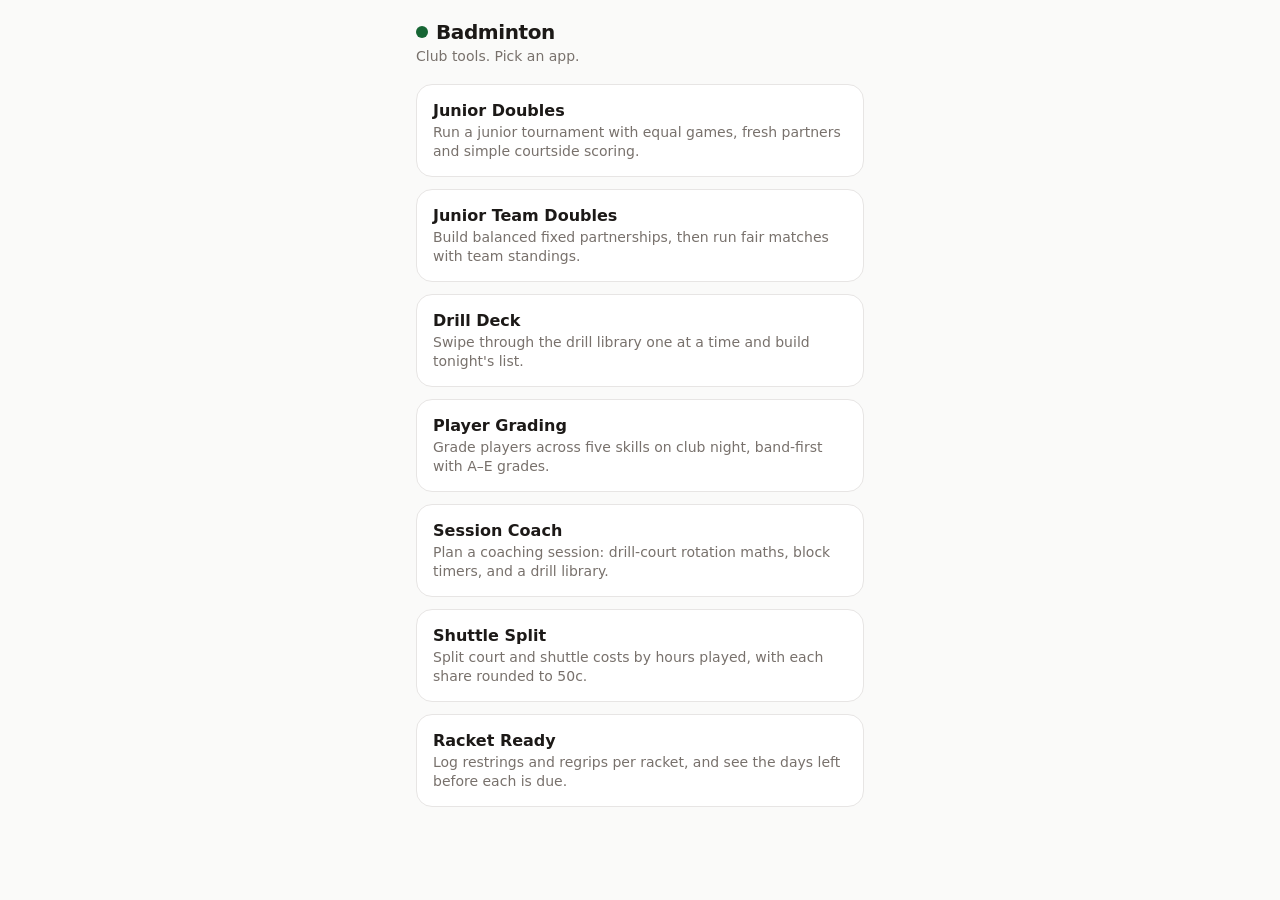
<file: index.html>
<!DOCTYPE html>
<html lang="en">
<head>
<meta charset="UTF-8">
<meta name="viewport" content="width=device-width, initial-scale=1, viewport-fit=cover">
<meta name="theme-color" content="#166534">
<meta name="robots" content="noindex">
<link rel="icon" href="data:image/svg+xml,%3Csvg xmlns='http://www.w3.org/2000/svg' viewBox='0 0 64 64'%3E%3Crect width='64' height='64' rx='14' fill='%23166534'/%3E%3Cpath d='M26 40 L15 12 Q32 4 49 12 L38 40 Q32 43 26 40 Z' fill='white'/%3E%3Cpath d='M29 39 L24 9 M35 39 L40 9' stroke='%23166534' stroke-width='3' fill='none'/%3E%3Crect x='24' y='44' width='16' height='11' rx='5.5' fill='white'/%3E%3C/svg%3E">
<title>Badminton</title>
<style>
  :root {
    --accent: #166534;
    --bg: #fafaf9;
    --line: #e7e5e4;
    --ink: #1c1917;
    --mut: #78716c;
  }
  * { box-sizing: border-box; -webkit-tap-highlight-color: transparent; }
  html, body { margin: 0; padding: 0; }
  body {
    background: var(--bg); color: var(--ink);
    font-family: ui-sans-serif, system-ui, -apple-system, "Segoe UI", Roboto, sans-serif;
  }
  .wrap { max-width: 480px; margin: 0 auto; padding: 20px 16px; }
  h1 { font-size: 20px; font-weight: 700; letter-spacing: -0.02em; margin: 0 0 4px; display: flex; align-items: center; gap: 8px; }
  h1 .dot { width: 12px; height: 12px; border-radius: 50%; background: var(--accent); }
  .sub { margin: 0 0 20px; font-size: 14px; color: var(--mut); }
  a.app { display: block; border: 1px solid var(--line); background: #fff; border-radius: 16px; padding: 16px; margin-bottom: 12px; text-decoration: none; color: inherit; }
  a.app:active { background: #f5f5f4; }
  a.app b { display: block; font-size: 16px; font-weight: 600; margin-bottom: 2px; }
  a.app span { font-size: 14px; color: var(--mut); }
</style>
</head>
<body>
<div class="wrap">
  <h1><span class="dot"></span>Badminton</h1>
  <p class="sub">Club tools. Pick an app.</p>

  <a class="app" href="tournament/">
    <b>Junior Doubles</b>
    <span>Run a junior tournament with equal games, fresh partners and simple courtside scoring.</span>
  </a>

  <a class="app" href="team-tournament/">
    <b>Junior Team Doubles</b>
    <span>Build balanced fixed partnerships, then run fair matches with team standings.</span>
  </a>

  <a class="app" href="drills/">
    <b>Drill Deck</b>
    <span>Swipe through the drill library one at a time and build tonight's list.</span>
  </a>

  <a class="app" href="grading/">
    <b>Player Grading</b>
    <span>Grade players across five skills on club night, band-first with A–E grades.</span>
  </a>

  <a class="app" href="coach/">
    <b>Session Coach</b>
    <span>Plan a coaching session: drill-court rotation maths, block timers, and a drill library.</span>
  </a>

  <a class="app" href="costs/">
    <b>Shuttle Split</b>
    <span>Split court and shuttle costs by hours played, with each share rounded to 50c.</span>
  </a>

  <a class="app" href="gear/">
    <b>Racket Ready</b>
    <span>Log restrings and regrips per racket, and see the days left before each is due.</span>
  </a>
</div>
</body>
</html>
</file>
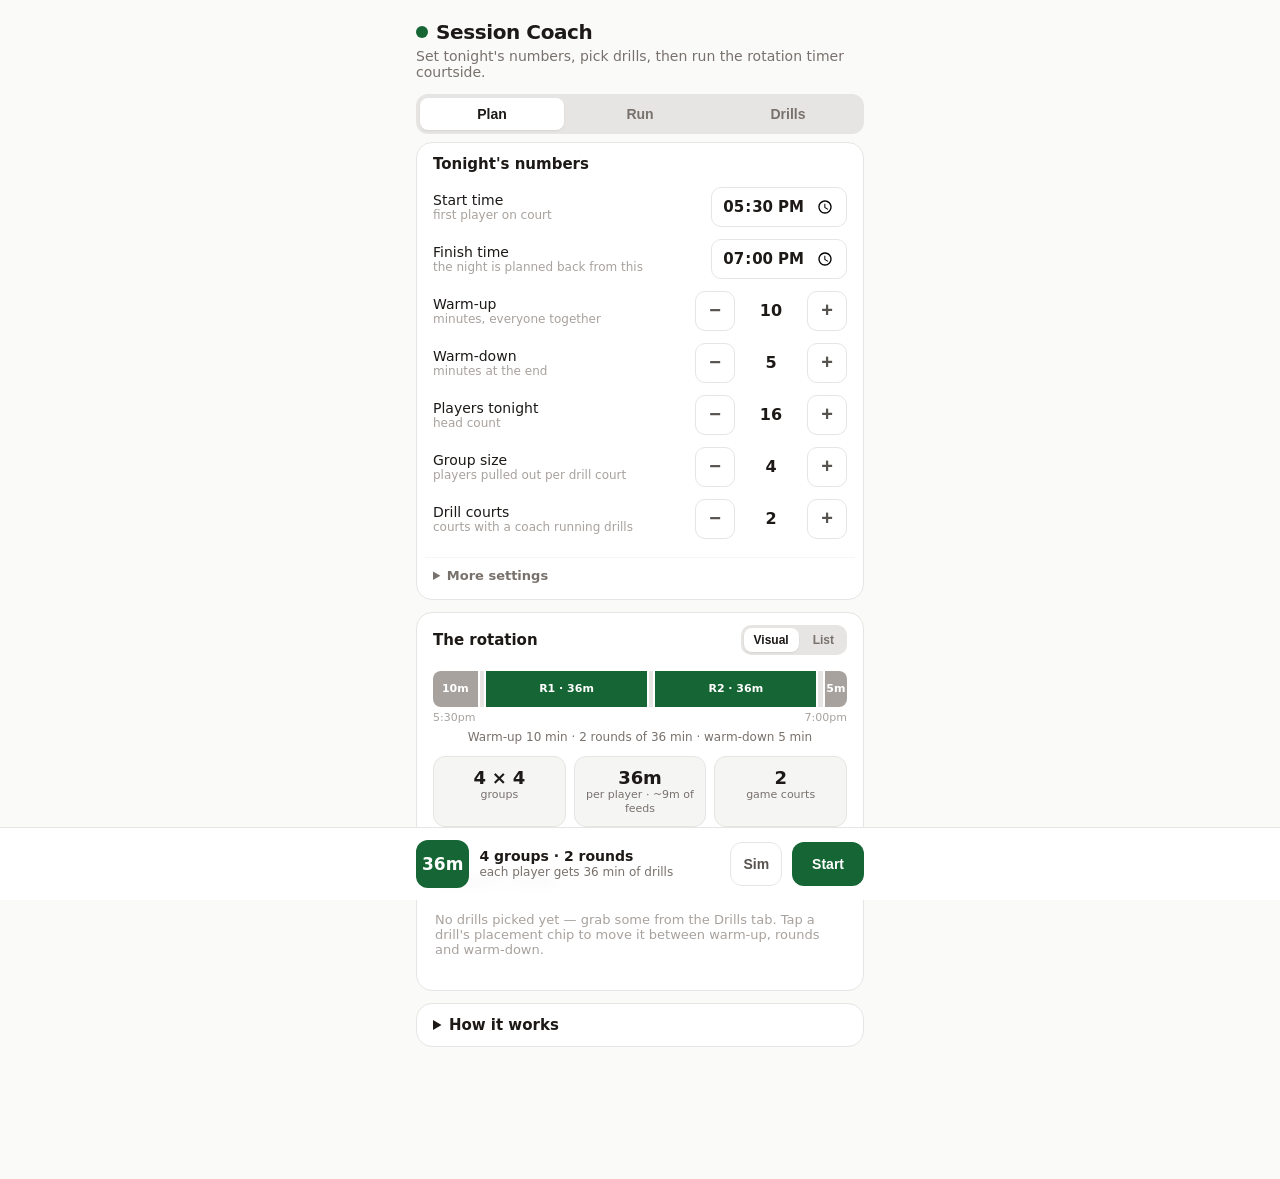
<file: coach/index.html>
<!DOCTYPE html>
<html lang="en">
<head>
<meta charset="UTF-8">
<meta name="viewport" content="width=device-width, initial-scale=1, viewport-fit=cover">
<meta name="theme-color" content="#166534">
<meta name="robots" content="noindex">
<meta name="apple-mobile-web-app-capable" content="yes">
<meta name="mobile-web-app-capable" content="yes">
<meta name="apple-mobile-web-app-title" content="Coach">
<link rel="icon" href="data:image/svg+xml,%3Csvg xmlns='http://www.w3.org/2000/svg' viewBox='0 0 64 64'%3E%3Crect width='64' height='64' rx='14' fill='%23166534'/%3E%3Cpath d='M26 40 L15 12 Q32 4 49 12 L38 40 Q32 43 26 40 Z' fill='white'/%3E%3Cpath d='M29 39 L24 9 M35 39 L40 9' stroke='%23166534' stroke-width='3' fill='none'/%3E%3Crect x='24' y='44' width='16' height='11' rx='5.5' fill='white'/%3E%3C/svg%3E">
<title>Session Coach</title>
<style>
  :root {
    --accent: #166534;
    --bg: #fafaf9;
    --card: #ffffff;
    --line: #e7e5e4;
    --ink: #1c1917;
    --mut: #78716c;
    --faint: #f5f5f4;
  }
  * { box-sizing: border-box; -webkit-tap-highlight-color: transparent; }
  html, body { margin: 0; padding: 0; }
  body {
    background: var(--bg); color: var(--ink);
    font-family: ui-sans-serif, system-ui, -apple-system, "Segoe UI", Roboto, sans-serif;
    padding-bottom: calc(120px + env(safe-area-inset-bottom));
  }
  .wrap { max-width: 480px; margin: 0 auto; }
  header { padding: 20px 16px 8px; }
  h1 { font-size: 20px; font-weight: 700; letter-spacing: -0.02em; margin: 0; display: flex; align-items: center; gap: 8px; }
  h1 .dot { width: 12px; height: 12px; border-radius: 50%; background: var(--accent); }
  header p { margin: 4px 0 0; font-size: 14px; color: var(--mut); }
  .tabs { position: sticky; top: 0; z-index: 10; background: var(--bg); padding: 6px 16px 8px; }
  .tabrow { display: grid; grid-template-columns: 1fr 1fr 1fr; gap: 4px; background: #e7e5e4; border-radius: 12px; padding: 4px; }
  .tabrow button { border: 0; background: transparent; padding: 8px; border-radius: 8px; font-size: 14px; font-weight: 600; color: var(--mut); cursor: pointer; }
  .tabrow button.on { background: #fff; color: var(--ink); box-shadow: 0 1px 2px rgba(0,0,0,.08); }
  main { padding: 0 16px; }
  .card { border: 1px solid var(--line); background: var(--card); border-radius: 16px; margin-bottom: 12px; overflow: hidden; }
  .card h2 { font-size: 15px; font-weight: 600; margin: 0; padding: 12px 16px 4px; }
  .steps { padding: 4px 8px 8px; }
  .step { display: flex; align-items: center; gap: 8px; padding: 6px 8px; }
  .step .lab { flex: 1; font-size: 14px; }
  .step .lab small { display: block; font-size: 12px; color: #a8a29e; }
  .step .pm, .runplayers .pm { width: 40px; height: 40px; border: 1px solid var(--line); background: #fff; border-radius: 10px; font-size: 20px; font-weight: 600; color: #57534e; cursor: pointer; }
  .step .pm:active, .runplayers .pm:active { background: var(--faint); }
  .step .val { width: 56px; text-align: center; font-size: 16px; font-weight: 700; font-variant-numeric: tabular-nums; }
  .step input[type="time"] { border: 1px solid var(--line); background: #fff; border-radius: 10px; padding: 8px 10px; font: inherit; font-size: 15px; font-weight: 700; color: var(--ink); }
  .seg { display: flex; gap: 4px; background: #e7e5e4; border-radius: 10px; padding: 3px; flex: 0 0 auto; }
  .step.stack { flex-direction: column; align-items: stretch; gap: 6px; }
  .step.stack .seg button { flex: 1; }
  .seg button { border: 0; background: transparent; padding: 8px 12px; border-radius: 8px; font-size: 13px; font-weight: 600; color: var(--mut); cursor: pointer; white-space: nowrap; }
  .seg button.on { background: #fff; color: var(--ink); box-shadow: 0 1px 2px rgba(0,0,0,.08); }
  details.more { border-top: 1px solid var(--faint); margin: 4px 8px 8px; padding: 0 0 2px; }
  details.more summary { cursor: pointer; font-size: 13px; font-weight: 600; color: var(--mut); padding: 10px 8px 6px; list-style-position: inside; }
  details.guide summary { cursor: pointer; font-size: 15px; font-weight: 600; padding: 12px 16px; }
  .gbody { padding: 0 16px 14px; font-size: 14px; line-height: 1.45; color: #44403c; }
  .gbody h3 { font-size: 12px; text-transform: uppercase; letter-spacing: .04em; color: #a8a29e; margin: 12px 0 2px; font-weight: 700; }
  .gbody p { margin: 4px 0; }
  .gbody ol { margin: 4px 0 10px; padding-left: 20px; }
  .gbody ol li { margin: 0 0 8px; }
  details.fine { border-top: 1px solid var(--faint); margin-top: 8px; }
  details.fine summary { cursor: pointer; font-size: 13px; font-weight: 600; color: var(--mut); padding: 8px 0 4px; }
  .cardhead { display: flex; align-items: center; justify-content: space-between; padding: 12px 16px 0; }
  .cardhead h2 { padding: 0; }
  .seg.mini button { padding: 5px 10px; font-size: 12px; }
  .tl { display: flex; gap: 2px; border-radius: 8px; overflow: hidden; margin: 12px 0 4px; height: 36px; }
  .tl .sg { display: flex; align-items: center; justify-content: center; font-size: 11px; font-weight: 700; color: #fff; overflow: hidden; white-space: nowrap; }
  .tl .sg.warm, .tl .sg.down { background: #a8a29e; }
  .tl .sg.round { background: var(--accent); }
  .tl .sg.brk { background: #e7e5e4; }
  .tlx { display: flex; justify-content: space-between; font-size: 11px; color: #a8a29e; margin-bottom: 6px; }
  .tlcap { font-size: 12px; color: var(--mut); margin: 0 0 12px; text-align: center; }
  .tiles { display: grid; grid-template-columns: repeat(3, 1fr); gap: 8px; margin: 0 0 6px; }
  .tile { border: 1px solid var(--line); border-radius: 12px; padding: 10px 8px; text-align: center; background: var(--faint); }
  .tile b { display: block; font-size: 18px; font-weight: 700; letter-spacing: -0.01em; }
  .tile small { font-size: 11px; color: var(--mut); line-height: 1.3; display: block; }
  .summary { padding: 4px 16px 14px; }
  .summary .row { display: grid; grid-template-columns: 96px 1fr; gap: 10px; padding: 5px 0; font-size: 14px; }
  .summary .row span { color: var(--mut); }
  .summary .row b { font-weight: 600; line-height: 1.35; }
  .summary .warn { margin-top: 8px; font-size: 13px; color: #b45309; background: #fffbeb; border: 1px solid #fde68a; border-radius: 10px; padding: 8px 10px; }
  .summary .bad { color: #dc2626; background: #fef2f2; border-color: #fecaca; }
  .tonight { padding: 4px 12px 12px; }
  .theader { font-size: 12px; font-weight: 700; text-transform: uppercase; letter-spacing: .04em; color: #a8a29e; margin: 10px 6px 6px; }
  .twrap { border: 1px solid var(--line); border-radius: 12px; margin-bottom: 6px; background: #fff; overflow: hidden; }
  .titem { display: flex; align-items: center; gap: 6px; padding: 8px 10px; }
  .titem .place { flex: 0 0 auto; width: 56px; border: 1px solid var(--line); background: var(--faint); color: #57534e; border-radius: 8px; padding: 7px 0; font-size: 11px; font-weight: 700; cursor: pointer; }
  .titem .n { flex: 1; min-width: 0; font-size: 14px; font-weight: 500; white-space: nowrap; overflow: hidden; text-overflow: ellipsis; cursor: pointer; }
  .titem .n small { display: block; font-weight: 400; font-size: 12px; color: #a8a29e; }
  .titem button.mv, .titem button.x { width: 34px; height: 34px; border: 1px solid var(--line); background: #fff; border-radius: 8px; color: #57534e; font-size: 14px; cursor: pointer; flex: 0 0 auto; }
  .titem button.x { color: #dc2626; border-color: #fecaca; }
  .placerow { border-top: 1px solid var(--faint); padding: 8px 10px; }
  .placerow .seg button { flex: 1; }
  .thint { font-size: 13px; color: #a8a29e; padding: 0 6px 8px; }
  .chips { display: flex; gap: 6px; overflow-x: auto; padding: 2px 0 10px; scrollbar-width: none; }
  .chips::-webkit-scrollbar { display: none; }
  .chips button { flex: 0 0 auto; border: 1px solid var(--line); background: #fff; color: var(--mut); border-radius: 999px; padding: 6px 12px; font-size: 13px; font-weight: 600; cursor: pointer; white-space: nowrap; }
  .chips button.on { background: var(--ink); border-color: var(--ink); color: #fff; }
  .drill { border: 1px solid var(--line); background: #fff; border-radius: 16px; margin-bottom: 10px; overflow: hidden; }
  .dhead { display: flex; align-items: center; gap: 10px; padding: 12px; cursor: pointer; }
  .dhead .n { flex: 1; min-width: 0; }
  .dhead .n b { display: block; font-size: 15px; font-weight: 600; }
  .dhead .n small { font-size: 12px; color: #a8a29e; }
  .dhead .add { flex: 0 0 auto; border: 1px solid var(--line); background: #fff; color: #57534e; border-radius: 999px; padding: 7px 12px; font-size: 13px; font-weight: 600; cursor: pointer; }
  .dhead .add.in { background: var(--accent); border-color: var(--accent); color: #fff; }
  .dbody { border-top: 1px solid var(--faint); padding: 10px 14px 14px; font-size: 14px; line-height: 1.4; color: #44403c; }
  .dbody .sec { margin-top: 8px; }
  .dbody .sec b { display: block; font-size: 12px; text-transform: uppercase; letter-spacing: .04em; color: #a8a29e; margin-bottom: 2px; font-weight: 700; }
  .dbody ul { margin: 2px 0 0; padding-left: 18px; }
  .dbody li { margin: 2px 0; }
  .lv { display: inline-flex; gap: 4px; margin-left: 6px; vertical-align: 1px; }
  .lv i { font-style: normal; font-size: 10px; font-weight: 700; color: #fff; background: #a8a29e; border-radius: 4px; padding: 1px 4px; }
  .lv i.B { background: #0369a1; } .lv i.I { background: #b45309; } .lv i.S { background: #15803d; }
  .runcard { border: 1px solid var(--line); background: #fff; border-radius: 20px; padding: 20px 16px; text-align: center; margin-bottom: 12px; }
  .runcard .blab { font-size: 16px; font-weight: 700; }
  .runcard .bsub { font-size: 13px; color: var(--mut); margin-top: 2px; }
  .bigtime { font-size: 72px; font-weight: 700; letter-spacing: -0.03em; font-variant-numeric: tabular-nums; line-height: 1.1; margin: 8px 0 4px; }
  .bigtime.paused { color: #a8a29e; }
  .bigtime.low { color: #b45309; }
  .bigtime.over { color: #dc2626; }
  .bprog { font-size: 13px; color: #a8a29e; }
  .overhint { margin-top: 8px; font-size: 13px; font-weight: 600; color: #dc2626; }
  .nextup { font-size: 13px; color: var(--mut); border-top: 1px solid var(--faint); margin-top: 12px; padding-top: 10px; }
  .nextup b { font-weight: 600; color: #44403c; }
  .cutbtn { display: block; width: 100%; border: 1px solid var(--line); background: #fff; color: #57534e; border-radius: 12px; padding: 12px; font-size: 14px; font-weight: 600; margin-bottom: 12px; }
  .runplayers { display: flex; align-items: center; gap: 10px; border: 1px solid var(--line); background: #fff; border-radius: 12px; padding: 8px 12px; margin-bottom: 12px; font-size: 14px; }
  .runplayers .rl { flex: 1; color: #57534e; font-weight: 600; }
  .runplayers b { min-width: 32px; text-align: center; font-size: 16px; font-variant-numeric: tabular-nums; }
  .endbtn { display: block; width: 100%; border-radius: 12px; padding: 12px; margin-bottom: 12px; color: #dc2626; border-color: #fecaca; }
  .upcard { border: 1px solid var(--line); background: #fff; border-radius: 16px; margin-bottom: 12px; padding: 6px 14px 10px; }
  .upcard h3 { font-size: 12px; text-transform: uppercase; letter-spacing: .04em; color: #a8a29e; margin: 8px 0 4px; font-weight: 700; }
  .up { display: flex; gap: 8px; padding: 5px 0; font-size: 13px; align-items: baseline; border-top: 1px solid var(--faint); }
  .up:first-of-type { border-top: 0; }
  .up .ut { color: #a8a29e; min-width: 56px; font-variant-numeric: tabular-nums; }
  .up .ul { flex: 1; color: #44403c; font-weight: 500; }
  .up .um { color: #a8a29e; }
  .up.brk .ul { color: #a8a29e; font-weight: 400; }
  .empty { margin-top: 24px; border: 1px dashed #d6d3d1; background: #fff; border-radius: 16px; padding: 40px 16px; text-align: center; }
  .empty p { margin: 0; }
  .empty .b { font-weight: 600; color: #57534e; }
  .empty .s { font-size: 14px; color: #a8a29e; margin-top: 4px; }
  .barwrap { position: fixed; left: 0; right: 0; bottom: 0; z-index: 20; border-top: 1px solid var(--line); background: rgba(255,255,255,.96); backdrop-filter: blur(6px); padding-bottom: env(safe-area-inset-bottom); }
  .bar { max-width: 480px; margin: 0 auto; display: flex; align-items: center; gap: 10px; padding: 12px 16px; }
  .gchip { min-width: 48px; height: 48px; border-radius: 12px; color: #fff; font-size: 17px; font-weight: 700; display: flex; align-items: center; justify-content: center; flex: 0 0 auto; background: #d6d3d1; padding: 0 6px; font-variant-numeric: tabular-nums; }
  .meta { line-height: 1.2; flex: 1; min-width: 0; }
  .meta .l1 { font-size: 14px; font-weight: 600; white-space: nowrap; overflow: hidden; text-overflow: ellipsis; }
  .meta .l2 { font-size: 12px; color: var(--mut); white-space: nowrap; overflow: hidden; text-overflow: ellipsis; }
  .btn { border: 0; border-radius: 12px; font-weight: 700; cursor: pointer; }
  .go { background: var(--accent); color: #fff; padding: 14px 20px; font-size: 14px; flex: 0 0 auto; }
  .go:disabled { opacity: .4; }
  .ctl { border: 1px solid var(--line); background: #fff; color: #57534e; padding: 13px 12px; font-size: 14px; font-weight: 600; flex: 0 0 auto; }
  .ctl:disabled { opacity: .4; }
  .ctl.end { color: #dc2626; border-color: #fecaca; }
  .toast { position: fixed; left: 50%; top: 64px; transform: translateX(-50%); background: #1c1917; color: #fff; padding: 8px 16px; border-radius: 999px; font-size: 14px; font-weight: 500; box-shadow: 0 6px 20px rgba(0,0,0,.25); z-index: 30; opacity: 0; transition: opacity .2s; pointer-events: none; }
  .toast.show { opacity: 1; }
  .toast.act { pointer-events: auto; }
  .toast .tbtn { margin-left: 8px; border: 0; background: #57534e; color: #fff; border-radius: 999px; padding: 4px 12px; font-size: 13px; font-weight: 700; cursor: pointer; }
  .drift { font-size: 12px; color: #a8a29e; margin-top: 2px; min-height: 15px; }
  .drift.behind { color: #b45309; font-weight: 600; }
  .drift.ahead { color: #15803d; }
  .shuffle, .listbtn { display: block; width: 100%; border: 1px solid var(--line); background: #fff; color: #57534e; border-radius: 12px; padding: 12px; font-size: 14px; font-weight: 600; margin: 0 0 10px; cursor: pointer; }
  .deckbtns { display: flex; gap: 8px; margin: 0 0 10px; }
  .deckbtns button { flex: 1; padding: 14px; border-radius: 12px; font-size: 15px; font-weight: 700; cursor: pointer; }
  .deckbtns .skip { border: 1px solid var(--line); background: #fff; color: #57534e; }
  .deckbtns .take { border: 0; background: var(--accent); color: #fff; }
  .deckmeta { text-align: center; font-size: 12px; color: #a8a29e; margin: 0 0 10px; }
  .hidden { display: none !important; }
  @media (prefers-reduced-motion: reduce) { * { transition: none !important; } }
</style>
</head>
<body>
<div class="wrap">
  <header>
    <h1><span class="dot"></span>Session Coach</h1>
    <p>Set tonight's numbers, pick drills, then run the rotation timer courtside.</p>
  </header>

  <div class="tabs">
    <div class="tabrow">
      <button id="tab-plan" class="on" onclick="setTab('plan')">Plan</button>
      <button id="tab-run" onclick="setTab('run')">Run</button>
      <button id="tab-drills" onclick="setTab('drills')">Drills</button>
    </div>
  </div>

  <main id="view-plan">
    <section class="card">
      <h2>Tonight's numbers</h2>
      <div class="steps" id="steps"></div>
      <details class="more">
        <summary>More settings</summary>
        <div class="steps" id="extras"></div>
      </details>
    </section>
    <section class="card">
      <div class="cardhead"><h2>The rotation</h2><div class="seg mini" id="rotseg"></div></div>
      <div class="summary" id="summary"></div>
    </section>
    <section class="card">
      <h2>Tonight's drills</h2>
      <div class="tonight" id="tonight"></div>
    </section>
    <details class="card guide">
      <summary>How it works</summary>
      <div class="gbody">
        <ol>
          <li><b>Plan the night.</b> Set the times and player numbers above — the app works out the groups, the rounds, and how long each group gets on a drill court.</li>
          <li><b>Pick drills.</b> Add them from the Drills tab — browse the list, or tap <b>Shuffle</b> to be dealt one drill at a time. Tap the chip on each one to choose where it runs: warm-up (Start), the drill courts (Rounds), or warm-down (End).</li>
          <li><b>Run it.</b> Tap Start and follow the big timer. When a round's time is up it chimes — swap the groups and tap <b>Next</b>. Tapped Next by mistake? The toast offers <b>Undo</b> for a few seconds. The water break tells you exactly how many players to grab. (<b>Sim</b> rehearses the whole night in about 90 seconds.)</li>
          <li><b>Things change? Fine.</b> Running late shortens the remaining rounds automatically so the night still ends on time. Extra players walked in? Bump the head count on this tab, even mid-session.</li>
        </ol>
        <details class="fine">
          <summary>The fine print</summary>
          <h3>The maths</h3>
          <p>Players ÷ group size = groups. Groups ÷ drill courts = rounds. Round length = time left after warm-up, warm-down and breaks, shared equally. Odd leftover players form their own small group (default) or merge into the others up to a max size — see More settings.</p>
          <h3>The timing</h3>
          <p>The night is anchored to the finish time. Each round's length is worked out the moment it starts, from the time left. Held up 5 minutes? The remaining rounds each get a bit shorter. Finished early? They get longer. The warm-down is never shortened.</p>
          <p>Rounds never advance themselves — the clock counts up in red until you tap Next, so a chat with a parent can't derail the schedule. The run screen shows how far the night is ahead of or behind the original plan. Badly behind? <b>Cut a round</b>: one group misses drills, the rest keep round lengths worth having.</p>
          <h3>Drills</h3>
          <p>The rounds hold one drill for now — picking another from the library swaps it. Warm-up and warm-down split their minutes evenly across their drills. Every drill has an easier and harder variation for weaker and stronger groups.</p>
        </details>
      </div>
    </details>
  </main>

  <main id="view-run" class="hidden"></main>

  <main id="view-drills" class="hidden">
    <div class="chips" id="catchips"></div>
    <div class="chips" id="lvchips"></div>
    <div id="drilllist"></div>
  </main>
</div>

<div class="barwrap"><div class="bar" id="bar"></div></div>
<div class="toast" id="toast"></div>

<script>
// The routine this app plans: some courts are "drill courts" where a coach
// pulls a small group out for focused work; everyone else free-plays on the
// remaining "game courts". Groups rotate through the drill courts until every
// player has been coached. Warm-up and warm-down bookend the session and can
// carry whole-group drills. The night is anchored to a finish clock time:
// when a round starts, the time left is redistributed across the remaining
// rounds, so interruptions shorten rounds instead of overrunning the hall.
const CATS = {
  warmup: "Warm-up", footwork: "Footwork", strokes: "Strokes",
  net: "Net", serve: "Serving", games: "Games", fun: "Fun"
};
const LEVELS = { B: "Beginner", I: "Improver", S: "Strong" };

// Drill library. min = suggested minutes with one group; lv = which levels it
// suits. Every drill carries an easier/harder variation so the same drill can
// run for a weaker or stronger group — that's the mixed-levels strategy.
const DRILLS = [
  { key:"waynes", name:"Wayne-robics", cat:"warmup", lv:["B","I","S"], min:5, need:"Racquet each — and Wayne",
    setup:"Everyone spread out facing the coach, racquet in hand.",
    run:"Wayne's routine — players stand in place and follow the coach's racquet and footwork patterns. Wayne knows the moves.",
    pts:["Wayne runs this one","Follow the racquet, not just the feet"],
    easier:"Slower patterns.", harder:"Faster patterns, add a split-step between moves." },
  { key:"lines", name:"Court-line runs", cat:"warmup", lv:["B","I","S"], min:5, need:"Nothing",
    setup:"Everyone on the back line, facing the net.",
    run:"Coach calls a line — 'short service line!', 'net!' — players chassé to touch it and return. Keep the calls coming for 3–4 minutes.",
    pts:["Side-steps, not crossed feet","Stay low with knees bent","Touch the line with your hand"],
    easier:"Jog instead of chassé.", harder:"Racquet in hand; finish every run with a shadow lunge." },
  { key:"scramble", name:"Shuttle scramble", cat:"warmup", lv:["B","I"], min:5, need:"20+ shuttles, one hoop or box per team",
    setup:"Scatter shuttles over the court. Teams of 3–4 in the corners, each with a hoop.",
    run:"On go, players fetch one shuttle at a time back to their hoop. Most shuttles when the court is empty wins.",
    pts:["Bend the knees to pick up, don't stoop","Quick small steps","Heads up — don't collide"],
    easier:"Fast walking only.", harder:"Carry each shuttle back balanced on the racquet face." },
  { key:"mirror", name:"Mirror moves", cat:"warmup", lv:["B","I","S"], min:5, need:"Nothing",
    setup:"Pairs face each other a couple of metres apart.",
    run:"The leader chassés, lunges and jumps around their space; the partner mirrors everything. 30 seconds, then swap.",
    pts:["Split-step before each move","Stay on the toes","Racquet arm up as if ready"],
    easier:"Side-to-side steps only.", harder:"Add jump-smash and dive-lunge shadows." },
  { key:"keepup", name:"Racquet keep-ups", cat:"warmup", lv:["B","I"], min:4, need:"Shuttle and racquet each",
    setup:"A shuttle and racquet per player, spread out anywhere.",
    run:"How many keep-ups in 60 seconds? Two attempts, best score counts.",
    pts:["Flat strings facing the ceiling","Soft taps, not hits","Move the feet under the shuttle"],
    easier:"Use a balloon.", harder:"Alternate forehand and backhand faces every tap." },
  { key:"coachsays", name:"Coach says", cat:"warmup", lv:["B"], min:5, need:"Nothing",
    setup:"Everyone spread out facing the coach.",
    run:"Simon-says with badminton actions: split-step, lunge, chassé left, jump-smash shadow. No 'coach says' — anyone who moves is out for 5 star jumps.",
    pts:["Demand quality actions, not token ones","Speed up the calls as they warm up"],
    easier:"No eliminations — just play.", harder:"Chain two actions per call: 'split-step then lunge left'." },

  { key:"corners", name:"Six-corner shadow", cat:"footwork", lv:["I","S"], min:8, need:"Nothing",
    setup:"One player per half-court standing at their base; coach at the net facing them.",
    run:"Coach points to a corner; players split-step, travel, shadow the shot and recover to base. Work 30–40 seconds, rest while the next pair goes.",
    pts:["Split-step the moment the coach points","Lunge with the racquet-side leg","Get back to base before the next point"],
    easier:"Front two and back two corners only.", harder:"Faster calls, and a full racquet swing at every corner." },
  { key:"fan", name:"Shuttle fan runs", cat:"footwork", lv:["B","I","S"], min:8, need:"5 shuttles per player going",
    setup:"Five shuttles spread along the net; player starts on the back line, centre.",
    run:"Run in, bring one shuttle back to the back line at a time. Time each player; rest between turns while others go.",
    pts:["Low pick-up with bent knees","Push off hard out of the turn","Pace it — don't die at shuttle three"],
    easier:"Three shuttles.", harder:"Carry each shuttle on the racquet face." },
  { key:"splitstep", name:"Split-step reaction", cat:"footwork", lv:["B","I","S"], min:6, need:"Nothing",
    setup:"Players in a line along the service line facing the coach.",
    run:"Coach claps, then points left, right or forward. Players split-step on the clap and push off in the pointed direction, then recover.",
    pts:["Land toes-first with a wide base","Push off the outside foot","Small hop, not a big jump"],
    easier:"Longer pause between clap and point.", harder:"Point a second direction before they finish recovering." },

  { key:"lift", name:"Lunge and lift", cat:"strokes", lv:["B","I"], min:8, need:"Box of shuttles",
    setup:"Coach at the net with shuttles; player starts mid-court.",
    run:"Coach hand-feeds low at the net; player lunges, lifts high to the back tram and recovers to base. 8 feeds each, then rotate the group.",
    pts:["Reach with the racquet-side leg","Long swing from knee height up","Recover to base after every shot"],
    easier:"Player starts closer to the net; feed slower.", harder:"Alternate forehand and backhand net corners." },
  { key:"clear", name:"Overhead clear from feed", cat:"strokes", lv:["I","S"], min:8, need:"Shuttles, 2 cones for the target zone",
    setup:"Coach feeds high from mid-court; player waits at the back. Cone off a back-tram target zone on the far side.",
    run:"Player clears each feed into the target zone. 8 each, rotate, count zone hits out loud.",
    pts:["Turn side-on, non-racquet arm up","Hit it high and in front of you","Full follow-through"],
    easier:"Shorter hand feed, target is anywhere past the doubles service line.", harder:"Alternate straight and cross-court clears." },
  { key:"drop", name:"Clear–drop ladder", cat:"strokes", lv:["I","S"], min:8, need:"Shuttles, cones in the front court",
    setup:"Coach feeds high serves; cones mark a front-court target either side.",
    run:"Player alternates a clear then a drop shot at the cones. 8 feeds each, rotate.",
    pts:["Same preparation for both shots","Slow the strings for the drop","Drop travels down, not flat"],
    easier:"All drops, no alternating.", harder:"Coach calls 'clear' or 'drop' late, after the feed is up." },
  { key:"smash", name:"Smash from feed", cat:"strokes", lv:["I","S"], min:8, need:"Shuttles, 2 cones mid-court",
    setup:"Coach feeds a high mid-court feed; two cones mark the smash target corridor.",
    run:"Player smashes each feed between the cones, then resets to ready position. 6 each, rotate often — smashing is tiring.",
    pts:["Contact in front of the body","Hit down steeply, not far","Snap and follow through, then racquet back up"],
    easier:"Standing smash from a close, friendly feed.", harder:"Smash, then sprint in to kill a second feed at the net." },
  { key:"drive", name:"Drive rally pairs", cat:"strokes", lv:["I","S"], min:6, need:"A shuttle per pair",
    setup:"Pairs face each other mid-court across the net.",
    run:"Keep a flat drive rally going as long as possible. Best streak out of three attempts wins.",
    pts:["Racquet up between every shot","Short, punchy swing","Strings facing where you want it to go"],
    easier:"Allow a gentle arc over the net.", harder:"Backhand drives only." },

  { key:"hairpin", name:"Tight net shots", cat:"net", lv:["B","I","S"], min:7, need:"Box of shuttles",
    setup:"Player in the front court; coach feeds loose net shots from the other side.",
    run:"Player steps in and plays a tight hairpin back over. Score a point if it lands inside the service line. 8 each, rotate.",
    pts:["Relaxed grip, strings slide under the shuttle","Take it as early and high as you can","Lunge in, don't stand and reach"],
    easier:"Let them catch the shuttle on the strings and place it over.", harder:"Alternate straight and cross-court net shots." },
  { key:"netkill", name:"Net-kill reaction", cat:"net", lv:["I","S"], min:6, need:"Box of shuttles",
    setup:"Player at the net, racquet up; coach flicks loose feeds just above the tape.",
    run:"Player taps each one down for a kill. 8 each, rotate.",
    pts:["Racquet up before the feed comes","Short tap, no backswing","Don't touch the net — control the follow-through"],
    easier:"Higher, slower feeds.", harder:"Mix in one tight feed that must be hairpinned instead of killed — they have to read it." },
  { key:"triangle", name:"Drop–net–lift triangle", cat:"net", lv:["S"], min:8, need:"A shuttle per pair",
    setup:"Two players per half-court, one either side of the net.",
    run:"Fixed pattern: A lifts, B drops, A plays a net shot, B lifts, and it repeats the other way. Keep the pattern alive as long as possible.",
    pts:["Recover between every shot","Quality beats speed — keep the pattern alive","Tight net shots, deep lifts"],
    easier:"Coach plays one side of the pattern.", harder:"After six shots the rally goes open — play the point out." },

  { key:"lowserve", name:"Low serve targets", cat:"serve", lv:["B","I","S"], min:7, need:"Shuttles, hoops or cones",
    setup:"Hoops just beyond the short service line in each box.",
    run:"10 backhand low serves each at the hoops. Count hits; rotate servers and shuttle collectors.",
    pts:["Contact below the waist","Push the shuttle, don't hit it","Skim the tape — low beats accurate"],
    easier:"Bigger target zone, forehand serve allowed.", harder:"Coach holds a racquet a hand above the tape — serve under it." },
  { key:"highserve", name:"High serve boxes", cat:"serve", lv:["B","I"], min:7, need:"Shuttles, cones for back boxes",
    setup:"Cone off target boxes in the back trams diagonally opposite the server.",
    run:"10 forehand high serves each into the box. Count hits; rotate.",
    pts:["Relaxed, long swing","Weight moves back foot to front","Shuttle should fall steeply, near the back line"],
    easier:"Target is anywhere behind the doubles service line.", harder:"Back tram only, and alternate which box." },
  { key:"servepressure", name:"Serve and return pressure", cat:"serve", lv:["S"], min:8, need:"Shuttles",
    setup:"Server vs returner on a half-court.",
    run:"Server serves low; returner attacks it; play the point out to a maximum of three shots. Five serves, then swap roles.",
    pts:["Server: mix in the occasional flick to keep them honest","Returner: racquet up, take the serve early","First three shots decide most rallies"],
    easier:"Cooperative returns, no point played.", harder:"Full rally, point counts, first to 5." },

  { key:"kotc", name:"King of the court 2v2", cat:"games", lv:["B","I","S"], min:10, need:"Shuttles",
    setup:"Two pairs on the drill court; coach feeds from the side.",
    run:"Coach feeds a rally in; play the point. Winning pair stays, coach gives the next feed. First pair to 5 points, then re-mix the pairs.",
    pts:["Give each game one focus: 'serve low', 'cover your partner'","Feed to the weaker side sometimes — everyone hits"],
    easier:"Coach feeds friendly, high feeds.", harder:"Losing pair does the next feed as a proper low serve." },
  { key:"attackdef", name:"Attack vs defence 2v2", cat:"games", lv:["I","S"], min:10, need:"Shuttles",
    setup:"One pair attacks, one defends, on the drill court.",
    run:"Attackers may only hit downward or flat; defenders may only lift and block. Coach feeds a lift to start each rally. Swap roles after 5 rallies.",
    pts:["Defenders: low base, wide stance, racquet in front","Attackers: hit steep, not hard","Attackers stay front-and-back, defenders side-by-side"],
    easier:"Attackers start closer to the net; softer feeds.", harder:"A defensive winner counts double." },
  { key:"halfsingles", name:"Half-court singles ladder", cat:"games", lv:["I","S"], min:10, need:"Shuttles",
    setup:"Split the drill court down the middle: two half-court singles games side by side.",
    run:"First to 5. Winners play each other, losers play each other, repeat.",
    pts:["Half-court rewards length — clear deep, drop short","Recover to base between shots"],
    easier:"Rally to 3; serve anywhere.", harder:"Clears and drops only — no smashing on a half court." },
  { key:"targets", name:"Target zone doubles", cat:"games", lv:["B","I","S"], min:10, need:"Shuttles, cones",
    setup:"Normal 2v2 on the drill court, back tram coned off as the bonus zone.",
    run:"Normal scoring, but a shuttle landing in the bonus zone scores 2. First to 7.",
    pts:["Rewards length without saying 'hit it deeper'","Call the bonus shots loudly — players chase them"],
    easier:"Anywhere behind the doubles service line counts.", harder:"Net kills also score 2 — length or kill, nothing in between." },

  { key:"battleship", name:"Shuttle battleship", cat:"fun", lv:["B","I"], min:8, need:"8 shuttle tubes or tall cones, shuttles",
    setup:"Each team stands 4 tubes upright on their back tram — their ships.",
    run:"Teams take turns serving high; knock over all the enemy ships to win.",
    pts:["It's high-serve practice in disguise — long relaxed swing","Serve from behind the service line, proper technique or it doesn't count"],
    easier:"Throw the shuttle instead of serving.", harder:"Must serve from inside the service box, backhand serves score double." },
  { key:"aroundworld", name:"Around the world", cat:"fun", lv:["B","I","S"], min:8, need:"Box of shuttles",
    setup:"Players queue at one side; coach feeds from the other side of the net.",
    run:"Each player hits one shot then sprints to the back of the queue. Miss and you lose a life; three lives each, last player standing wins.",
    pts:["Get back in the queue fast — the drill punishes ball-watching","Watch the feed early, split-step before it"],
    easier:"Friendly feeds, unlimited lives, just keep it flowing.", harder:"Two shuttles in play at once." }
];

const SETKEY = "badminton-coach-settings-v2";
const PLANKEY = "badminton-coach-plan-v2";
const RUNKEY = "badminton-coach-run-v2";

// S = the numbers the maths runs on. Steppers and time inputs edit these.
const DEFAULTS = { start:"17:30", finish:"19:00", wu:10, wd:5, players:16, group:4, courts:4, coached:2, grace:1, cap:5, oddMode:"own", rotView:"visual", sound:"beep" };
const FIELDS = [
  { k:"wu", lab:"Warm-up", sub:"minutes, everyone together", step:5, min:0, max:30 },
  { k:"wd", lab:"Warm-down", sub:"minutes at the end", step:5, min:0, max:30 },
  { k:"players", lab:"Players tonight", sub:"head count", step:1, min:2, max:60 },
  { k:"group", lab:"Group size", sub:"players pulled out per drill court", step:1, min:2, max:8 },
  { k:"coached", lab:"Drill courts", sub:"courts with a coach running drills", step:1, min:1, max:6 }
];
const EXTRAS = [
  { k:"courts", lab:"Courts available", sub:"total, drills + games", step:1, min:1, max:8 },
  { k:"grace", lab:"Water break", sub:"minutes between rounds", step:1, min:0, max:5 },
  { k:"cap", lab:"Max group size", sub:"when merging — can't go below group size", step:1, min:2, max:10 }
];
const ALLFIELDS = FIELDS.concat(EXTRAS);
// Chime styles: oscillator type, base frequency, ring time, and optional
// vibrato (the whistle's warble). Square waves play quieter — they're harsh.
const SOUNDS = {
  beep:    { name:"Beep",    type:"sine",     f:880,  dur:0.30 },
  ding:    { name:"Ding",    type:"triangle", f:1568, dur:0.70 },
  whistle: { name:"Whistle", type:"square",   f:2200, dur:0.40, vibrato:{ f:30, depth:120 } },
  buzz:    { name:"Buzz",    type:"square",   f:220,  dur:0.35 }
};
const PLACES = [["start","Warm-up — everyone"],["rounds","Drill rounds"],["end","Warm-down — everyone"]];

function parseHM(s) {
  const m = /^(\d{1,2}):(\d{2})$/.exec(s || "");
  if (!m) return null;
  const h = +m[1], mm = +m[2];
  return (h < 24 && mm < 60) ? h*60 + mm : null;
}
function fmtHM(mins) { return `${String(Math.floor(mins/60)).padStart(2,"0")}:${String(mins%60).padStart(2,"0")}`; }
// "19:30" -> "7:30pm" for display; storage and inputs stay HH:MM.
function fmt12(hm) {
  const m = parseHM(hm);
  if (m == null) return hm;
  const h = Math.floor(m/60);
  return `${h % 12 || 12}:${String(m%60).padStart(2,"0")}${h < 12 ? "am" : "pm"}`;
}

let S = { ...DEFAULTS };
try {
  let s = JSON.parse(localStorage.getItem(SETKEY));
  if (!s) {
    // Migrate v1 settings: kids -> players, session length -> finish time.
    const old = JSON.parse(localStorage.getItem("badminton-coach-settings-v1"));
    if (old && typeof old === "object") {
      s = { ...old, players: old.kids };
      if (Number.isInteger(old.len)) s.finish = fmtHM(parseHM(DEFAULTS.start) + old.len);
    }
  }
  if (s && typeof s === "object") {
    ALLFIELDS.forEach(f => { if (Number.isInteger(s[f.k])) S[f.k] = Math.min(f.max, Math.max(f.min, s[f.k])); });
    if (parseHM(s.start) != null) S.start = s.start;
    if (parseHM(s.finish) != null) S.finish = s.finish;
    if (s.oddMode === "own" || s.oddMode === "merge") S.oddMode = s.oddMode;
    if (s.rotView === "visual" || s.rotView === "list") S.rotView = s.rotView;
    if (typeof s.sound === "string" && Object.hasOwn(SOUNDS, s.sound)) S.sound = s.sound;
  }
} catch {}
if (S.coached > S.courts) S.coached = S.courts;
if (S.cap < S.group) S.cap = S.group;

// plan = tonight's drills: [{k, place}] where place is start|rounds|end.
let plan = [];
try {
  let p = JSON.parse(localStorage.getItem(PLANKEY));
  if (!p) {
    const old = JSON.parse(localStorage.getItem("badminton-coach-plan-v1"));
    if (Array.isArray(old)) p = old.map(k => ({ k, place: defaultPlace(k) }));
  }
  if (Array.isArray(p)) plan = p.filter(x => x && typeof x === "object" &&
    DRILLS.some(d => d.key === x.k) && ["start","rounds","end"].includes(x.place));
} catch {}
function defaultPlace(key) {
  const d = DRILLS.find(x => x.key === key);
  return d && d.cat === "warmup" ? "start" : "rounds";
}

let run = null;   // { seq, i, endsAt, sessionEnd, speed, paused, remaining, plannedLen, blockStart }
let undoInfo = null;  // pre-Next snapshot of run, offered back briefly on the toast
let catFilter = "all", lvFilter = "all", expandedDrill = null, expandedTonight = null, placePicker = null;
let deck = null, deckX = null, deckY = null;   // one-at-a-time drill browsing
let audio = null, wakeLock = null;

function persistS() { try { localStorage.setItem(SETKEY, JSON.stringify(S)); } catch {} }
function persistPlan() { try { localStorage.setItem(PLANKEY, JSON.stringify(plan)); } catch {} }
function persistRun() { try { run ? localStorage.setItem(RUNKEY, JSON.stringify(run)) : localStorage.removeItem(RUNKEY); } catch {} }
const UNDO_MS = 6000;
function toast(msg, undoable) {
  const t = document.getElementById("toast");
  if (undoable) t.innerHTML = `${msg}<button class="tbtn" onclick="undoNext()">Undo</button>`;
  else t.textContent = msg;
  t.classList.toggle("act", !!undoable);
  t.classList.add("show");
  clearTimeout(toast._t); toast._t = setTimeout(() => t.classList.remove("show"), undoable ? UNDO_MS : 1600);
}

// How players split into groups, honouring the odd-players setting: a
// leftover either forms its own small group, or merges into the others up
// to the max cap — falling back to its own group if it can't fully fit.
function groupSizes(n) {
  if (n <= 0) return [];
  const base = Math.floor(n / S.group), rem = n % S.group;
  const sizes = Array(base).fill(S.group);
  if (rem) {
    if (S.oddMode === "merge" && base && rem <= base * (S.cap - S.group)) {
      // Spread the leftovers one per group, round-robin, so sizes stay
      // even (5·5·5·4) instead of one group filling to the cap first.
      let left = rem, i = 0;
      while (left) {
        if (sizes[i % sizes.length] < S.cap) { sizes[i % sizes.length]++; left--; }
        i++;
      }
    } else sizes.push(rem);
  }
  return sizes;
}

// The rotation maths. Everything on the Plan tab derives from this.
function calc() {
  const startM = parseHM(S.start), finishM = parseHM(S.finish);
  const len = (startM != null && finishM != null) ? finishM - startM : 0;
  const sizes = groupSizes(S.players);
  const groups = sizes.length;
  const courtsUsed = Math.min(S.coached, groups);
  const rounds = Math.ceil(groups / courtsUsed);
  // One water/swap break before each round (except a round that opens the
  // night) and one before the warm-down.
  const graceCount = Math.max(0, rounds - (S.wu > 0 ? 0 : 1)) + (S.wd > 0 ? 1 : 0);
  const drillTime = len - S.wu - S.wd - graceCount * S.grace;
  const slot = Math.floor(drillTime / rounds);
  const lastRoundCourts = groups - (rounds - 1) * courtsUsed;
  return { len, sizes, groups, courtsUsed, rounds, graceCount, drillTime, slot, lastRoundCourts,
           valid: len > 0 && drillTime > 0 && slot >= 1 };
}

function setTab(tab) {
  ["plan","run","drills"].forEach(t => {
    document.getElementById("tab-"+t).classList.toggle("on", t===tab);
    document.getElementById("view-"+t).classList.toggle("hidden", t!==tab);
  });
  setTab.current = tab;
  if (tab === "plan") renderPlan();
  if (tab === "run") renderRun();
  if (tab === "drills") renderDrills();
  renderBar();
}
setTab.current = "plan";

function adjust(k, dir) {
  const f = ALLFIELDS.find(x => x.k === k);
  S[k] = Math.min(f.max, Math.max(f.min, S[k] + dir * f.step));
  // Can't coach on more courts than exist, and merged groups can't be
  // capped below the target group size.
  if (S.coached > S.courts) S.coached = S.courts;
  if (S.cap < S.group) S.cap = S.group;
  persistS();
  if (run && ["players","group","coached","courts","cap","grace"].includes(k)) rebuildFutureRounds();
  renderPlan(); renderBar();
  if (run && setTab.current === "run") renderRun();
}
function setSound(k) {
  S.sound = k;
  persistS();
  initAudio(); chime(4);   // instant preview, exactly as heard at time-up
  renderPlan();
}
function setOdd(m) {
  S.oddMode = m;
  persistS();
  if (run) rebuildFutureRounds();
  renderPlan(); renderBar();
}
function setTime(k, v) {
  if (parseHM(v) == null) return;
  S[k] = v;
  persistS(); renderPlan(); renderBar();
}

function stepRow(f) {
  return `<div class="step">
    <div class="lab">${f.lab}<small>${f.sub}</small></div>
    <button class="pm" onclick="adjust('${f.k}',-1)" aria-label="decrease">−</button>
    <div class="val">${S[f.k]}</div>
    <button class="pm" onclick="adjust('${f.k}',1)" aria-label="increase">+</button>
  </div>`;
}

function setRotView(v) { S.rotView = v; persistS(); renderPlan(); }

// Visual form of the rotation summary: a proportional timeline of the
// night plus three stat tiles. Toggled against the row list via rotView.
function rotationVisual(c) {
  const segs = [];
  if (S.wu > 0) segs.push({ cls:"warm", m:S.wu, lab:`${S.wu}m` });
  for (let r = 0; r < c.rounds; r++) {
    if (S.grace > 0 && (r > 0 || S.wu > 0)) segs.push({ cls:"brk", m:S.grace, lab:"" });
    segs.push({ cls:"round", m:c.slot, lab: c.rounds > 3 ? `R${r+1}` : `R${r+1} · ${c.slot}m` });
  }
  if (S.wd > 0) {
    if (S.grace > 0) segs.push({ cls:"brk", m:S.grace, lab:"" });
    segs.push({ cls:"down", m:S.wd, lab:`${S.wd}m` });
  }
  const bar = `<div class="tl">${segs.map(s =>
    `<div class="sg ${s.cls}" style="width:${(s.m / c.len * 100).toFixed(2)}%">${s.lab}</div>`).join("")}</div>
    <div class="tlx"><span>${fmt12(S.start)}</span><span>${fmt12(S.finish)}</span></div>
    <div class="tlcap">Warm-up ${S.wu} min · ${c.rounds} round${c.rounds===1?"":"s"} of ${c.slot} min · warm-down ${S.wd} min</div>`;
  const uniform = c.sizes.every(x => x === c.sizes[0]);
  const gameCourts = Math.max(0, S.courts - S.coached);
  const tiles = `<div class="tiles">
    <div class="tile"><b>${uniform ? `${c.groups} × ${c.sizes[0]}` : c.groups}</b><small>${uniform ? "groups" : `groups · ${c.sizes.join("·")}`}</small></div>
    <div class="tile"><b>${c.slot}m</b><small>per player · ~${Math.max(1, Math.round(c.slot / S.group))}m of feeds</small></div>
    <div class="tile"><b>${gameCourts}</b><small>game court${gameCourts===1?"":"s"}</small></div>
  </div>`;
  return bar + tiles;
}

function renderPlan() {
  document.getElementById("steps").innerHTML = `
    <div class="step">
      <div class="lab">Start time<small>first player on court</small></div>
      <input type="time" value="${S.start}" onchange="setTime('start',this.value)">
    </div>
    <div class="step">
      <div class="lab">Finish time<small>the night is planned back from this</small></div>
      <input type="time" value="${S.finish}" onchange="setTime('finish',this.value)">
    </div>` + FIELDS.map(stepRow).join("");
  document.getElementById("extras").innerHTML = EXTRAS.map(stepRow).join("") + `
    <div class="step">
      <div class="lab">Odd players<small>leftovers form their own group, or merge in</small></div>
      <div class="seg">
        <button class="${S.oddMode==="own"?"on":""}" onclick="setOdd('own')">Own group</button>
        <button class="${S.oddMode==="merge"?"on":""}" onclick="setOdd('merge')">Merge in</button>
      </div>
    </div>
    <div class="step stack">
      <div class="lab">Chime<small>tap one to hear it — plays at every block change</small></div>
      <div class="seg">
        ${Object.entries(SOUNDS).map(([k, s]) =>
          `<button class="${S.sound===k?"on":""}" onclick="setSound('${k}')">${s.name}</button>`).join("")}
      </div>
    </div>`;

  const c = calc();
  const uniform = c.sizes.every(x => x === c.sizes[0]);
  const groupsTxt = uniform
    ? `${c.groups} group${c.groups===1?"":"s"} of ${c.sizes[0]}`
    : `${c.groups} groups — ${c.sizes.join(" · ")}`;
  const rows = [
    ["Session", c.len > 0 ? `${c.len} min (${fmt12(S.start)}–${fmt12(S.finish)})` : "finish must be after the start"],
    ["Groups", groupsTxt],
    ["Game courts", `${Math.max(0, S.courts - S.coached)} of ${S.courts} — players not in drills play here`],
    ["Rounds", `${c.rounds} × ${c.valid ? c.slot : "–"} min`],
    ["Per player", c.valid ? `${c.slot} min in drills — roughly ${Math.max(1, Math.round(c.slot / S.group))} min each on the coach's feed` : "–"],
    ["Breaks", S.grace > 0 ? `${c.graceCount} × ${S.grace} min for water and swaps` : "none"]
  ];
  let warn = "";
  if (c.len <= 0) warn = `<div class="warn bad">Finish time must be after the start time.</div>`;
  else if (!c.valid) warn = `<div class="warn bad">No time left for drills — warm-up, warm-down and breaks don't fit in ${c.len} minutes with ${c.rounds} rounds.</div>`;
  else if (c.slot < 6) warn = `<div class="warn">Rounds of ${c.slot} min are very short. Bigger groups, another drill court, or a shorter warm-up would give each group more time.</div>`;
  if (c.valid && c.lastRoundCourts < c.courtsUsed) warn += `<div class="warn">The last round only fills ${c.lastRoundCourts} of ${S.coached} drill courts — a coach gets a breather.</div>`;
  if (plan.filter(p => p.place === "rounds").length > 1) warn += `<div class="warn">Only one drill runs in the rounds — the first one. Move the others to Start or End.</div>`;
  if (plan.some(p => p.place === "start") && S.wu === 0) warn += `<div class="warn">Warm-up drills are planned but the warm-up is 0 minutes — they won't run.</div>`;
  if (plan.some(p => p.place === "end") && S.wd === 0) warn += `<div class="warn">Warm-down drills are planned but the warm-down is 0 minutes — they won't run.</div>`;
  document.getElementById("rotseg").innerHTML =
    `<button class="${S.rotView === "list" ? "" : "on"}" onclick="setRotView('visual')">Visual</button>
     <button class="${S.rotView === "list" ? "on" : ""}" onclick="setRotView('list')">List</button>`;
  document.getElementById("summary").innerHTML = (S.rotView === "list"
    ? rows.map(r => `<div class="row"><span>${r[0]}</span><b>${r[1]}</b></div>`).join("")
    : (c.valid ? rotationVisual(c) : "")) + warn;

  const t = document.getElementById("tonight");
  if (!plan.length) {
    t.innerHTML = `<p class="thint">No drills picked yet — grab some from the Drills tab. Tap a drill's placement chip to move it between warm-up, rounds and warm-down.</p>`;
  } else {
    const nR = plan.filter(p => p.place === "rounds").length;
    t.innerHTML = PLACES.map(([pl, heading]) => {
      const items = plan.map((p, i) => ({ p, i })).filter(x => x.p.place === pl);
      if (!items.length) return "";
      return `<div class="theader">${heading}</div>` + items.map((x, pos) => {
        const d = DRILLS.find(dd => dd.key === x.p.k);
        return `<div class="twrap">
          <div class="titem">
            <button class="place" onclick="togglePlacePicker('${d.key}')">${pl==="start"?"Start":pl==="rounds"?"Rounds":"End"}</button>
            <div class="n" onclick="toggleTonight('${d.key}')">${d.name}<small>${CATS[d.cat]} · tap for details</small></div>
            ${pos>0?`<button class="mv" onclick="movePlan(${x.i},-1)" aria-label="move up">↑</button>`:""}
            ${pos<items.length-1?`<button class="mv" onclick="movePlan(${x.i},1)" aria-label="move down">↓</button>`:""}
            <button class="x" onclick="removeDrill(${x.i})" aria-label="remove">✕</button>
          </div>
          ${placePicker === d.key ? `<div class="placerow"><div class="seg">
            <button class="${pl==="start"?"on":""}" onclick="setPlace(${x.i},'start')">Start</button>
            <button class="${pl==="rounds"?"on":""}" onclick="setPlace(${x.i},'rounds')">Rounds</button>
            <button class="${pl==="end"?"on":""}" onclick="setPlace(${x.i},'end')">End</button>
          </div></div>` : ""}
          ${expandedTonight === d.key ? drillBody(d) : ""}
        </div>`;
      }).join("");
    }).join("") + `<p class="thint">${nR
      ? `The rounds drill runs on the drill courts all night — adding another drill from the library swaps it. Warm-up and warm-down time splits evenly across their drills.`
      : `No drill in the rounds yet — tap a chip to move one there.`}</p>`;
  }
}

function drillBody(d) {
  return `<div class="dbody">
    <div class="sec"><b>Needs</b>${d.need}</div>
    <div class="sec"><b>Setup</b>${d.setup}</div>
    <div class="sec"><b>Run it</b>${d.run}</div>
    <div class="sec"><b>Coaching points</b><ul>${d.pts.map(p=>`<li>${p}</li>`).join("")}</ul></div>
    <div class="sec"><b>Easier</b>${d.easier}</div>
    <div class="sec"><b>Harder</b>${d.harder}</div>
  </div>`;
}

function addDrill(key) {
  const i = plan.findIndex(p => p.k === key);
  if (i >= 0) { plan.splice(i, 1); toast("Removed from tonight"); }
  else {
    const place = defaultPlace(key);
    if (place === "rounds") {
      // One drill in the rounds for now — a new pick swaps the old one out.
      const ex = plan.findIndex(p => p.place === "rounds");
      if (ex >= 0) {
        const old = DRILLS.find(d => d.key === plan[ex].k);
        plan.splice(ex, 1);
        toast(`Rounds drill swapped — ${old.name} removed`);
      } else toast("Added to rounds");
    } else toast("Added to warm-up");
    plan.push({ k: key, place });
  }
  persistPlan(); renderDrills();
}
function removeDrill(i) { plan.splice(i, 1); persistPlan(); renderPlan(); }
function togglePlacePicker(k) { placePicker = placePicker === k ? null : k; renderPlan(); }
function setPlace(i, place) {
  if (place === "rounds" && plan.some((p, j) => j !== i && p.place === "rounds")) {
    toast("Rounds already has a drill — remove it first");
    return;
  }
  plan[i].place = place;
  placePicker = null;
  persistPlan(); renderPlan();
}
function movePlan(i, dir) {
  const idxs = plan.map((x, j) => x.place === plan[i].place ? j : -1).filter(j => j >= 0);
  const j = idxs[idxs.indexOf(i) + dir];
  if (j == null) return;
  [plan[i], plan[j]] = [plan[j], plan[i]];
  persistPlan(); renderPlan();
}
function toggleTonight(k) { expandedTonight = expandedTonight === k ? null : k; renderPlan(); }

function renderDrills() {
  const cats = ["all", ...Object.keys(CATS)];
  document.getElementById("catchips").innerHTML = cats.map(c =>
    `<button class="${catFilter===c?"on":""}" onclick="setFilter('cat','${c}')">${c==="all"?"All types":CATS[c]}</button>`).join("");
  const lvs = ["all", ...Object.keys(LEVELS)];
  document.getElementById("lvchips").innerHTML = lvs.map(l =>
    `<button class="${lvFilter===l?"on":""}" onclick="setFilter('lv','${l}')">${l==="all"?"All levels":LEVELS[l]}</button>`).join("");

  const list = DRILLS.filter(d =>
    (catFilter==="all" || d.cat===catFilter) && (lvFilter==="all" || d.lv.includes(lvFilter)));
  const el = document.getElementById("drilllist");
  if (deck) {
    const d = DRILLS.find(x => x.key === deck.keys[deck.pos]);
    el.innerHTML = d ? `
      <div class="drill" ontouchstart="deckTS(event)" ontouchend="deckTE(event)">
        <div class="dhead" style="cursor:default">
          <div class="n">
            <b>${d.name}<span class="lv">${d.lv.map(l=>`<i class="${l}">${l}</i>`).join("")}</span></b>
            <small>${CATS[d.cat]} · ~${d.min} min</small>
          </div>
        </div>
        ${drillBody(d)}
      </div>
      <div class="deckbtns">
        <button class="skip" onclick="deckNext()">Skip</button>
        <button class="take" onclick="deckAdd()">+ Add tonight</button>
      </div>
      <div class="deckmeta">${deck.pos + 1} of ${deck.keys.length} · swipe right to add, left to skip</div>
      <button class="listbtn" onclick="endDeck()">Back to the full list</button>`
    : `<div class="empty"><p class="b">${deck.keys.length ? "That's the lot" : "Nothing left to deal"}</p>
        <p class="s">${deck.keys.length ? `All ${deck.keys.length} shown — shuffle again or browse the list.` : "Every drill matching these filters is already planned tonight."}</p></div>
      <div class="deckbtns" style="margin-top:12px">
        <button class="skip" onclick="endDeck()">Full list</button>
        <button class="take" onclick="startDeck()">Shuffle again</button>
      </div>`;
    return;
  }
  el.innerHTML = `<button class="shuffle" onclick="startDeck()">Shuffle — see one drill at a time</button>` + (list.length ? list.map(d => {
    const inPlan = plan.some(p => p.k === d.key);
    return `<div class="drill">
      <div class="dhead" onclick="toggleDrill('${d.key}')">
        <div class="n">
          <b>${d.name}<span class="lv">${d.lv.map(l=>`<i class="${l}">${l}</i>`).join("")}</span></b>
          <small>${CATS[d.cat]} · ~${d.min} min</small>
        </div>
        <button class="add ${inPlan?"in":""}" onclick="event.stopPropagation();addDrill('${d.key}')">${inPlan?"✓ Tonight":"+ Add"}</button>
      </div>
      ${expandedDrill === d.key ? drillBody(d) : ""}
    </div>`;
  }).join("") : `<div class="empty"><p class="b">Nothing matches those filters</p><p class="s">Try a different type or level.</p></div>`);
}
function setFilter(which, v) {
  if (which === "cat") catFilter = v; else lvFilter = v;
  if (deck) startDeck(); else renderDrills();
}
function toggleDrill(k) { expandedDrill = expandedDrill === k ? null : k; renderDrills(); }

// Deal the filtered library one drill at a time, shuffled, skipping drills
// already planned tonight. Buttons or a horizontal swipe accept/skip.
function startDeck() {
  const keys = DRILLS.filter(d =>
    (catFilter==="all" || d.cat===catFilter) && (lvFilter==="all" || d.lv.includes(lvFilter)) &&
    !plan.some(p => p.k === d.key)).map(d => d.key);
  for (let i = keys.length - 1; i > 0; i--) {
    const j = Math.floor(Math.random() * (i + 1));
    [keys[i], keys[j]] = [keys[j], keys[i]];
  }
  deck = { keys, pos: 0 };
  renderDrills();
}
function endDeck() { deck = null; renderDrills(); }
function deckNext() { if (deck && deck.pos < deck.keys.length) { deck.pos++; renderDrills(); } }
function deckAdd() {
  if (!deck || deck.pos >= deck.keys.length) return;
  const k = deck.keys[deck.pos];
  deck.pos++;
  addDrill(k);   // toasts, persists, and re-renders the drills view
}
function deckTS(e) { const t = e.touches[0]; deckX = t.clientX; deckY = t.clientY; }
function deckTE(e) {
  if (deckX == null) return;
  const t = e.changedTouches[0], dx = t.clientX - deckX, dy = t.clientY - deckY;
  deckX = null;
  if (Math.abs(dx) > 60 && Math.abs(dx) > Math.abs(dy) * 1.5) dx > 0 ? deckAdd() : deckNext();
}

// ---- Run mode ----
// Blocks: open/close carry fixed seconds; grace auto-advances; rounds are
// elastic — their length is computed when they start, from the time left
// until the session's finish clock time.

function splitBudget(mins, n) {
  const total = mins * 60, per = Math.floor(total / n);
  return Array.from({ length: n }, (_, i) => i === n - 1 ? total - per * (n - 1) : per);
}

function buildSeq() {
  const c = calc();
  const seq = [];
  const startDrills = plan.filter(p => p.place === "start");
  const endDrills = plan.filter(p => p.place === "end");
  const roundDrills = plan.filter(p => p.place === "rounds");
  if (S.wu > 0) {
    if (startDrills.length) {
      const secs = splitBudget(S.wu, startDrills.length);
      startDrills.forEach((p, i) => seq.push({ type:"open", label:"Warm-up", sub:"Everyone together", secs:secs[i], drill:p.k }));
    } else {
      seq.push({ type:"open", label:"Warm-up", sub:"Everyone together", secs:S.wu*60, drill:null });
    }
  }
  const roundDrill = roundDrills.length ? roundDrills[0].k : null;
  for (let r = 0; r < c.rounds; r++) {
    if (S.grace > 0 && seq.length) seq.push({ type:"grace" });
    seq.push({ type:"round", drill: roundDrill, pull: c.sizes.slice(r * c.courtsUsed, (r + 1) * c.courtsUsed) });
  }
  if (S.wd > 0) {
    if (S.grace > 0) seq.push({ type:"grace" });
    if (endDrills.length) {
      const secs = splitBudget(S.wd, endDrills.length);
      endDrills.forEach((p, i) => seq.push({ type:"close", label:"Warm-down", sub: i === endDrills.length-1 ? "Then stretch and pack up" : "Everyone together", secs:secs[i], drill:p.k }));
    } else {
      seq.push({ type:"close", label:"Warm-down", sub:"Everyone together — stretch, collect shuttles, pack up", secs:S.wd*60, drill:null });
    }
  }
  // Planned timeline for the drift readout: where each block was supposed
  // to start, in seconds from the session start, per tonight's plan.
  let off = 0;
  seq.forEach(b => {
    b.plannedSecs = b.type === "grace" ? S.grace * 60 : b.type === "round" ? c.slot * 60 : b.secs;
    b.plannedOff = off; off += b.plannedSecs;
  });
  return seq;
}

// Simulation support: a run carries a speed multiplier (1 = real time).
// Every minute→ms conversion goes through these, so a simulated night is
// the identical machine compressed — chimes, breaks, redistribution, all.
function spd() { return (run && run.speed) || 1; }
function minMs(m) { return m * 60000 / spd(); }

function start(simulate) {
  const c = calc();
  if (!c.valid) { toast("Fix the timings first — see the Plan tab"); return; }
  let sessionEnd, speed = 1;
  if (simulate) {
    speed = Math.max(1, Math.round(c.len * 2 / 3));   // ~90 real seconds per night
    sessionEnd = Date.now() + c.len * 60000 / speed;
  } else {
    const fin = parseHM(S.finish);
    const d = new Date(); d.setHours(Math.floor(fin/60), fin%60, 0, 0);
    sessionEnd = d.getTime();
    if (sessionEnd <= Date.now()) {
      sessionEnd = Date.now() + c.len*60000;
      toast("Finish time already passed — running the planned length instead");
    }
  }
  run = { seq: buildSeq(), i:0, endsAt:0, sessionEnd, speed, paused:false, remaining:null, plannedLen: c.len };
  undoInfo = null;
  initAudio(); requestWake();
  enterBlock(0);
  setTab("run");
}

function roundSlotMs(i, now) {
  const roundsLeft = run.seq.slice(i).filter(b => b.type === "round").length;
  const after = run.seq.slice(i + 1);
  const graceLeft = after.filter(b => b.type === "grace").length;
  const fixedLeft = after.reduce((a, b) => a + (b.secs || 0), 0) * 1000 / spd();
  const avail = run.sessionEnd - now - fixedLeft - graceLeft * minMs(S.grace);
  return Math.max(minMs(1), Math.floor(avail / roundsLeft));
}

function enterBlock(i) {
  run.i = i;
  const b = run.seq[i];
  const now = Date.now();
  if (b.type === "grace") run.endsAt = now + minMs(S.grace);
  else if (b.type === "round") run.endsAt = now + roundSlotMs(i, now);
  else run.endsAt = now + b.secs * 1000 / spd();
  b.chimed = false;
  run.blockStart = now;
  run.paused = false; run.remaining = null;
  persistRun(); renderRun(); renderBar();
}

// A mis-tapped Next is unrecoverable without this: snapshot the run before
// advancing and offer it back on the toast. One level, short window — the
// wall clock keeps running either way, so the lost seconds stay lost.
function nextBlock() {
  if (!run) return;
  undoInfo = { snap: JSON.parse(JSON.stringify(run)), at: Date.now() };
  chime(1);
  if (run.i + 1 >= run.seq.length) { finish(); toast("Session finished", true); return; }
  enterBlock(run.i + 1);
  toast(`Now: ${blockInfo(run.i).label}`, true);
}
function undoNext() {
  if (!undoInfo || Date.now() - undoInfo.at > UNDO_MS) { undoInfo = null; return; }
  run = undoInfo.snap; undoInfo = null;
  requestWake();
  persistRun(); renderRun(); renderBar();
  toast(`Back in: ${blockInfo(run.i).label}`);
}

function initAudio() {
  try { audio = audio || new (window.AudioContext || window.webkitAudioContext)(); audio.resume(); } catch {}
}
function chime(n) {
  try {
    if (audio) {
      const s = SOUNDS[S.sound] || SOUNDS.beep;
      const vol = s.type === "square" ? 0.25 : 0.4;
      for (let i = 0; i < n; i++) {
        const o = audio.createOscillator(), g = audio.createGain();
        o.connect(g); g.connect(audio.destination);
        o.type = s.type;
        o.frequency.value = s.f;
        const t = audio.currentTime + i * (s.dur + 0.08);
        if (s.vibrato) {
          const lfo = audio.createOscillator(), lg = audio.createGain();
          lfo.frequency.value = s.vibrato.f; lg.gain.value = s.vibrato.depth;
          lfo.connect(lg); lg.connect(o.frequency);
          lfo.start(t); lfo.stop(t + s.dur);
        }
        g.gain.setValueAtTime(0.0001, t);
        g.gain.exponentialRampToValueAtTime(vol, t + 0.02);
        g.gain.exponentialRampToValueAtTime(0.0001, t + s.dur);
        o.start(t); o.stop(t + s.dur + 0.02);
      }
    }
  } catch {}
  try { navigator.vibrate && navigator.vibrate([200,100,200,100,200,100,400]); } catch {}
}
async function requestWake() {
  try { wakeLock = await navigator.wakeLock.request("screen"); } catch {}
}
function releaseWake() {
  try { wakeLock && wakeLock.release(); } catch {} wakeLock = null;
}
document.addEventListener("visibilitychange", () => {
  if (document.visibilityState === "visible" && run) requestWake();
});

function tick() {
  if (!run || run.paused) return;
  const b = run.seq[run.i];
  const rem = run.endsAt - Date.now();
  if (rem <= 0 && b.type === "grace") {
    // Breaks advance themselves; everything else waits for the coach.
    chime(4);
    if (run.i + 1 >= run.seq.length) finish();
    else enterBlock(run.i + 1);
    return;
  }
  if (rem <= 0 && !b.chimed) { b.chimed = true; chime(4); persistRun(); }
  updateClock(rem);
}
setInterval(tick, 250);

function pauseResume() {
  if (!run) return;
  if (run.paused) { run.endsAt = Date.now() + run.remaining; run.paused = false; run.remaining = null; }
  else { run.remaining = run.endsAt - Date.now(); run.paused = true; }
  persistRun(); renderRun(); renderBar();
}
// Player numbers changed mid-session: rebuild the rounds that haven't run
// yet from whoever still hasn't been coached, keeping the warm-down. Round
// lengths sort themselves out — they're computed from the clock on entry.
function rebuildFutureRounds() {
  if (!run || run.seq[run.i].type === "close") return;
  let coachedSoFar = 0;
  for (let j = 0; j <= run.i; j++) {
    if (run.seq[j].type === "round") coachedSoFar += (run.seq[j].pull || [S.group]).reduce((a, b) => a + b, 0);
  }
  const sizes = groupSizes(Math.max(0, S.players - coachedSoFar));
  const courtsUsed = Math.min(S.coached, Math.max(1, sizes.length));
  const roundDrill = (plan.find(p => p.place === "rounds") || {}).k || null;
  const head = run.seq.slice(0, run.i + 1);
  const closes = run.seq.slice(run.i + 1).filter(b => b.type === "close");
  const mid = [];
  const rounds = sizes.length ? Math.ceil(sizes.length / courtsUsed) : 0;
  for (let r = 0; r < rounds; r++) {
    if (S.grace > 0 && !(r === 0 && run.seq[run.i].type === "grace")) mid.push({ type:"grace" });
    mid.push({ type:"round", drill: roundDrill, pull: sizes.slice(r * courtsUsed, (r + 1) * courtsUsed) });
  }
  if (closes.length && S.grace > 0 && mid.length) mid.push({ type:"grace" });
  run.seq = head.concat(mid, closes);
  persistRun();
  if (setTab.current === "run") renderRun();
  renderBar();
  toast(rounds ? `${rounds} round${rounds === 1 ? "" : "s"} still to run` : "No rounds left to run");
}
function cutRound() {
  if (!run) return;
  const future = run.seq.map((b, j) => b.type === "round" && j > run.i ? j : -1).filter(j => j > 0);
  if (!future.length) { toast("No rounds left to cut"); return; }
  if (!confirm("Cut the last round? Remaining rounds get more time, but one group misses drills.")) return;
  const last = future[future.length - 1];
  const hasGrace = run.seq[last - 1] && run.seq[last - 1].type === "grace" && last - 1 > run.i;
  run.seq.splice(hasGrace ? last - 1 : last, hasGrace ? 2 : 1);
  persistRun(); renderRun(); renderBar();
  toast("Round cut — time goes to the rest");
}
function endSession() {
  if (!run) return;
  if (!confirm("End the session?")) return;
  finish();
}
function finish() {
  chime(5);
  run = null; persistRun(); releaseWake();
  renderRun(); renderBar();
  toast("Session done — good work");
}

function tickNow() {
  if (!run) return;
  updateClock(run.paused ? run.remaining : run.endsAt - Date.now());
}
// How far the night is behind (+) or ahead (−) of the plan as built at
// start: the current position vs where the plan said we'd be. Within a
// block drift holds steady until the block overruns its planned length,
// then grows live. Blocks added by a mid-session rebuild carry no planned
// time, so the readout hides once the original plan stops applying.
function driftMs() {
  const b = run.seq[run.i];
  if (b.plannedOff == null || !Number.isFinite(run.plannedLen) || !Number.isFinite(run.blockStart)) return null;
  const plannedStart = run.sessionEnd - minMs(run.plannedLen) + b.plannedOff * 1000 / spd();
  const pos = run.blockStart + Math.min(Date.now() - run.blockStart, b.plannedSecs * 1000 / spd());
  return pos - plannedStart;
}
function updateClock(ms) {
  // Display simulated time: a 36-minute round shows 36:00, ticking fast.
  const disp = ms * spd();
  const over = disp < 0;
  const sec = Math.ceil(Math.abs(disp) / 1000);
  const txt = `${over ? "+" : ""}${Math.floor(sec/60)}:${String(sec%60).padStart(2,"0")}`;
  const el = document.getElementById("bigtime");
  if (el) {
    el.textContent = txt;
    el.classList.toggle("low", !over && sec <= 30 && !run.paused);
    el.classList.toggle("over", over && !run.paused);
    el.classList.toggle("paused", !!run.paused);
  }
  const hint = document.getElementById("overhint");
  if (hint) hint.classList.toggle("hidden", !over || run.paused);
  const mini = document.getElementById("minitime");
  if (mini) {
    mini.textContent = txt;
    mini.style.background = run.paused ? "#a8a29e" : over ? "#dc2626" : "var(--accent)";
  }
  const dr = document.getElementById("drift");
  if (dr) {
    const d = driftMs();
    const dm = d == null ? 0 : d * spd();
    const m = Math.round(Math.abs(dm) / 60000);
    dr.textContent = d == null ? "" : dm >= 60000 ? `${m} min behind plan` : dm <= -60000 ? `${m} min ahead of plan` : "on schedule";
    dr.classList.toggle("behind", dm >= 60000);
    dr.classList.toggle("ahead", dm <= -60000);
  }
}

function pullTxt(pull) {
  return pull && pull.length ? pull.join(" + ") : String(S.group);
}
function blockInfo(i) {
  const b = run.seq[i];
  if (b.type === "round") {
    const total = run.seq.filter(x => x.type === "round").length;
    const k = run.seq.slice(0, i + 1).filter(x => x.type === "round").length;
    return { label:`Drill round ${k} of ${total}`, sub:`Pull ${pullTxt(b.pull)} players · rest play on game courts`, drill:b.drill };
  }
  if (b.type === "grace") {
    const nextRound = run.seq.slice(i + 1).find(x => x.type === "round");
    return { label:"Water + swap", sub: nextRound ? `Drink up — grab ${pullTxt(nextRound.pull)} for the drill courts` : "Drink up — warm-down next", drill:null };
  }
  return { label:b.label, sub:b.sub, drill:b.drill };
}

// Projected wall-clock time for a moment in the run; simulations show the
// clock times the real night would have, counted back from the finish.
function clockAt(epoch) {
  if (spd() > 1) {
    const finM = parseHM(S.finish) ?? 0;
    const remSim = (run.sessionEnd - epoch) * spd() / 60000;
    return fmt12(fmtHM(((Math.round(finM - remSim)) % 1440 + 1440) % 1440));
  }
  const d = new Date(epoch);
  return fmt12(`${d.getHours()}:${String(d.getMinutes()).padStart(2,"0")}`);
}

// The rest of the night: projected start time, label, drill and length of
// every block still to come. Rounds use the same elastic estimate the run
// itself will use, so the projection matches reality at this moment.
function upcomingHTML() {
  if (!run || run.i + 1 >= run.seq.length) return "";
  let t = run.paused && Number.isFinite(run.remaining) ? Date.now() + run.remaining : run.endsAt;
  const rows = [];
  for (let j = run.i + 1; j < run.seq.length; j++) {
    const b = run.seq[j];
    const dur = b.type === "grace" ? minMs(S.grace)
      : b.type === "round" ? roundSlotMs(j, t)
      : b.secs * 1000 / spd();
    const info = blockInfo(j);
    const mins = Math.max(1, Math.round(dur * spd() / 60000));
    rows.push(`<div class="up${b.type === "grace" ? " brk" : ""}">
      <span class="ut">${clockAt(t)}</span>
      <span class="ul">${info.label}${b.drill ? ` — ${DRILLS.find(x => x.key === b.drill).name}` : ""}</span>
      <span class="um">${mins}m</span>
    </div>`);
    t += dur;
  }
  return `<div class="upcard"><h3>Coming up</h3>${rows.join("")}</div>`;
}

function renderRun() {
  const el = document.getElementById("view-run");
  if (!run) {
    el.innerHTML = `<div class="empty"><p class="b">No session running</p><p class="s">Set tonight's numbers on the Plan tab and press Start.</p></div>`;
    return;
  }
  const info = blockInfo(run.i);
  let nx = null;
  for (let j = run.i + 1; j < run.seq.length; j++) {
    if (run.seq[j].type !== "grace") { nx = blockInfo(j); break; }
  }
  const d = info.drill ? DRILLS.find(x => x.key === info.drill) : null;
  const futureRounds = run.seq.slice(run.i + 1).filter(b => b.type === "round").length;
  el.innerHTML = `
    <div class="runcard">
      <div class="blab">${info.label}</div>
      <div class="bsub">${info.sub}</div>
      <div class="bigtime" id="bigtime">–:––</div>
      <div class="bprog">Block ${run.i+1} of ${run.seq.length} · ${run.speed > 1 ? `SIMULATION ${run.speed}×` : `finishes ${fmt12(S.finish)}`}</div>
      <div class="drift" id="drift"></div>
      <div class="overhint hidden" id="overhint">Time's up — tap Next when the groups have swapped</div>
      <div class="nextup">${nx ? `Next: <b>${nx.label}</b>${nx.drill ? ` — ${DRILLS.find(x=>x.key===nx.drill).name}` : ""}` : "Last block — home time after this"}</div>
    </div>
    <div class="runplayers">
      <span class="rl">Players tonight</span>
      <button class="pm" onclick="adjust('players',-1)" aria-label="fewer players">−</button>
      <b>${S.players}</b>
      <button class="pm" onclick="adjust('players',1)" aria-label="more players">+</button>
    </div>
    ${futureRounds ? `<button class="cutbtn" onclick="cutRound()">Cut a round — ${futureRounds} still to come</button>` : ""}
    ${d ? `<div class="drill">
      <div class="dhead" style="cursor:default">
        <div class="n"><b>${d.name}<span class="lv">${d.lv.map(l=>`<i class="${l}">${l}</i>`).join("")}</span></b><small>${CATS[d.cat]} · needs: ${d.need}</small></div>
      </div>
      <div class="dbody">
        <div class="sec"><b>Run it</b>${d.run}</div>
        <div class="sec"><b>Coaching points</b><ul>${d.pts.map(p=>`<li>${p}</li>`).join("")}</ul></div>
        <div class="sec"><b>Easier group</b>${d.easier}</div>
        <div class="sec"><b>Stronger group</b>${d.harder}</div>
      </div>
    </div>` : ""}
    ${upcomingHTML()}
    <button class="ctl endbtn" onclick="endSession()">End session</button>`;
  tickNow();
}

function renderBar() {
  const bar = document.getElementById("bar");
  if (run) {
    const info = blockInfo(run.i);
    bar.innerHTML = `
      <div class="gchip" id="minitime">–:––</div>
      <div class="meta">
        <div class="l1">${info.label}</div>
        <div class="l2">Block ${run.i+1}/${run.seq.length} · ${run.speed > 1 ? `SIM ${run.speed}×` : `finishes ${fmt12(S.finish)}`}</div>
      </div>
      <button class="btn ctl" onclick="pauseResume()">${run.paused ? "Resume" : "Pause"}</button>
      <button class="btn go" onclick="nextBlock()">Next</button>`;
    tickNow();
  } else {
    const c = calc();
    bar.innerHTML = `
      <div class="gchip" style="background:${c.valid ? "var(--accent)" : "#d6d3d1"}">${c.valid ? c.slot+"m" : "–"}</div>
      <div class="meta">
        <div class="l1">${c.groups} group${c.groups===1?"":"s"} · ${c.rounds} round${c.rounds===1?"":"s"}</div>
        <div class="l2">${c.valid ? `each player gets ${c.slot} min of drills` : "timings don't fit"}</div>
      </div>
      <button class="btn ctl" onclick="start(true)" ${c.valid ? "" : "disabled"}>Sim</button>
      <button class="btn go" onclick="start()" ${c.valid ? "" : "disabled"}>Start</button>`;
  }
}

// Resume a session that was running when the page was closed or refreshed.
function restoreRun() {
  let r = null;
  try { r = JSON.parse(localStorage.getItem(RUNKEY)); } catch {}
  if (!r || !Array.isArray(r.seq) || !r.seq.length || !Number.isInteger(r.i) ||
      r.i < 0 || r.i >= r.seq.length || !Number.isFinite(r.sessionEnd)) return;
  if (r.paused && Number.isFinite(r.remaining)) { run = r; return; }
  if (!Number.isFinite(r.endsAt)) return;
  run = r;
  // Breaks that expired while the page was away advance now; manual blocks
  // just show their overtime.
  while (run && run.seq[run.i].type === "grace" && run.endsAt <= Date.now()) {
    if (run.i + 1 >= run.seq.length) { run = null; try { localStorage.removeItem(RUNKEY); } catch {} return; }
    enterBlock(run.i + 1);
  }
}

restoreRun();
if (run) { requestWake(); setTab("run"); } else { renderPlan(); renderBar(); }
</script>
</body>
</html>
</file>
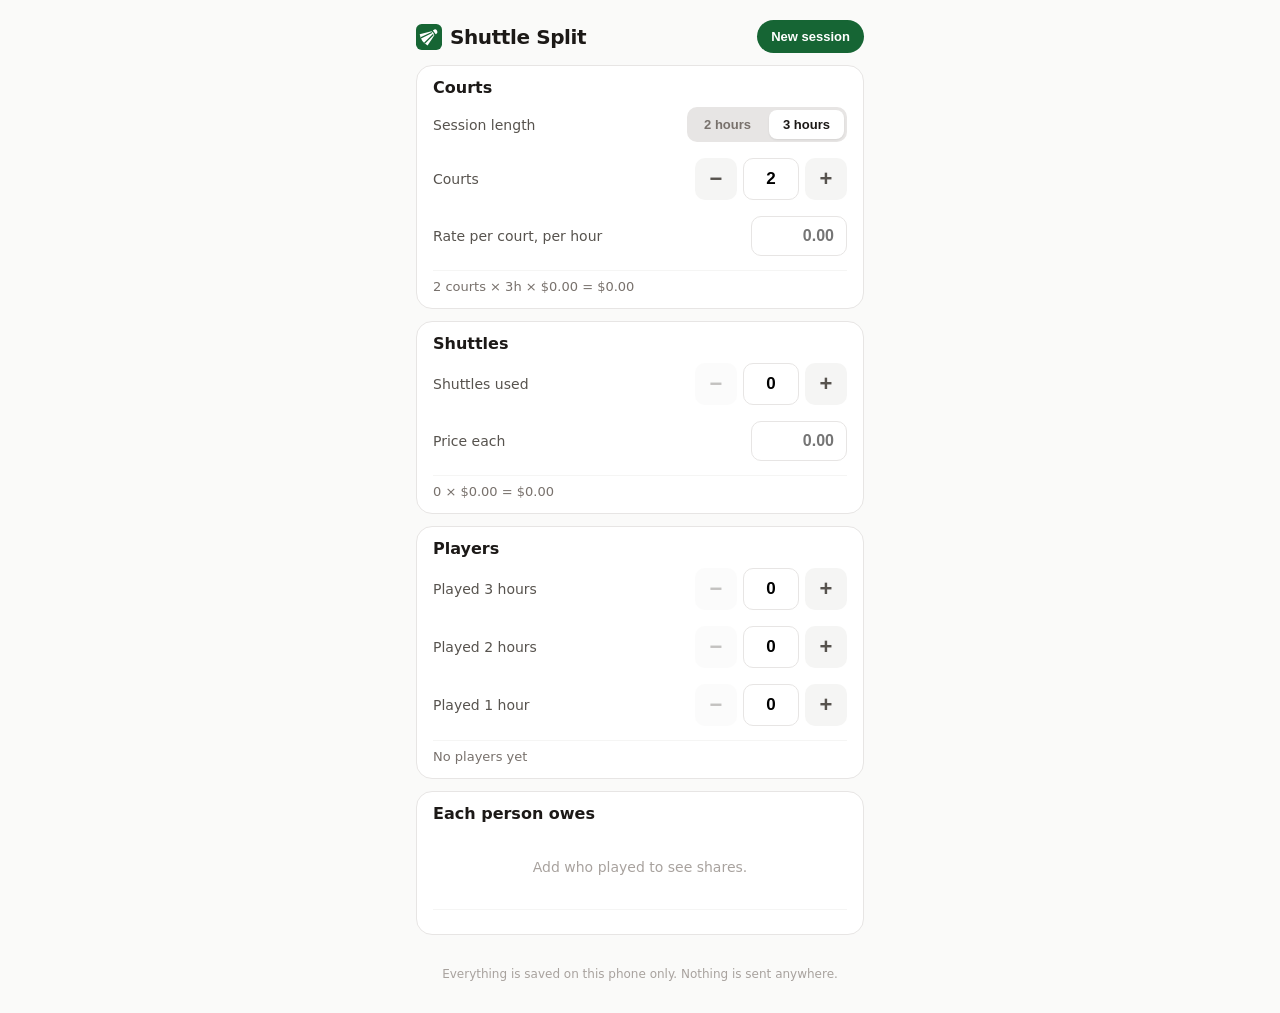
<file: costs/index.html>
<!DOCTYPE html>
<html lang="en">
<head>
<meta charset="UTF-8">
<meta name="viewport" content="width=device-width, initial-scale=1, viewport-fit=cover">
<meta name="theme-color" content="#166534">
<meta name="robots" content="noindex">
<meta name="apple-mobile-web-app-capable" content="yes">
<meta name="mobile-web-app-capable" content="yes">
<meta name="apple-mobile-web-app-title" content="Split">
<link rel="icon" href="data:image/svg+xml,%3Csvg xmlns='http://www.w3.org/2000/svg' viewBox='0 0 64 64'%3E%3Crect width='64' height='64' rx='14' fill='%23166534'/%3E%3Cg transform='translate(3.2 -4.5) rotate(-125 32 32)'%3E%3Cpath d='M26 40 L15 12 Q32 4 49 12 L38 40 Q32 43 26 40 Z' fill='white'/%3E%3Cpath d='M29 39 L24 9 M35 39 L40 9' stroke='%23166534' stroke-width='3' fill='none'/%3E%3Cpath d='M26 44 h12 v2 a6 6 0 0 1 -12 0 Z' fill='white'/%3E%3C/g%3E%3C/svg%3E">
<link rel="manifest" href="manifest.webmanifest">
<link rel="apple-touch-icon" href="apple-touch-icon.png">
<title>Shuttle Split</title>
<style>
  :root {
    --accent: #166534;
    --bg: #fafaf9;
    --card: #ffffff;
    --line: #e7e5e4;
    --ink: #1c1917;
    --mut: #78716c;
    --faint: #f5f5f4;
  }
  * { box-sizing: border-box; -webkit-tap-highlight-color: transparent; }
  /* Without this, tapping + or - quickly on iOS is read as a double-tap and
     zooms the page. Pinch zoom still works. */
  button, input { touch-action: manipulation; }
  /* Stops a held stepper button selecting text or raising the copy callout. */
  button { -webkit-user-select: none; user-select: none; }
  html, body { margin: 0; padding: 0; }
  body {
    background: var(--bg); color: var(--ink);
    font-family: ui-sans-serif, system-ui, -apple-system, "Segoe UI", Roboto, sans-serif;
    padding-bottom: calc(24px + env(safe-area-inset-bottom));
  }
  .wrap { max-width: 480px; margin: 0 auto; }
  header { padding: 20px 16px 12px; }
  h1 { font-size: 20px; font-weight: 700; letter-spacing: -0.02em; margin: 0; display: flex; align-items: center; gap: 8px; }
  h1 .shu { flex: 0 0 auto; color: var(--ink); }
  footer { padding: 20px 16px 8px; text-align: center; font-size: 12px; color: #a8a29e; }
  main { padding: 0 16px; }
  .card { border: 1px solid var(--line); background: var(--card); border-radius: 16px; margin-bottom: 12px; padding: 12px 16px 14px; }
  .card h2 { font-size: 16px; font-weight: 600; margin: 0 0 2px; }
  .row { display: flex; align-items: center; justify-content: space-between; gap: 12px; padding: 8px 0; }
  .row .lbl { font-size: 14px; color: #57534e; }
  .stepper { display: flex; align-items: center; gap: 6px; }
  .stepper button {
    width: 42px; height: 42px; border: 0; border-radius: 10px;
    background: var(--faint); color: #57534e; font-size: 22px; font-weight: 600;
    cursor: pointer; transition: transform .05s;
  }
  .stepper button:active { transform: scale(0.94); }
  .stepper button:disabled { opacity: .35; }
  .stepper .v { min-width: 36px; text-align: center; font-size: 17px; font-weight: 700; font-variant-numeric: tabular-nums; }
  .stepper input.v { width: 56px; height: 42px; border: 1px solid var(--line); border-radius: 10px; background: #fff; outline: none; padding: 0; }
  .stepper input.v:focus { border-color: var(--accent); }
  input[type="number"] { appearance: textfield; -moz-appearance: textfield; }
  input[type="number"]::-webkit-inner-spin-button, input[type="number"]::-webkit-outer-spin-button { -webkit-appearance: none; margin: 0; }
  input.money {
    width: 96px; border: 1px solid var(--line); background: #fff; border-radius: 10px;
    padding: 10px 12px; font-size: 16px; font-weight: 600; text-align: right; outline: none;
    font-variant-numeric: tabular-nums;
  }
  input.money:focus { border-color: var(--accent); }
  .mini { display: flex; gap: 4px; background: #e7e5e4; border-radius: 10px; padding: 3px; }
  .mini button { border: 0; background: transparent; padding: 7px 14px; border-radius: 8px; font-size: 13px; font-weight: 600; color: var(--mut); cursor: pointer; }
  .mini button.on { background: #fff; color: var(--ink); box-shadow: 0 1px 2px rgba(0,0,0,.08); }
  .calc { margin: 6px 0 0; padding-top: 8px; border-top: 1px solid var(--faint); font-size: 13px; color: var(--mut); font-variant-numeric: tabular-nums; }
  .owe { display: flex; align-items: baseline; justify-content: space-between; gap: 12px; padding: 10px 0; border-bottom: 1px solid var(--faint); }
  .owe:last-of-type { border-bottom: 0; }
  .owe .who { font-size: 15px; font-weight: 600; }
  .owe .who small { display: block; font-size: 12px; font-weight: 500; color: var(--mut); margin-top: 1px; }
  .owe .amt { font-size: 24px; font-weight: 700; color: var(--accent); font-variant-numeric: tabular-nums; white-space: nowrap; text-align: right; }
  .owe .amt small { font-size: 13px; font-weight: 500; color: var(--mut); }
  .owe .amt .ex { display: block; font-size: 12px; font-weight: 500; color: var(--mut); margin-top: 1px; }
  .hint { padding: 20px 0; text-align: center; font-size: 14px; color: #a8a29e; }
  .math { margin-top: 6px; padding-top: 10px; border-top: 1px solid var(--faint); font-size: 13px; color: var(--mut); line-height: 1.5; font-variant-numeric: tabular-nums; }
  .math b { color: #44403c; font-weight: 600; }
  .math .nw { white-space: nowrap; }
  .rhead { display: flex; align-items: baseline; justify-content: space-between; gap: 12px; }
  .rhead .tot { font-size: 14px; font-weight: 700; color: var(--accent); font-variant-numeric: tabular-nums; }
  .hbtn { margin-left: auto; border: 0; background: var(--accent); color: #fff; font-size: 13px; font-weight: 600; border-radius: 999px; padding: 9px 14px; cursor: pointer; transition: transform .05s; }
  .hbtn:active { transform: scale(0.96); }
  input.will-reset { border-color: #86efac !important; background: #f0fdf4; color: var(--accent); transition: background .3s, border-color .3s, color .3s; }
  .copybtn { width: 100%; margin-top: 12px; border: 0; border-radius: 12px; background: var(--accent); color: #fff; padding: 13px; font-size: 14px; font-weight: 700; cursor: pointer; transition: transform .05s; }
  .copybtn:active { transform: scale(0.98); }
  .toast { position: fixed; left: 50%; top: 20px; transform: translateX(-50%); background: #1c1917; color: #fff; padding: 8px 16px; border-radius: 999px; font-size: 14px; font-weight: 500; box-shadow: 0 6px 20px rgba(0,0,0,.25); z-index: 30; opacity: 0; transition: opacity .2s; pointer-events: none; }
  .toast.show { opacity: 1; }
  @media (prefers-reduced-motion: reduce) { * { transition: none !important; } }
</style>
</head>
<body>
<div class="wrap">
  <header>
    <h1><svg class="shu" viewBox="0 0 64 64" width="26" height="26" aria-hidden="true"><rect width="64" height="64" rx="14" fill="var(--accent)"/><g transform="translate(3.2 -4.5) rotate(-125 32 32)"><path d="M26 40 L15 12 Q32 4 49 12 L38 40 Q32 43 26 40 Z" fill="#fff"/><path d="M29 39 L24 9 M35 39 L40 9" stroke="var(--accent)" stroke-width="3" fill="none"/><path d="M26 44 h12 v2 a6 6 0 0 1 -12 0 Z" fill="#fff"/></g></svg>Shuttle Split<button class="hbtn" onclick="newSession()">New session</button></h1>
  </header>

  <main>
    <section class="card">
      <h2>Courts</h2>
      <div class="row">
        <span class="lbl">Session length</span>
        <div class="mini">
          <button id="h2" onclick="setHours(2)">2 hours</button>
          <button id="h3" onclick="setHours(3)">3 hours</button>
        </div>
      </div>
      <div class="row">
        <span class="lbl">Courts</span>
        <div class="stepper">
          <button onclick="bump('courts',-1)" id="courts-minus">−</button>
          <input class="v" id="in-courts" type="number" inputmode="numeric" min="1" onfocus="selectAll(this)" oninput="setCount('courts', this.value)" onblur="render()">
          <button onclick="bump('courts',1)" id="courts-plus">+</button>
        </div>
      </div>
      <div class="row">
        <span class="lbl">Rate per court, per hour</span>
        <input class="money" id="in-rate" type="number" inputmode="decimal" min="0" step="0.5" placeholder="0.00" onfocus="selectAll(this)" oninput="setNum('rate', this.value)">
      </div>
      <p class="calc" id="courtCalc"></p>
    </section>

    <section class="card">
      <h2>Shuttles</h2>
      <div class="row">
        <span class="lbl">Shuttles used</span>
        <div class="stepper">
          <button onclick="bump('shuttles',-1)" id="shuttles-minus">−</button>
          <input class="v" id="in-shuttles" type="number" inputmode="numeric" min="0" onfocus="selectAll(this)" oninput="setCount('shuttles', this.value)" onblur="render()">
          <button onclick="bump('shuttles',1)" id="shuttles-plus">+</button>
        </div>
      </div>
      <div class="row">
        <span class="lbl">Price each</span>
        <input class="money" id="in-sprice" type="number" inputmode="decimal" min="0" step="0.1" placeholder="0.00" onfocus="selectAll(this)" oninput="setNum('sprice', this.value)">
      </div>
      <p class="calc" id="shuttleCalc"></p>
    </section>

    <section class="card">
      <h2>Players</h2>
      <div id="playerRows"></div>
      <p class="calc" id="playerCalc"></p>
    </section>

    <section class="card">
      <div class="rhead">
        <h2>Each person owes</h2>
        <span class="tot" id="tot"></span>
      </div>
      <div id="owes"></div>
      <div class="math" id="math"></div>
      <button class="copybtn" id="copyBtn" onclick="copySummary()" hidden>Copy for group chat</button>
    </section>
  </main>

  <footer>Everything is saved on this phone only. Nothing is sent anywhere.</footer>
</div>

<div class="toast" id="toast"></div>

<script src="calc.js"></script>
<script>
// All money maths lives in calc.js so it can be tested outside a browser.
const { round2, formatMoney: fmt, hourBuckets, sanitizeState, switchSessionLength,
        calcSession, summaryLines, COUNT_MINIMUMS: MIN } = ShuttleSplit;

const KEY = "badminton-costs-v1";
let S = load();

function load() {
  try { return sanitizeState(JSON.parse(localStorage.getItem(KEY))); }
  catch { return sanitizeState(null); }
}
function persist() {
  try { localStorage.setItem(KEY, JSON.stringify(S)); } catch {}
}

// Select the whole value on focus so typing replaces it (no deleting the 0
// first). Deferred because iOS Safari drops select() called during focus.
function selectAll(el) { setTimeout(() => el.select(), 0); }

function bump(key, d) {
  S[key] = Math.max(MIN[key], S[key] + d);
  persist(); render();
}
function setNum(key, raw) {
  const v = parseFloat(raw);
  S[key] = isFinite(v) && v >= 0 ? round2(v) : 0;
  persist(); render(true);
}
function setCount(key, raw) {
  const v = parseInt(raw, 10);
  S[key] = isFinite(v) ? Math.max(MIN[key], v) : MIN[key];
  persist(); render(true);
}
function setHours(h) {
  if (h === S.hours) return;
  S = switchSessionLength(S, h);
  persist(); render();
}
function hoursList() { return hourBuckets(S.hours); }

function toast(msg) {
  const t = document.getElementById("toast");
  t.textContent = msg; t.classList.add("show");
  clearTimeout(toast._t); toast._t = setTimeout(() => t.classList.remove("show"), 1800);
}

// New session: resets counts immediately, flashing the fields that changed.
let resetFlashTimer = null;
function newSession() {
  S.shuttles = 0; S.p1 = 0; S.p2 = 0; S.p3 = 0;
  persist(); render();
  setResetHighlights(true);
  toast("Shuttles and players reset, everything else kept");
  clearTimeout(resetFlashTimer);
  resetFlashTimer = setTimeout(() => setResetHighlights(false), 1800);
}
function setResetHighlights(on) {
  for (const id of ["in-shuttles", ...hoursList().map(h => "in-p" + h)]) {
    const el = document.getElementById(id);
    if (el) el.classList.toggle("will-reset", on);
  }
}

function copySummary() {
  const date = new Date().toLocaleDateString(undefined, { weekday: "short", day: "numeric", month: "short" });
  const lines = summaryLines(calcSession(S), date);
  if (!lines.length) return;
  if (navigator.clipboard) {
    navigator.clipboard.writeText(lines.join("\n"))
      .then(() => toast("Copied for the group chat"))
      .catch(() => toast("Copy failed"));
  } else toast("Copy not available");
}

// Rebuild only when the session length changes; rebuilding while the user
// types in one of the count inputs would steal focus mid-keystroke.
let builtHours = null;
function renderPlayerRows() {
  if (builtHours === S.hours) return;
  builtHours = S.hours;
  document.getElementById("playerRows").innerHTML = hoursList().map(h => `
    <div class="row">
      <span class="lbl">Played ${h} hour${h > 1 ? "s" : ""}</span>
      <div class="stepper">
        <button onclick="bump('p${h}',-1)" id="p${h}-minus">−</button>
        <input class="v" id="in-p${h}" type="number" inputmode="numeric" min="0" value="${S["p"+h]}" onfocus="selectAll(this)" oninput="setCount('p${h}', this.value)" onblur="render()">
        <button onclick="bump('p${h}',1)" id="p${h}-plus">+</button>
      </div>
    </div>`).join("");
}

function render(skipInputs) {
  document.getElementById("h2").classList.toggle("on", S.hours === 2);
  document.getElementById("h3").classList.toggle("on", S.hours === 3);

  renderPlayerRows();
  for (const k of Object.keys(MIN)) {
    const minus = document.getElementById(k + "-minus");
    if (minus) minus.disabled = S[k] <= MIN[k];
  }
  if (!skipInputs) {
    document.getElementById("in-rate").value = S.rate || "";
    document.getElementById("in-sprice").value = S.sprice || "";
    document.getElementById("in-courts").value = S.courts;
    document.getElementById("in-shuttles").value = S.shuttles;
    for (const h of hoursList()) document.getElementById("in-p" + h).value = S["p" + h];
  }

  const r = calcSession(S);

  document.getElementById("courtCalc").textContent =
    `${S.courts} court${S.courts > 1 ? "s" : ""} × ${S.hours}h × ${fmt(S.rate)} = ${fmt(r.courtCost)}`;
  document.getElementById("shuttleCalc").textContent =
    `${S.shuttles} × ${fmt(S.sprice)} = ${fmt(r.shuttleCost)}`;
  document.getElementById("playerCalc").textContent = r.playerCount
    ? `${r.playerCount} player${r.playerCount > 1 ? "s" : ""} · ${r.playerHours} player-hours`
    : "No players yet";
  document.getElementById("tot").textContent = r.total > 0 ? "Total " + fmt(r.total) : "";

  const owes = document.getElementById("owes");
  const math = document.getElementById("math");
  document.getElementById("copyBtn").hidden = !r.playerCount;
  if (!r.playerCount) {
    owes.innerHTML = `<p class="hint">Add who played to see shares.</p>`;
    math.textContent = "";
    return;
  }

  owes.innerHTML = r.buckets.map(b => `
    <div class="owe">
      <div class="who">${b.hours} hour${b.hours > 1 ? "s" : ""}<small>× ${b.count} player${b.count > 1 ? "s" : ""}</small></div>
      <div class="amt">${fmt(b.share)} <small>each</small>${b.share !== b.exact ? `<span class="ex">exact ${fmt(b.exact)}</span>` : ""}</div>
    </div>`).join("");

  const note = r.roundingDifference !== 0
    ? `Rounded up to the nearest 50c. Collects <b>${fmt(r.collected)}</b> (${fmt(r.roundingDifference)} rounding difference).`
    : `Rounded to the nearest 50c. Collects exactly <b>${fmt(r.collected)}</b>.`;
  math.innerHTML = `${fmt(r.courtCost)} courts + ${fmt(r.shuttleCost)} shuttles = <b>${fmt(r.total)}</b> ÷ ${r.playerHours} player-hours ≈ <span class="nw"><b>${fmt(r.ratePerHour)}</b>/hour</span><br>${note}`;
}

render();

if ("serviceWorker" in navigator) navigator.serviceWorker.register("sw.js");
</script>
</body>
</html>
</file>
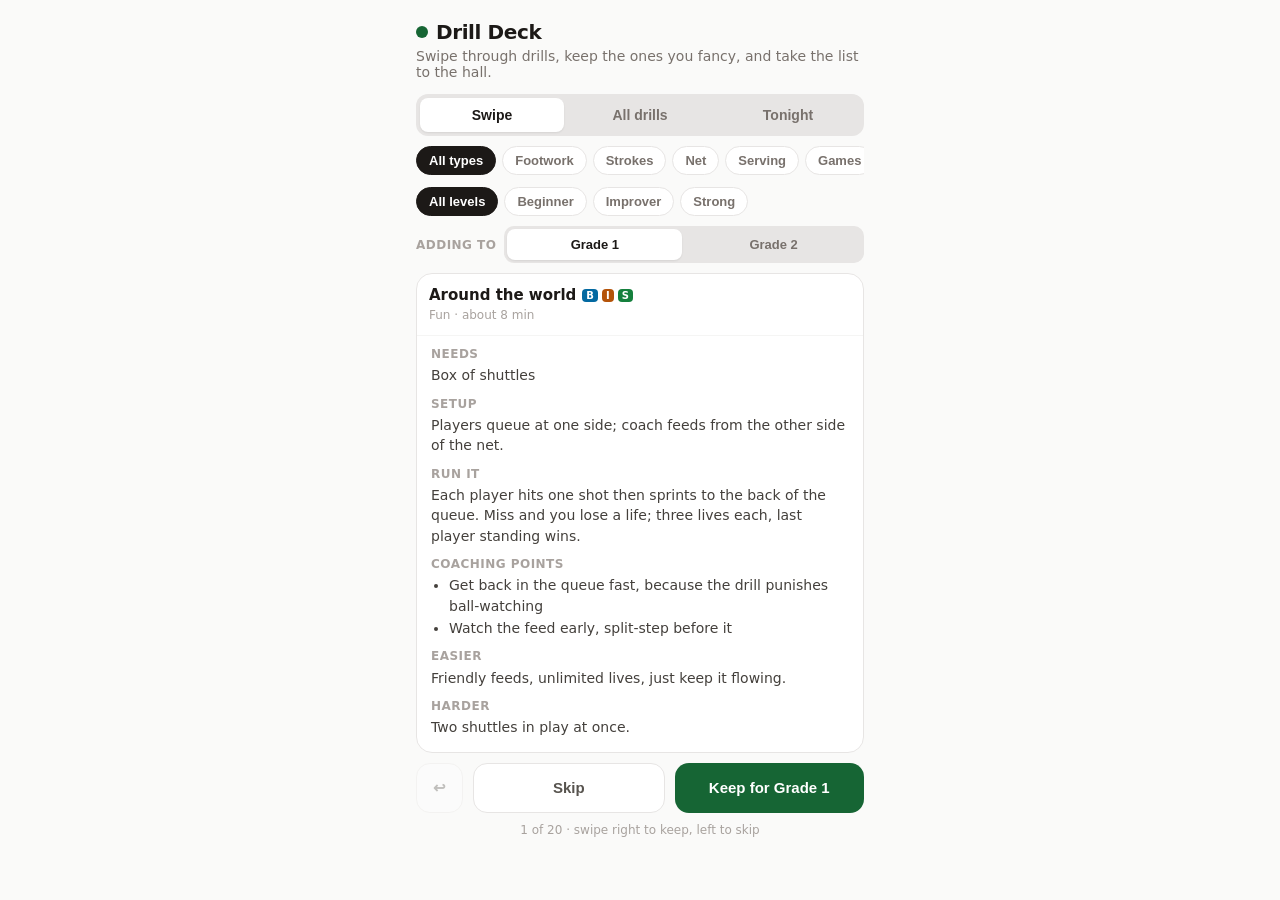
<file: drills/index.html>
<!DOCTYPE html>
<html lang="en">
<head>
<meta charset="UTF-8">
<meta name="viewport" content="width=device-width, initial-scale=1, viewport-fit=cover">
<meta name="theme-color" content="#166534">
<meta name="robots" content="noindex">
<meta name="apple-mobile-web-app-capable" content="yes">
<meta name="mobile-web-app-capable" content="yes">
<meta name="apple-mobile-web-app-title" content="Drills">
<link rel="icon" href="data:image/svg+xml,%3Csvg xmlns='http://www.w3.org/2000/svg' viewBox='0 0 64 64'%3E%3Crect width='64' height='64' rx='14' fill='%23166534'/%3E%3Cpath d='M26 40 L15 12 Q32 4 49 12 L38 40 Q32 43 26 40 Z' fill='white'/%3E%3Cpath d='M29 39 L24 9 M35 39 L40 9' stroke='%23166534' stroke-width='3' fill='none'/%3E%3Crect x='24' y='44' width='16' height='11' rx='5.5' fill='white'/%3E%3C/svg%3E">
<title>Drill Deck</title>
<style>
  :root {
    --accent: #166534;
    --bg: #fafaf9;
    --card: #ffffff;
    --line: #e7e5e4;
    --ink: #1c1917;
    --mut: #78716c;
    --faint: #f5f5f4;
    --yes: #15803d;
    --no: #dc2626;
  }
  * { box-sizing: border-box; -webkit-tap-highlight-color: transparent; }
  html, body { margin: 0; padding: 0; }
  body {
    background: var(--bg); color: var(--ink);
    font-family: ui-sans-serif, system-ui, -apple-system, "Segoe UI", Roboto, sans-serif;
    padding-bottom: calc(24px + env(safe-area-inset-bottom));
  }
  .wrap { max-width: 480px; margin: 0 auto; }
  header { padding: 20px 16px 8px; }
  h1 { font-size: 20px; font-weight: 700; letter-spacing: -0.02em; margin: 0; display: flex; align-items: center; gap: 8px; }
  h1 .dot { width: 12px; height: 12px; border-radius: 50%; background: var(--accent); }
  .back { margin-left: auto; font-size: 13px; font-weight: 600; color: var(--mut); text-decoration: none; border: 1px solid var(--line); background: #fff; border-radius: 999px; padding: 6px 12px; }
  header p { margin: 4px 0 0; font-size: 14px; color: var(--mut); }
  .tabs { position: sticky; top: 0; z-index: 10; background: var(--bg); padding: 6px 16px 8px; }
  .tabrow { display: grid; grid-template-columns: 1fr 1fr 1fr; gap: 4px; background: #e7e5e4; border-radius: 12px; padding: 4px; }
  .tabrow button { border: 0; background: transparent; padding: 9px 4px; border-radius: 8px; font-size: 14px; font-weight: 600; color: var(--mut); cursor: pointer; }
  .tabrow button.on { background: #fff; color: var(--ink); box-shadow: 0 1px 2px rgba(0,0,0,.08); }
  main { padding: 0 16px; }

  .chips { display: flex; gap: 6px; overflow-x: auto; padding: 2px 0 10px; scrollbar-width: none; }
  .chips::-webkit-scrollbar { display: none; }
  .chips button { flex: 0 0 auto; border: 1px solid var(--line); background: #fff; color: var(--mut); border-radius: 999px; padding: 6px 12px; font-size: 13px; font-weight: 600; cursor: pointer; white-space: nowrap; }
  .chips button.on { background: var(--ink); border-color: var(--ink); color: #fff; }

  .drill { border: 1px solid var(--line); background: var(--card); border-radius: 16px; margin-bottom: 10px; overflow: hidden; }
  .dhead { display: flex; align-items: center; gap: 10px; padding: 12px; cursor: pointer; }
  .dhead .n { flex: 1; min-width: 0; }
  .dhead .n b { display: block; font-size: 15px; font-weight: 600; }
  .dhead .n small { font-size: 12px; color: #a8a29e; }
  .dhead .add { flex: 0 0 auto; border: 1px solid var(--line); background: #fff; color: #57534e; border-radius: 999px; padding: 7px 12px; font-size: 13px; font-weight: 600; cursor: pointer; }
  .dhead .add.in { background: var(--accent); border-color: var(--accent); color: #fff; }
  .dbody { border-top: 1px solid var(--faint); padding: 10px 14px 14px; font-size: 14px; line-height: 1.45; color: #44403c; }
  .dbody .sec { margin-top: 10px; }
  .dbody .sec:first-child { margin-top: 0; }
  .dbody .sec b { display: block; font-size: 12px; text-transform: uppercase; letter-spacing: .04em; color: #a8a29e; margin-bottom: 2px; font-weight: 700; }
  .dbody ul { margin: 2px 0 0; padding-left: 18px; }
  .dbody li { margin: 2px 0; }
  .lv { display: inline-flex; gap: 4px; margin-left: 6px; vertical-align: 1px; }
  .lv i { font-style: normal; font-size: 10px; font-weight: 700; color: #fff; background: #a8a29e; border-radius: 4px; padding: 1px 4px; }
  .lv i.B { background: #0369a1; } .lv i.I { background: #b45309; } .lv i.S { background: #15803d; }

  /* Swipe deck */
  .deck { position: relative; }
  .swipecard { position: relative; touch-action: pan-y; user-select: none; -webkit-user-select: none; will-change: transform; }
  .swipecard.snap { transition: transform .22s ease-out; }
  .swipecard.gone { transition: transform .2s ease-in, opacity .2s ease-in; opacity: 0; }
  .stamp {
    position: absolute; top: 14px; z-index: 3; border: 3px solid; border-radius: 10px;
    padding: 4px 12px; font-size: 20px; font-weight: 800; letter-spacing: .06em;
    text-transform: uppercase; opacity: 0; pointer-events: none;
  }
  .stamp.yes { left: 14px; color: var(--yes); border-color: var(--yes); transform: rotate(-12deg); }
  .stamp.no { right: 14px; color: var(--no); border-color: var(--no); transform: rotate(12deg); }
  .deckbtns { display: flex; gap: 10px; margin: 0 0 10px; }
  .deckbtns button { flex: 1; padding: 15px 8px; border-radius: 14px; font-size: 15px; font-weight: 700; cursor: pointer; }
  .deckbtns .skip { border: 1px solid var(--line); background: #fff; color: #57534e; }
  .deckbtns .take { border: 0; background: var(--accent); color: #fff; }
  .deckbtns .undo { flex: 0 0 auto; border: 1px solid var(--line); background: #fff; color: #57534e; padding: 15px 16px; }
  .deckbtns .undo:disabled { opacity: .35; }
  .deckmeta { text-align: center; font-size: 12px; color: #a8a29e; margin: 0 0 14px; }

  /* Which group a swipe or an add drops into */
  .addto { display: flex; align-items: center; gap: 8px; margin: 0 0 10px; }
  .addto .al { font-size: 12px; font-weight: 700; text-transform: uppercase; letter-spacing: .04em; color: #a8a29e; flex: 0 0 auto; }
  .seg { display: flex; gap: 4px; background: #e7e5e4; border-radius: 10px; padding: 3px; flex: 1; min-width: 0; }
  .seg button { flex: 1; min-width: 0; border: 0; background: transparent; padding: 8px 6px; border-radius: 8px; font-size: 13px; font-weight: 600; color: var(--mut); cursor: pointer; white-space: nowrap; overflow: hidden; text-overflow: ellipsis; }
  .seg button.on { background: #fff; color: var(--ink); box-shadow: 0 1px 2px rgba(0,0,0,.08); }

  /* Tonight */
  .group { margin-bottom: 16px; }
  .ghead { display: flex; align-items: baseline; gap: 8px; padding: 0 4px 6px; }
  .gname { border: 0; background: transparent; padding: 0; font-size: 12px; font-weight: 700; text-transform: uppercase; letter-spacing: .04em; color: var(--mut); cursor: pointer; text-align: left; }
  .gname:after { content: " ✎"; color: #d6d3d1; }
  .gsum { margin-left: auto; font-size: 12px; color: #a8a29e; flex: 0 0 auto; }
  .glist { min-height: 4px; }
  .dropzone { border: 1px dashed #d6d3d1; border-radius: 14px; padding: 20px 12px; text-align: center; font-size: 13px; color: #a8a29e; background: #fff; }
  .grip { flex: 0 0 auto; width: 28px; align-self: stretch; display: flex; align-items: center; justify-content: center; color: #d6d3d1; font-size: 16px; cursor: grab; touch-action: none; }
  .gnum { flex: 0 0 auto; width: 30px; height: 30px; border-radius: 8px; border: 1px solid var(--line); background: var(--faint); color: #57534e; font-size: 12px; font-weight: 700; cursor: pointer; }
  .ghost { position: fixed; z-index: 40; pointer-events: none; margin: 0 !important; box-shadow: 0 14px 30px rgba(0,0,0,.20); }
  .ph { border: 2px dashed var(--accent); background: #f0fdf4; border-radius: 16px; margin-bottom: 10px; }
  .rowbtn { width: 34px; height: 34px; border: 1px solid var(--line); background: #fff; border-radius: 8px; color: #57534e; font-size: 14px; cursor: pointer; flex: 0 0 auto; }
  .rowbtn.x { color: var(--no); border-color: #fecaca; }
  .acts { display: flex; gap: 8px; margin: 14px 0 0; }
  .acts button { flex: 1; border: 1px solid var(--line); background: #fff; color: #57534e; border-radius: 12px; padding: 12px; font-size: 14px; font-weight: 600; cursor: pointer; }
  .acts button.clear { color: var(--no); border-color: #fecaca; }

  .empty { margin-top: 16px; border: 1px dashed #d6d3d1; background: #fff; border-radius: 16px; padding: 36px 16px; text-align: center; }
  .empty p { margin: 0; }
  .empty .b { font-weight: 600; color: #57534e; }
  .empty .s { font-size: 14px; color: #a8a29e; margin-top: 4px; }
  .toast { position: fixed; left: 50%; top: 64px; transform: translateX(-50%); background: #1c1917; color: #fff; padding: 8px 16px; border-radius: 999px; font-size: 14px; font-weight: 500; box-shadow: 0 6px 20px rgba(0,0,0,.25); z-index: 30; opacity: 0; transition: opacity .2s; pointer-events: none; }
  .toast.show { opacity: 1; }
  .hidden { display: none !important; }
  @media (prefers-reduced-motion: reduce) { .swipecard { transition: none !important; } }
</style>
</head>
<body>
<div class="wrap">
  <header>
    <h1><span class="dot"></span>Drill Deck<a class="back hidden" id="backlink" href="../">All apps</a></h1>
    <p>Swipe through drills, keep the ones you fancy, and take the list to the hall.</p>
  </header>

  <div class="tabs">
    <div class="tabrow">
      <button id="tab-deck" class="on" onclick="setTab('deck')">Swipe</button>
      <button id="tab-all" onclick="setTab('all')">All drills</button>
      <button id="tab-night" onclick="setTab('night')">Tonight</button>
    </div>
  </div>

  <main id="view-deck">
    <div class="chips" id="catchips"></div>
    <div class="chips" id="lvchips"></div>
    <div id="addto-deck"></div>
    <div id="deck" class="deck"></div>
  </main>

  <main id="view-all" class="hidden">
    <div class="chips" id="catchips2"></div>
    <div class="chips" id="lvchips2"></div>
    <div id="addto-all"></div>
    <div id="alllist"></div>
  </main>

  <main id="view-night" class="hidden"></main>
</div>

<div class="toast" id="toast"></div>

<script>
// Drill Deck: browse the core drill library one card at a time and build
// tonight's shortlist. No session maths, no timers, no warm-up or warm-down
// drills. Those live in Session Coach; this app is the idea generator.
const CATS = {
  footwork: "Footwork", strokes: "Strokes", net: "Net",
  serve: "Serving", games: "Games", fun: "Fun"
};
const LEVELS = { B: "Beginner", I: "Improver", S: "Strong" };

// min = suggested minutes with one group; lv = the levels it suits. Every
// drill carries an easier and harder variation so one drill covers a mixed
// group.
const DRILLS = [
  { key:"corners", name:"Six-corner shadow", cat:"footwork", lv:["I","S"], min:8, need:"Nothing",
    setup:"One player per half-court standing at their base; coach at the net facing them.",
    run:"Coach points to a corner; players split-step, travel, shadow the shot and recover to base. Work 30 to 40 seconds, rest while the next pair goes.",
    pts:["Split-step the moment the coach points","Lunge with the racquet-side leg","Get back to base before the next point"],
    easier:"Front two and back two corners only.", harder:"Faster calls, and a full racquet swing at every corner." },
  { key:"fan", name:"Shuttle fan runs", cat:"footwork", lv:["B","I","S"], min:8, need:"5 shuttles per player going",
    setup:"Five shuttles spread along the net; player starts on the back line, centre.",
    run:"Run in, bring one shuttle back to the back line at a time. Time each player; rest between turns while others go.",
    pts:["Low pick-up with bent knees","Push off hard out of the turn","Pace it, don't die at shuttle three"],
    easier:"Three shuttles.", harder:"Carry each shuttle on the racquet face." },
  { key:"splitstep", name:"Split-step reaction", cat:"footwork", lv:["B","I","S"], min:6, need:"Nothing",
    setup:"Players in a line along the service line facing the coach.",
    run:"Coach claps, then points left, right or forward. Players split-step on the clap and push off in the pointed direction, then recover.",
    pts:["Land toes-first with a wide base","Push off the outside foot","Small hop, not a big jump"],
    easier:"Longer pause between clap and point.", harder:"Point a second direction before they finish recovering." },

  { key:"lift", name:"Lunge and lift", cat:"strokes", lv:["B","I"], min:8, need:"Box of shuttles",
    setup:"Coach at the net with shuttles; player starts mid-court.",
    run:"Coach hand-feeds low at the net; player lunges, lifts high to the back tram and recovers to base. 8 feeds each, then rotate the group.",
    pts:["Reach with the racquet-side leg","Long swing from knee height up","Recover to base after every shot"],
    easier:"Player starts closer to the net; feed slower.", harder:"Alternate forehand and backhand net corners." },
  { key:"clear", name:"Overhead clear from feed", cat:"strokes", lv:["I","S"], min:8, need:"Shuttles, 2 cones for the target zone",
    setup:"Coach feeds high from mid-court; player waits at the back. Cone off a back-tram target zone on the far side.",
    run:"Player clears each feed into the target zone. 8 each, rotate, count zone hits out loud.",
    pts:["Turn side-on, non-racquet arm up","Hit it high and in front of you","Full follow-through"],
    easier:"Shorter hand feed, target is anywhere past the doubles service line.", harder:"Alternate straight and cross-court clears." },
  { key:"drop", name:"Clear and drop ladder", cat:"strokes", lv:["I","S"], min:8, need:"Shuttles, cones in the front court",
    setup:"Coach feeds high serves; cones mark a front-court target either side.",
    run:"Player alternates a clear then a drop shot at the cones. 8 feeds each, rotate.",
    pts:["Same preparation for both shots","Slow the strings for the drop","Drop travels down, not flat"],
    easier:"All drops, no alternating.", harder:"Coach calls 'clear' or 'drop' late, after the feed is up." },
  { key:"smash", name:"Smash from feed", cat:"strokes", lv:["I","S"], min:8, need:"Shuttles, 2 cones mid-court",
    setup:"Coach feeds a high mid-court feed; two cones mark the smash target corridor.",
    run:"Player smashes each feed between the cones, then resets to ready position. 6 each, and rotate often, because smashing is tiring.",
    pts:["Contact in front of the body","Hit down steeply, not far","Snap and follow through, then racquet back up"],
    easier:"Standing smash from a close, friendly feed.", harder:"Smash, then sprint in to kill a second feed at the net." },
  { key:"drive", name:"Drive rally pairs", cat:"strokes", lv:["I","S"], min:6, need:"A shuttle per pair",
    setup:"Pairs face each other mid-court across the net.",
    run:"Keep a flat drive rally going as long as possible. Best streak out of three attempts wins.",
    pts:["Racquet up between every shot","Short, punchy swing","Strings facing where you want it to go"],
    easier:"Allow a gentle arc over the net.", harder:"Backhand drives only." },

  { key:"hairpin", name:"Tight net shots", cat:"net", lv:["B","I","S"], min:7, need:"Box of shuttles",
    setup:"Player in the front court; coach feeds loose net shots from the other side.",
    run:"Player steps in and plays a tight hairpin back over. Score a point if it lands inside the service line. 8 each, rotate.",
    pts:["Relaxed grip, strings slide under the shuttle","Take it as early and high as you can","Lunge in, don't stand and reach"],
    easier:"Let them catch the shuttle on the strings and place it over.", harder:"Alternate straight and cross-court net shots." },
  { key:"netkill", name:"Net-kill reaction", cat:"net", lv:["I","S"], min:6, need:"Box of shuttles",
    setup:"Player at the net, racquet up; coach flicks loose feeds just above the tape.",
    run:"Player taps each one down for a kill. 8 each, rotate.",
    pts:["Racquet up before the feed comes","Short tap, no backswing","Don't touch the net, so control the follow-through"],
    easier:"Higher, slower feeds.", harder:"Mix in one tight feed that must be hairpinned instead of killed, so they have to read it." },
  { key:"triangle", name:"Drop, net and lift triangle", cat:"net", lv:["S"], min:8, need:"A shuttle per pair",
    setup:"Two players per half-court, one either side of the net.",
    run:"Fixed pattern: A lifts, B drops, A plays a net shot, B lifts, and it repeats the other way. Keep the pattern alive as long as possible.",
    pts:["Recover between every shot","Quality beats speed, so keep the pattern alive","Tight net shots, deep lifts"],
    easier:"Coach plays one side of the pattern.", harder:"After six shots the rally goes open, so play the point out." },

  { key:"lowserve", name:"Low serve targets", cat:"serve", lv:["B","I","S"], min:7, need:"Shuttles, hoops or cones",
    setup:"Hoops just beyond the short service line in each box.",
    run:"10 backhand low serves each at the hoops. Count hits; rotate servers and shuttle collectors.",
    pts:["Contact below the waist","Push the shuttle, don't hit it","Skim the tape, because low beats accurate"],
    easier:"Bigger target zone, forehand serve allowed.", harder:"Coach holds a racquet a hand above the tape, and they serve under it." },
  { key:"highserve", name:"High serve boxes", cat:"serve", lv:["B","I"], min:7, need:"Shuttles, cones for back boxes",
    setup:"Cone off target boxes in the back trams diagonally opposite the server.",
    run:"10 forehand high serves each into the box. Count hits; rotate.",
    pts:["Relaxed, long swing","Weight moves back foot to front","Shuttle should fall steeply, near the back line"],
    easier:"Target is anywhere behind the doubles service line.", harder:"Back tram only, and alternate which box." },
  { key:"servepressure", name:"Serve and return pressure", cat:"serve", lv:["S"], min:8, need:"Shuttles",
    setup:"Server against returner on a half-court.",
    run:"Server serves low; returner attacks it; play the point out to a maximum of three shots. Five serves, then swap roles.",
    pts:["Server: mix in the occasional flick to keep them honest","Returner: racquet up, take the serve early","First three shots decide most rallies"],
    easier:"Cooperative returns, no point played.", harder:"Full rally, point counts, first to 5." },

  { key:"kotc", name:"King of the court 2v2", cat:"games", lv:["B","I","S"], min:10, need:"Shuttles",
    setup:"Two pairs on court; coach feeds from the side.",
    run:"Coach feeds a rally in; play the point. Winning pair stays, coach gives the next feed. First pair to 5 points, then re-mix the pairs.",
    pts:["Give each game one focus: 'serve low', 'cover your partner'","Feed to the weaker side sometimes so everyone hits"],
    easier:"Coach feeds friendly, high feeds.", harder:"Losing pair does the next feed as a proper low serve." },
  { key:"attackdef", name:"Attack against defence 2v2", cat:"games", lv:["I","S"], min:10, need:"Shuttles",
    setup:"One pair attacks, one defends.",
    run:"Attackers may only hit downward or flat; defenders may only lift and block. Coach feeds a lift to start each rally. Swap roles after 5 rallies.",
    pts:["Defenders: low base, wide stance, racquet in front","Attackers: hit steep, not hard","Attackers stay front-and-back, defenders side-by-side"],
    easier:"Attackers start closer to the net; softer feeds.", harder:"A defensive winner counts double." },
  { key:"halfsingles", name:"Half-court singles ladder", cat:"games", lv:["I","S"], min:10, need:"Shuttles",
    setup:"Split the court down the middle: two half-court singles games side by side.",
    run:"First to 5. Winners play each other, losers play each other, repeat.",
    pts:["Half-court rewards length, so clear deep and drop short","Recover to base between shots"],
    easier:"Rally to 3; serve anywhere.", harder:"Clears and drops only, no smashing on a half court." },
  { key:"targets", name:"Target zone doubles", cat:"games", lv:["B","I","S"], min:10, need:"Shuttles, cones",
    setup:"Normal 2v2, back tram coned off as the bonus zone.",
    run:"Normal scoring, but a shuttle landing in the bonus zone scores 2. First to 7.",
    pts:["Rewards length without saying 'hit it deeper'","Call the bonus shots loudly and players chase them"],
    easier:"Anywhere behind the doubles service line counts.", harder:"Net kills also score 2, so it is length or kill, nothing in between." },

  { key:"battleship", name:"Shuttle battleship", cat:"fun", lv:["B","I"], min:8, need:"8 shuttle tubes or tall cones, shuttles",
    setup:"Each team stands 4 tubes upright on their back tram as their ships.",
    run:"Teams take turns serving high; knock over all the enemy ships to win.",
    pts:["It is high-serve practice in disguise, so demand a long relaxed swing","Serve from behind the service line, proper technique or it doesn't count"],
    easier:"Throw the shuttle instead of serving.", harder:"Must serve from inside the service box, and backhand serves score double." },
  { key:"aroundworld", name:"Around the world", cat:"fun", lv:["B","I","S"], min:8, need:"Box of shuttles",
    setup:"Players queue at one side; coach feeds from the other side of the net.",
    run:"Each player hits one shot then sprints to the back of the queue. Miss and you lose a life; three lives each, last player standing wins.",
    pts:["Get back in the queue fast, because the drill punishes ball-watching","Watch the feed early, split-step before it"],
    easier:"Friendly feeds, unlimited lives, just keep it flowing.", harder:"Two shuttles in play at once." }
];

const NIGHTKEY = "badminton-drills-tonight-v2";
const GROUPS = 2;   // two grades of kids, each with their own list

// night.items = tonight's shortlist as { k: drill key, g: group index }, held
// in render order and grouped: everything for group 0, then group 1. A drill
// belongs to one group only, so the two lists are always distinct.
let night = { names: ["Grade 1", "Grade 2"], items: [] };
try {
  let n = JSON.parse(localStorage.getItem(NIGHTKEY));
  if (!n) {
    // Migrate v1, which was one flat list of keys, into the first group.
    const old = JSON.parse(localStorage.getItem("badminton-drills-tonight-v1"));
    if (Array.isArray(old)) n = { items: old.map(k => ({ k, g: 0 })) };
  }
  if (n && typeof n === "object") {
    if (Array.isArray(n.names)) {
      n.names.slice(0, GROUPS).forEach((s, i) => { if (typeof s === "string" && s.trim()) night.names[i] = s.trim().slice(0, 24); });
    }
    if (Array.isArray(n.items)) {
      const seen = new Set();
      night.items = n.items
        .filter(x => x && typeof x === "object" && DRILLS.some(d => d.key === x.k) && !seen.has(x.k) && seen.add(x.k))
        .map(x => ({ k: x.k, g: Number.isInteger(x.g) && x.g >= 0 && x.g < GROUPS ? x.g : 0 }));
    }
  }
} catch {}
normalize();

function persist() { try { localStorage.setItem(NIGHTKEY, JSON.stringify(night)); } catch {} }
// Keep the array grouped, so array order is render order and a drill moved
// between groups lands at the end of the one it joins.
function normalize() {
  const out = [];
  for (let g = 0; g < GROUPS; g++) out.push(...night.items.filter(x => x.g === g));
  night.items = out;
}
function inGroup(g) { return night.items.filter(x => x.g === g); }

let catFilter = "all", lvFilter = "all";
let expanded = null;                 // drill open in the All list
let expandedNight = null;            // drill open in Tonight
let deck = { keys: [], pos: 0, history: [] };
let tab = "deck";
let addTo = 0;                       // group a swipe or an add drops into
let drag = null;                     // in-flight row drag

function drill(k) { return DRILLS.find(d => d.key === k); }
function isPicked(k) { return night.items.some(x => x.k === k); }
function esc(s) {
  return String(s).replace(/[&<>"']/g, c => ({ "&":"&amp;", "<":"&lt;", ">":"&gt;", '"':"&quot;", "'":"&#39;" }[c]));
}
function toast(msg) {
  const t = document.getElementById("toast");
  t.textContent = msg; t.classList.add("show");
  clearTimeout(toast._t); toast._t = setTimeout(() => t.classList.remove("show"), 1500);
}

function setTab(t) {
  tab = t;
  ["deck","all","night"].forEach(x => {
    document.getElementById("tab-"+x).classList.toggle("on", x===t);
    document.getElementById("view-"+x).classList.toggle("hidden", x!==t);
  });
  if (t === "deck") renderDeck();
  if (t === "all") renderAll();
  if (t === "night") renderNight();
}

function labelTabs() {
  const n = night.items.length;
  document.getElementById("tab-night").textContent = n ? `Tonight (${n})` : "Tonight";
}

// The group a Keep or an Add drops into. Shown above the deck and the list so
// a coach can do one pass per grade.
function renderAddTo() {
  const html = `<div class="addto"><span class="al">Adding to</span><div class="seg">${
    night.names.map((n, i) => `<button class="${addTo===i?"on":""}" onclick="setAddTo(${i})">${esc(n)}</button>`).join("")
  }</div></div>`;
  document.getElementById("addto-deck").innerHTML = html;
  document.getElementById("addto-all").innerHTML = html;
}
function setAddTo(i) { addTo = i; renderAddTo(); }

function matches(d) {
  return (catFilter === "all" || d.cat === catFilter) && (lvFilter === "all" || d.lv.includes(lvFilter));
}
function chipsHTML(which) {
  if (which === "cat") {
    return ["all", ...Object.keys(CATS)].map(c =>
      `<button class="${catFilter===c?"on":""}" onclick="setFilter('cat','${c}')">${c==="all"?"All types":CATS[c]}</button>`).join("");
  }
  return ["all", ...Object.keys(LEVELS)].map(l =>
    `<button class="${lvFilter===l?"on":""}" onclick="setFilter('lv','${l}')">${l==="all"?"All levels":LEVELS[l]}</button>`).join("");
}
function renderChips() {
  document.getElementById("catchips").innerHTML = chipsHTML("cat");
  document.getElementById("lvchips").innerHTML = chipsHTML("lv");
  document.getElementById("catchips2").innerHTML = chipsHTML("cat");
  document.getElementById("lvchips2").innerHTML = chipsHTML("lv");
}
function setFilter(which, v) {
  if (which === "cat") catFilter = v; else lvFilter = v;
  renderChips();
  buildDeck();
  if (tab === "deck") renderDeck(); else renderAll();
}

function levelTags(d) { return `<span class="lv">${d.lv.map(l=>`<i class="${l}">${l}</i>`).join("")}</span>`; }
function drillBody(d) {
  return `<div class="dbody">
    <div class="sec"><b>Needs</b>${d.need}</div>
    <div class="sec"><b>Setup</b>${d.setup}</div>
    <div class="sec"><b>Run it</b>${d.run}</div>
    <div class="sec"><b>Coaching points</b><ul>${d.pts.map(p=>`<li>${p}</li>`).join("")}</ul></div>
    <div class="sec"><b>Easier</b>${d.easier}</div>
    <div class="sec"><b>Harder</b>${d.harder}</div>
  </div>`;
}

// ---- Swipe deck ----
// The deck deals the filtered library in random order. Drills already on
// tonight's list are stepped over, so adding one from the All tab keeps it
// out of the deck too.

function buildDeck() {
  const keys = DRILLS.filter(matches).map(d => d.key);
  for (let i = keys.length - 1; i > 0; i--) {
    const j = Math.floor(Math.random() * (i + 1));
    [keys[i], keys[j]] = [keys[j], keys[i]];
  }
  deck = { keys, pos: 0, history: [] };
  skipPicked();
}
function skipPicked() {
  while (deck.pos < deck.keys.length && isPicked(deck.keys[deck.pos])) deck.pos++;
}
function currentKey() { return deck.pos < deck.keys.length ? deck.keys[deck.pos] : null; }

function renderDeck() {
  const el = document.getElementById("deck");
  // Adding from the All tab does not touch the deck, so step over anything
  // already kept before dealing rather than showing it twice.
  skipPicked();
  const k = currentKey();
  if (!k) {
    const seen = deck.keys.length;
    el.innerHTML = `<div class="empty">
        <p class="b">${seen ? "That is every drill" : "Nothing matches those filters"}</p>
        <p class="s">${seen
          ? `You have been through all ${seen}. ${night.items.length ? `${night.items.length} on tonight's list.` : "Nothing kept yet."}`
          : "Try a different type or level."}</p>
      </div>
      <div class="deckbtns" style="margin-top:12px">
        <button class="skip" onclick="buildDeck();renderDeck()">Shuffle again</button>
        <button class="take" onclick="setTab('night')">See tonight's list</button>
      </div>`;
    return;
  }
  const d = drill(k);
  el.innerHTML = `
    <div class="drill swipecard" id="card">
      <div class="stamp yes" id="stampYes">Keep</div>
      <div class="stamp no" id="stampNo">Skip</div>
      <div class="dhead" style="cursor:default">
        <div class="n"><b>${d.name}${levelTags(d)}</b><small>${CATS[d.cat]} · about ${d.min} min</small></div>
      </div>
      ${drillBody(d)}
    </div>
    <div class="deckbtns">
      <button class="undo" onclick="undoSwipe()" ${deck.history.length ? "" : "disabled"} aria-label="undo">↩</button>
      <button class="skip" onclick="swipe(-1)">Skip</button>
      <button class="take" onclick="swipe(1)">Keep for ${esc(night.names[addTo])}</button>
    </div>
    <div class="deckmeta">${deck.pos + 1} of ${deck.keys.length} · swipe right to keep, left to skip</div>`;
  bindDrag();
}

const SWIPE_MIN = 80;   // px of travel before a drag counts as a decision
function bindDrag() {
  const card = document.getElementById("card");
  if (!card) return;
  const yes = document.getElementById("stampYes"), no = document.getElementById("stampNo");
  let x0 = 0, dx = 0, active = false;

  card.addEventListener("pointerdown", e => {
    if (e.pointerType === "mouse" && e.button !== 0) return;
    active = true; x0 = e.clientX; dx = 0;
    card.classList.remove("snap");
    try { card.setPointerCapture(e.pointerId); } catch {}
  });
  card.addEventListener("pointermove", e => {
    if (!active) return;
    dx = e.clientX - x0;
    card.style.transform = `translateX(${dx}px) rotate(${dx / 28}deg)`;
    const t = Math.min(1, Math.abs(dx) / SWIPE_MIN);
    yes.style.opacity = dx > 0 ? t : 0;
    no.style.opacity = dx < 0 ? t : 0;
  });
  const release = () => {
    if (!active) return;
    active = false;
    if (Math.abs(dx) >= SWIPE_MIN) { swipe(dx > 0 ? 1 : -1); return; }
    card.classList.add("snap");
    card.style.transform = "";
    yes.style.opacity = 0; no.style.opacity = 0;
  };
  card.addEventListener("pointerup", release);
  card.addEventListener("pointercancel", release);
}

// dir: 1 keeps the drill, -1 skips it. Animates the card out, then commits.
function swipe(dir) {
  const k = currentKey();
  if (!k) return;
  const card = document.getElementById("card");
  deck.history.push({ pos: deck.pos, key: k, kept: dir > 0 });
  if (dir > 0 && !isPicked(k)) { night.items.push({ k, g: addTo }); normalize(); persist(); }
  if (card) {
    const stamp = document.getElementById(dir > 0 ? "stampYes" : "stampNo");
    if (stamp) stamp.style.opacity = 1;
    card.classList.remove("snap");
    card.classList.add("gone");
    card.style.transform = `translateX(${dir * 480}px) rotate(${dir * 18}deg)`;
  }
  deck.pos++;
  skipPicked();
  labelTabs();
  setTimeout(() => { if (tab === "deck") renderDeck(); }, card ? 190 : 0);
}

function undoSwipe() {
  const last = deck.history.pop();
  if (!last) return;
  if (last.kept) {
    const i = night.items.findIndex(x => x.k === last.key);
    if (i >= 0) { night.items.splice(i, 1); persist(); }
  }
  deck.pos = last.pos;
  labelTabs(); renderDeck();
  toast(`Back to ${drill(last.key).name}`);
}

// ---- All drills ----
function renderAll() {
  const list = DRILLS.filter(matches);
  document.getElementById("alllist").innerHTML = list.length ? list.map(d => {
    const inPlan = isPicked(d.key);
    return `<div class="drill">
      <div class="dhead" onclick="toggleAll('${d.key}')">
        <div class="n"><b>${d.name}${levelTags(d)}</b><small>${CATS[d.cat]} · about ${d.min} min</small></div>
        <button class="add ${inPlan?"in":""}" onclick="event.stopPropagation();togglePick('${d.key}')">${inPlan?"✓ Tonight":"+ Add"}</button>
      </div>
      ${expanded === d.key ? drillBody(d) : ""}
    </div>`;
  }).join("") : `<div class="empty"><p class="b">Nothing matches those filters</p><p class="s">Try a different type or level.</p></div>`;
}
function toggleAll(k) { expanded = expanded === k ? null : k; renderAll(); }
function togglePick(k) {
  const i = night.items.findIndex(x => x.k === k);
  if (i >= 0) { night.items.splice(i, 1); toast("Taken off tonight"); }
  else { night.items.push({ k, g: addTo }); toast(`Added to ${night.names[addTo]}`); }
  normalize(); persist(); labelTabs();
  if (tab === "all") renderAll(); else renderNight();
}

// ---- Tonight ----
// Two groups, one per grade of kids. Rows carry a drag handle for moving
// between and within groups, and a number chip that does the same in one tap
// for anyone who would rather not drag.
function groupSummary(g) {
  const items = inGroup(g);
  if (!items.length) return "empty";
  const mins = items.reduce((a, x) => a + drill(x.k).min, 0);
  return `${items.length} drill${items.length===1?"":"s"} · ${mins}m`;
}

function renderNight() {
  const el = document.getElementById("view-night");
  if (!night.items.length) {
    el.innerHTML = `<div class="empty">
        <p class="b">Nothing picked yet</p>
        <p class="s">Swipe right on a drill, or add one from the All drills tab.</p>
      </div>
      <div class="deckbtns" style="margin-top:12px">
        <button class="take" onclick="setTab('deck')">Start swiping</button>
      </div>`;
    return;
  }
  el.innerHTML = night.names.map((name, g) => {
    const items = inGroup(g);
    return `<section class="group">
      <div class="ghead">
        <button class="gname" onclick="renameGroup(${g})">${esc(name)}</button>
        <span class="gsum">${groupSummary(g)}</span>
      </div>
      <div class="glist" data-g="${g}">${items.length ? items.map((x, i) => {
        const d = drill(x.k);
        return `<div class="drill" data-key="${x.k}">
          <div class="dhead">
            <div class="grip" aria-label="drag to reorder">⠿</div>
            <button class="gnum" onclick="swapGroup('${x.k}')" aria-label="move to the other group">${g+1}</button>
            <div class="n" onclick="toggleNight('${x.k}')"><b>${d.name}${levelTags(d)}</b><small>${CATS[d.cat]} · about ${d.min} min · tap for details</small></div>
            <button class="rowbtn x" onclick="togglePick('${x.k}')" aria-label="remove">✕</button>
          </div>
          ${expandedNight === x.k ? drillBody(d) : ""}
        </div>`;
      }).join("") : `<div class="dropzone">Drag a drill here, or tap its number chip</div>`}</div>
    </section>`;
  }).join("") + `
    <div class="acts">
      <button onclick="copyNight()">Copy the list</button>
      <button class="clear" onclick="clearNight()">Clear all</button>
    </div>`;
}
function toggleNight(k) { expandedNight = expandedNight === k ? null : k; renderNight(); }

function renameGroup(g) {
  const name = prompt("Name for this group", night.names[g]);
  if (name == null) return;
  const clean = name.trim().slice(0, 24);
  if (!clean) return;
  night.names[g] = clean;
  persist(); renderAddTo(); renderNight();
}
// One tap alternative to dragging: send a drill to the other group, where it
// joins the end of the list.
function swapGroup(k) {
  const i = night.items.findIndex(x => x.k === k);
  if (i < 0) return;
  const [it] = night.items.splice(i, 1);
  it.g = (it.g + 1) % GROUPS;
  night.items.push(it);
  normalize(); persist(); renderNight();
  toast(`Moved to ${night.names[it.g]}`);
}

// ---- Dragging rows between the two groups ----
// Pointer events rather than HTML5 drag and drop, because that does not fire
// on touch. The dragged row leaves the DOM and a placeholder takes its place,
// so the drop order can be read straight back off the DOM.
document.getElementById("view-night").addEventListener("pointerdown", e => {
  const grip = e.target.closest(".grip");
  if (!grip || drag) return;
  const row = grip.closest(".drill");
  if (!row) return;
  e.preventDefault();
  const rect = row.getBoundingClientRect();
  const ghost = row.cloneNode(true);
  ghost.classList.add("ghost");
  ghost.style.width = rect.width + "px";
  ghost.style.left = rect.left + "px";
  ghost.style.top = rect.top + "px";
  const ph = document.createElement("div");
  ph.className = "ph";
  ph.style.height = rect.height + "px";
  row.parentNode.insertBefore(ph, row);
  row.remove();
  document.body.appendChild(ghost);
  document.body.classList.add("dragging");
  drag = { key: row.dataset.key, ghost, ph, grabY: e.clientY - rect.top, y: e.clientY };
  drag.scroll = setInterval(() => {
    const margin = 90;
    const dy = drag.y < margin ? -12 : drag.y > window.innerHeight - margin ? 12 : 0;
    if (!dy) return;
    window.scrollBy(0, dy);
    updateDropTarget(drag.y);
  }, 16);
  try { grip.setPointerCapture(e.pointerId); } catch {}
});

function updateDropTarget(y) {
  const lists = Array.from(document.querySelectorAll(".glist"));
  if (!lists.length) return;
  // Nearest list vertically, so a drop just past the end of one still lands.
  let target = lists[0], best = Infinity;
  for (const l of lists) {
    const r = l.getBoundingClientRect();
    const d = y < r.top ? r.top - y : y > r.bottom ? y - r.bottom : 0;
    if (d < best) { best = d; target = l; }
  }
  const rows = Array.from(target.children).filter(c => c.classList.contains("drill"));
  let before = target.querySelector(".dropzone");
  for (const r of rows) {
    const rect = r.getBoundingClientRect();
    if (y < rect.top + rect.height / 2) { before = r; break; }
  }
  target.insertBefore(drag.ph, before);
}

document.addEventListener("pointermove", e => {
  if (!drag) return;
  drag.y = e.clientY;
  drag.ghost.style.top = (e.clientY - drag.grabY) + "px";
  updateDropTarget(e.clientY);
});

function endDrag() {
  if (!drag) return;
  clearInterval(drag.scroll);
  // Read the new order back off the DOM: the placeholder marks where the
  // dragged row landed, and its list gives the group.
  const items = [];
  document.querySelectorAll(".glist").forEach(l => {
    const g = Number(l.dataset.g);
    Array.from(l.children).forEach(c => {
      if (c === drag.ph) items.push({ k: drag.key, g });
      else if (c.dataset && c.dataset.key) items.push({ k: c.dataset.key, g });
    });
  });
  const moved = items.find(x => x.k === drag.key);
  const before = night.items.find(x => x.k === drag.key);
  night.items = items;
  drag.ghost.remove();
  document.body.classList.remove("dragging");
  drag = null;
  normalize(); persist(); renderNight();
  if (moved && before && moved.g !== before.g) toast(`Moved to ${night.names[moved.g]}`);
}
document.addEventListener("pointerup", endDrag);
document.addEventListener("pointercancel", endDrag);

function clearNight() {
  if (!confirm("Clear tonight's list?")) return;
  night.items = []; persist(); labelTabs(); renderNight();
}
function copyNight() {
  const txt = "Tonight's drills\n" + night.names.map((name, g) => {
    const items = inGroup(g);
    if (!items.length) return "";
    return `\n${name}\n` + items.map((x, i) => {
      const d = drill(x.k);
      return `${i+1}. ${d.name} (${CATS[d.cat]}, about ${d.min} min)`;
    }).join("\n");
  }).filter(Boolean).join("\n");
  const done = () => toast("Copied");
  try {
    navigator.clipboard.writeText(txt).then(done, () => fallbackCopy(txt, done));
  } catch { fallbackCopy(txt, done); }
}
function fallbackCopy(txt, done) {
  try {
    const ta = document.createElement("textarea");
    ta.value = txt; ta.style.position = "fixed"; ta.style.opacity = "0";
    document.body.appendChild(ta); ta.select();
    document.execCommand("copy");
    document.body.removeChild(ta);
    done();
  } catch { toast("Could not copy"); }
}

// Show the hub back link only on browsers that have visited the landing page.
try { if (localStorage.getItem("badminton-hub-v1")) document.getElementById("backlink").classList.remove("hidden"); } catch {}

renderChips();
renderAddTo();
buildDeck();
labelTabs();
setTab("deck");
</script>
</body>
</html>
</file>
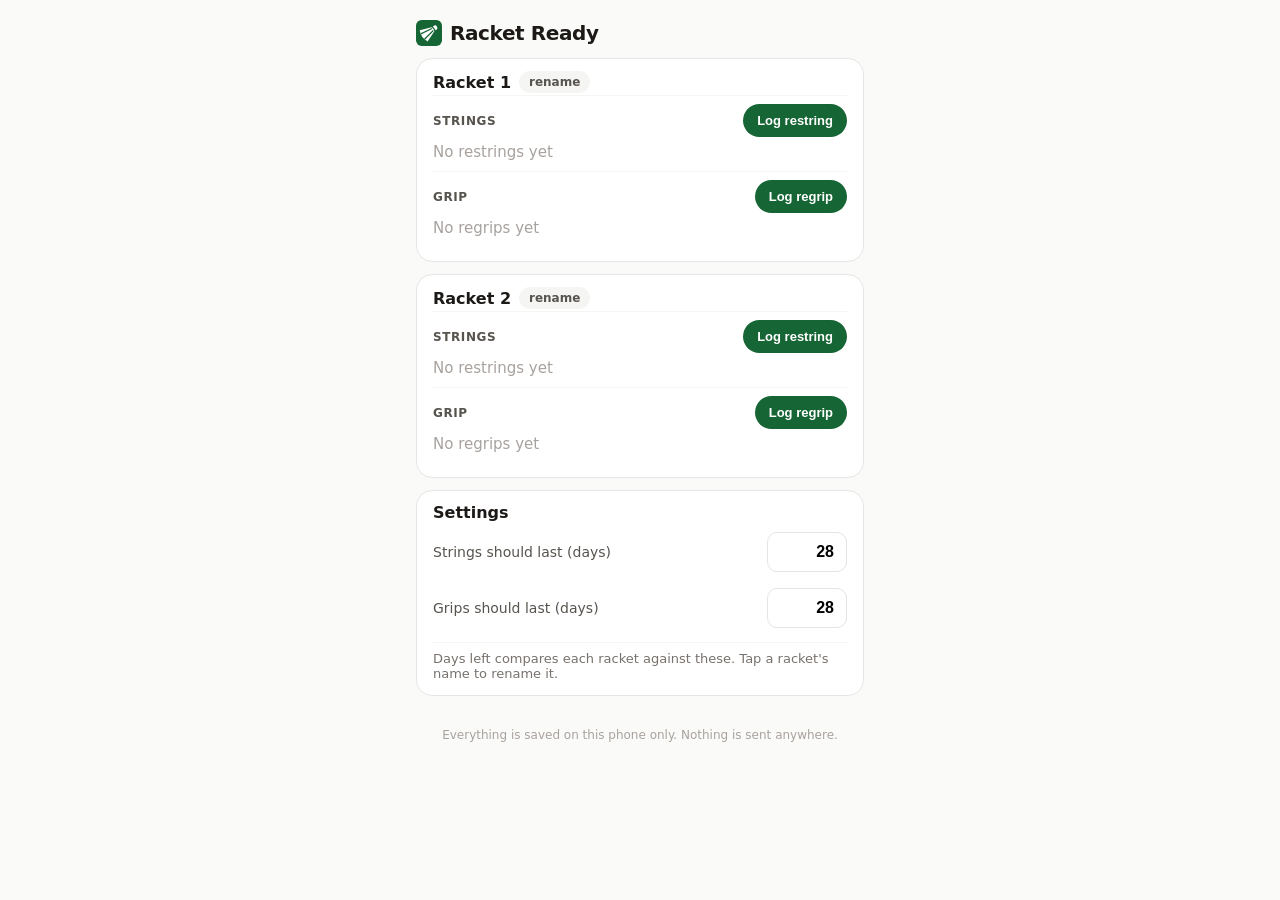
<file: gear/index.html>
<!DOCTYPE html>
<html lang="en">
<head>
<meta charset="UTF-8">
<meta name="viewport" content="width=device-width, initial-scale=1, viewport-fit=cover">
<meta name="theme-color" content="#166534">
<meta name="robots" content="noindex">
<meta name="mobile-web-app-capable" content="yes">
<link rel="icon" href="data:image/svg+xml,%3Csvg xmlns='http://www.w3.org/2000/svg' viewBox='0 0 64 64'%3E%3Crect width='64' height='64' rx='14' fill='%23166534'/%3E%3Cg transform='translate(3.2 -4.5) rotate(-125 32 32)'%3E%3Cpath d='M26 40 L15 12 Q32 4 49 12 L38 40 Q32 43 26 40 Z' fill='white'/%3E%3Cpath d='M29 39 L24 9 M35 39 L40 9' stroke='%23166534' stroke-width='3' fill='none'/%3E%3Cpath d='M26 44 h12 v2 a6 6 0 0 1 -12 0 Z' fill='white'/%3E%3C/g%3E%3C/svg%3E">
<title>Racket Ready</title>
<style>
  :root {
    --accent: #166534;
    --due: #b91c1c;
    --bg: #fafaf9;
    --card: #ffffff;
    --line: #e7e5e4;
    --ink: #1c1917;
    --mut: #78716c;
    --faint: #f5f5f4;
  }
  * { box-sizing: border-box; -webkit-tap-highlight-color: transparent; }
  /* The browser's own [hidden] rule loses to any author display property, so
     without this a hidden .frow (display: flex) stays visible. */
  [hidden] { display: none !important; }
  /* Without this, tapping buttons quickly on iOS is read as a double-tap and
     zooms the page. Pinch zoom still works. */
  button, input { touch-action: manipulation; }
  button { -webkit-user-select: none; user-select: none; }
  html, body { margin: 0; padding: 0; }
  body {
    background: var(--bg); color: var(--ink);
    font-family: ui-sans-serif, system-ui, -apple-system, "Segoe UI", Roboto, sans-serif;
    padding-bottom: calc(24px + env(safe-area-inset-bottom));
  }
  .wrap { max-width: 480px; margin: 0 auto; }
  header { padding: 20px 16px 12px; }
  h1 { font-size: 20px; font-weight: 700; letter-spacing: -0.02em; margin: 0; display: flex; align-items: center; gap: 8px; }
  h1 .shu { flex: 0 0 auto; }
  footer { padding: 20px 16px 8px; text-align: center; font-size: 12px; color: #a8a29e; }
  main { padding: 0 16px; }
  .card { border: 1px solid var(--line); background: var(--card); border-radius: 16px; margin-bottom: 12px; padding: 12px 16px 14px; }
  .card h2 { font-size: 16px; font-weight: 600; margin: 0 0 2px; }
  h2.rname { cursor: pointer; }
  .pen { display: inline-block; font-size: 12px; font-weight: 600; color: #57534e; background: var(--faint); border-radius: 999px; padding: 4px 10px; margin-left: 8px; vertical-align: 2px; }
  .item { border-top: 1px solid var(--faint); padding: 8px 0 2px; }
  .itop { display: flex; align-items: center; justify-content: space-between; gap: 12px; }
  .ilbl { font-size: 12px; font-weight: 600; color: #57534e; text-transform: uppercase; letter-spacing: .05em; }
  .logbtn { border: 0; background: var(--accent); color: #fff; font-size: 13px; font-weight: 600; border-radius: 999px; padding: 9px 14px; cursor: pointer; transition: transform .05s; }
  .logbtn:active { transform: scale(0.96); }
  .istat { margin: 6px 0 8px; font-size: 15px; font-variant-numeric: tabular-nums; }
  .istat .ok { color: var(--accent); font-weight: 700; }
  .istat .due { color: var(--due); font-weight: 700; }
  .istat .none { color: #a8a29e; }
  .hlbl { font-size: 12px; font-weight: 600; color: #57534e; text-transform: uppercase; letter-spacing: .05em; margin: 12px 0 0; padding-top: 10px; border-top: 1px solid var(--line); }
  .hist { margin-top: 2px; }
  .hrow { padding: 7px 0; border-bottom: 1px solid var(--faint); font-size: 13px; color: var(--mut); }
  .hrow:last-child { border-bottom: 0; }
  .hmain { display: flex; align-items: center; justify-content: space-between; gap: 8px; font-variant-numeric: tabular-nums; }
  .hmain b { color: #44403c; font-weight: 600; }
  .hwho { flex: 1; min-width: 0; }
  .hdur { margin-top: 1px; }
  .hbtns { display: flex; align-items: center; gap: 6px; flex: 0 0 auto; }
  /* Thumb-sized targets: these are the only two buttons small enough to
     mis-tap on a phone. */
  .edit, .del { border: 0; background: var(--faint); color: #57534e; border-radius: 999px; cursor: pointer; min-height: 38px; transition: transform .05s; }
  .edit { font-size: 13px; font-weight: 600; padding: 0 12px; }
  .del { font-size: 18px; line-height: 1; width: 38px; }
  .edit:active, .del:active { transform: scale(0.94); }
  .hsub { margin-top: 2px; }
  .hnote { margin-top: 2px; font-style: italic; }
  .logform { background: var(--faint); border-radius: 12px; padding: 2px 12px 12px; margin: 10px 0; }
  .logform h3 { font-size: 15px; font-weight: 600; margin: 10px 2px 2px; }
  .logform .calc { border-top-color: var(--line); }
  .frow { display: flex; align-items: center; gap: 12px; padding: 6px 0; }
  .frow label { flex: 0 0 72px; font-size: 14px; color: #57534e; }
  .frow input { flex: 1; min-width: 0; border: 1px solid var(--line); background: #fff; border-radius: 10px; padding: 10px 12px; font-size: 16px; outline: none; }
  .frow input:focus { border-color: var(--accent); }
  .row { display: flex; align-items: center; justify-content: space-between; gap: 12px; padding: 8px 0; }
  .row .lbl { font-size: 14px; color: #57534e; }
  input.num {
    width: 80px; border: 1px solid var(--line); background: #fff; border-radius: 10px;
    padding: 10px 12px; font-size: 16px; font-weight: 600; text-align: right; outline: none;
    font-variant-numeric: tabular-nums;
  }
  input.num:focus { border-color: var(--accent); }
  input[type="number"] { appearance: textfield; -moz-appearance: textfield; }
  input[type="number"]::-webkit-inner-spin-button, input[type="number"]::-webkit-outer-spin-button { -webkit-appearance: none; margin: 0; }
  .btns { display: flex; gap: 8px; margin-top: 12px; }
  .btns .save { flex: 1; border: 0; border-radius: 999px; background: var(--accent); color: #fff; padding: 13px; font-size: 14px; font-weight: 700; cursor: pointer; transition: transform .05s; }
  .btns .save:active { transform: scale(0.98); }
  .btns .ghost { flex: 1; border: 1px solid var(--line); background: #fff; color: #57534e; border-radius: 999px; padding: 13px; font-size: 14px; font-weight: 600; cursor: pointer; }
  .calc { margin: 6px 0 0; padding-top: 8px; border-top: 1px solid var(--faint); font-size: 13px; color: var(--mut); }
  .toast { position: fixed; left: 50%; top: 20px; transform: translateX(-50%); background: #1c1917; color: #fff; padding: 8px 16px; border-radius: 999px; font-size: 14px; font-weight: 500; box-shadow: 0 6px 20px rgba(0,0,0,.25); z-index: 30; opacity: 0; transition: opacity .2s; pointer-events: none; }
  .toast.show { opacity: 1; }
  @media (prefers-reduced-motion: reduce) { * { transition: none !important; } }
</style>
</head>
<body>
<div class="wrap">
  <header>
    <h1><svg class="shu" viewBox="0 0 64 64" width="26" height="26" aria-hidden="true"><rect width="64" height="64" rx="14" fill="var(--accent)"/><g transform="translate(3.2 -4.5) rotate(-125 32 32)"><path d="M26 40 L15 12 Q32 4 49 12 L38 40 Q32 43 26 40 Z" fill="#fff"/><path d="M29 39 L24 9 M35 39 L40 9" stroke="var(--accent)" stroke-width="3" fill="none"/><path d="M26 44 h12 v2 a6 6 0 0 1 -12 0 Z" fill="#fff"/></g></svg>Racket Ready</h1>
  </header>

  <main>
    <div id="rackets"></div>

    <div id="formHome">
    <div class="logform" id="logCard" hidden>
      <h3 id="logTitle"></h3>
      <div class="frow"><label for="f-date">Date</label><input id="f-date" type="date"></div>
      <div class="frow" data-for="strings"><label for="f-string">String</label><input id="f-string" placeholder="e.g. BG65"></div>
      <div class="frow" data-for="strings"><label for="f-tension">Tension</label><input id="f-tension" placeholder="e.g. 24 lbs"></div>
      <div class="frow" data-for="strings"><label for="f-color">Colour</label><input id="f-color" placeholder="e.g. white"></div>
      <div class="frow" data-for="strings"><label for="f-stringer">Stringer</label><input id="f-stringer" placeholder="shop or person"></div>
      <div class="frow" data-for="grip"><label for="f-brand">Grip</label><input id="f-brand" placeholder="e.g. Karakal PU"></div>
      <div class="frow"><label for="f-cost">Cost</label><input id="f-cost" type="number" inputmode="decimal" min="0" step="0.5" placeholder="optional"></div>
      <div class="frow"><label for="f-note">Note</label><input id="f-note" placeholder="anything odd, e.g. felt dead early"></div>
      <p class="calc">Only the date is required. The rest is for asking why later.</p>
      <div class="btns">
        <button class="ghost" onclick="closeLog()">Cancel</button>
        <button class="save" onclick="saveLog()">Save</button>
      </div>
    </div>
    </div>

    <section class="card">
      <h2>Settings</h2>
      <div class="row">
        <span class="lbl">Strings should last (days)</span>
        <input class="num" id="life-strings" type="number" inputmode="numeric" min="1" onfocus="selectAll(this)" oninput="setLife('strings', this.value)" onblur="render()">
      </div>
      <div class="row">
        <span class="lbl">Grips should last (days)</span>
        <input class="num" id="life-grip" type="number" inputmode="numeric" min="1" onfocus="selectAll(this)" oninput="setLife('grip', this.value)" onblur="render()">
      </div>
      <p class="calc">Days left compares each racket against these. Tap a racket's name to rename it.</p>
    </section>
  </main>

  <footer>Everything is saved on this phone only. Nothing is sent anywhere.</footer>
</div>

<div class="toast" id="toast"></div>

<script src="calc.js"></script>
<script>
// All date maths lives in calc.js so it can be tested outside a browser.
const { TYPES, DETAIL_FIELDS, VERBS, isIsoDate, formatDate, days,
        ageLabel, leftLabel, sanitizeState, prefill, detailsLine, summarize } = RacketReady;

const KEY = "badminton-gear-v1";
let S = load();

function load() {
  try { return sanitizeState(JSON.parse(localStorage.getItem(KEY))); }
  catch { return sanitizeState(null); }
}
function persist() {
  try { localStorage.setItem(KEY, JSON.stringify(S)); } catch {}
}

// Built from local time on purpose: toISOString would use UTC, which is still
// yesterday for half of any New Zealand morning.
function isoDaysAgo(n) {
  const d = new Date();
  d.setDate(d.getDate() - n);
  const p = x => String(x).padStart(2, "0");
  return d.getFullYear() + "-" + p(d.getMonth() + 1) + "-" + p(d.getDate());
}

const esc = s => String(s).replace(/[&<>"']/g, c =>
  ({ "&": "&amp;", "<": "&lt;", ">": "&gt;", '"': "&quot;", "'": "&#39;" }[c]));

function uid() {
  return "e" + Date.now().toString(36) + Math.random().toString(36).slice(2, 6);
}

// Select the whole value on focus so typing replaces it (no deleting the old
// number first). Deferred because iOS Safari drops select() called during focus.
function selectAll(el) { setTimeout(() => el.select(), 0); }

function toast(msg) {
  const t = document.getElementById("toast");
  t.textContent = msg; t.classList.add("show");
  clearTimeout(toast._t); toast._t = setTimeout(() => t.classList.remove("show"), 1800);
}

// Mirrors the value into the attribute as well, so a serialized DOM (which is
// what the page tests read) shows what a user would see in the field.
function setField(id, v) {
  const el = document.getElementById(id);
  el.value = v == null ? "" : v;
  el.setAttribute("value", el.value);
}

let logCtx = null;
const formEl = document.getElementById("logCard");

// There is one log form, and it moves into the racket card it was opened
// from, right under the item being logged, instead of sitting below the page
// with only its title tying it to a racket. Closed, it returns to a fixed
// home so a render never leaves it detached from the document.
function placeForm() {
  const slot = logCtx && document.getElementById("slot-" + logCtx.racketId + "-" + logCtx.type);
  (slot || document.getElementById("formHome")).appendChild(formEl);
}

function showLog(title, type, v) {
  document.getElementById("logTitle").textContent = title;
  for (const el of document.querySelectorAll("#logCard .frow[data-for]")) {
    el.hidden = el.dataset.for !== type;
  }
  setField("f-date", v.date);
  for (const t of TYPES) for (const f of DETAIL_FIELDS[t]) setField("f-" + f, t === type ? v[f] || "" : "");
  setField("f-cost", v.cost);
  setField("f-note", v.note || "");
  formEl.hidden = false;
  placeForm();
  formEl.scrollIntoView({ behavior: "smooth", block: "nearest" });
}

// A fresh entry: today's date, details prefilled from the previous event of
// the same type, and never a note.
function openLog(racketId, type) {
  const racket = S.rackets.find(r => r.id === racketId);
  if (!racket) return;
  logCtx = { racketId, type, editId: null };
  const v = Object.assign({ date: isoDaysAgo(0), note: "" }, prefill(S, racketId, type));
  showLog((type === "strings" ? "Restring " : "Regrip ") + racket.name, type, v);
}

// Editing reopens the same form loaded with that entry's own values, note
// and date included, and Save replaces it instead of adding.
function editEvent(id) {
  const e = S.events.find(x => x.id === id);
  if (!e) return;
  const racket = S.rackets.find(r => r.id === e.racketId);
  logCtx = { racketId: e.racketId, type: e.type, editId: id };
  showLog("Edit " + (e.type === "strings" ? "restring" : "regrip") + ", " + racket.name, e.type, e);
}

function closeLog() {
  logCtx = null;
  formEl.hidden = true;
  placeForm();
}

function saveLog() {
  if (!logCtx) return;
  const date = document.getElementById("f-date").value;
  if (!isIsoDate(date)) { toast("Pick a date first"); return; }
  const vals = {
    date,
    cost: parseFloat(document.getElementById("f-cost").value),
    note: document.getElementById("f-note").value
  };
  if (!isFinite(vals.cost)) vals.cost = null;
  for (const f of DETAIL_FIELDS[logCtx.type]) vals[f] = document.getElementById("f-" + f).value;

  const verb = logCtx.editId ? "Updated" : "Logged";
  if (logCtx.editId) {
    const i = S.events.findIndex(x => x.id === logCtx.editId);
    if (i < 0) return;
    S.events[i] = Object.assign({}, S.events[i], vals);
  } else {
    S.events.push(Object.assign({ id: uid(), racketId: logCtx.racketId, type: logCtx.type }, vals));
  }
  S = sanitizeState(S);
  persist(); closeLog(); render();
  toast(verb);
}

function deleteEvent(id) {
  const e = S.events.find(x => x.id === id);
  if (!e) return;
  const what = e.type === "strings" ? "restring" : "regrip";
  if (!confirm("Delete the " + what + " from " + formatDate(e.date) + "?")) return;
  S.events = S.events.filter(x => x.id !== id);
  persist(); render();
}

function renameRacket(id) {
  const racket = S.rackets.find(r => r.id === id);
  if (!racket) return;
  const name = prompt("Racket name", racket.name);
  if (name == null) return;
  const clean = name.trim().slice(0, 40);
  if (!clean) return;
  racket.name = clean;
  persist(); render();
}

function setLife(type, raw) {
  const v = parseInt(raw, 10);
  if (Number.isInteger(v) && v >= 1 && v <= 3650) { S.life[type] = v; persist(); }
  render(true);
}

function itemRow(r, type) {
  const st = r[type];
  let stat;
  if (!st) {
    stat = '<span class="none">' + (type === "strings" ? "No restrings yet" : "No regrips yet") + "</span>";
  } else if (st.startsInDays) {
    stat = "New " + (type === "strings" ? "strings" : "grip") + " from " + formatDate(st.event.date) +
      ' · <span class="ok">starts in ' + days(st.startsInDays) + "</span>";
  } else {
    stat = VERBS[type] + " " + ageLabel(st.ageDays) +
      ' · <span class="' + (st.due ? "due" : "ok") + '">' + leftLabel(st.leftDays) + "</span>";
  }
  return `
    <div class="item">
      <div class="itop">
        <span class="ilbl">${type === "strings" ? "Strings" : "Grip"}</span>
        <button class="logbtn" onclick="openLog('${esc(r.id)}','${type}')">${type === "strings" ? "Log restring" : "Log regrip"}</button>
      </div>
      <p class="istat">${stat}</p>
      <div class="formSlot" id="slot-${esc(r.id)}-${type}"></div>
    </div>`;
}

function histRow(h) {
  const e = h.event;
  const dur = h.startsInDays ? "starts in " + days(h.startsInDays)
    : h.current ? "in use · " + days(h.soFarDays) + " so far"
    : "lasted " + days(h.lastedDays);
  const sub = detailsLine(e);
  return `
    <div class="hrow">
      <div class="hmain">
        <div class="hwho">
          <div><b>${h.type === "strings" ? "Strings" : "Grip"}</b> ${formatDate(e.date)}</div>
          <div class="hdur">${dur}</div>
        </div>
        <span class="hbtns">
          <button class="edit" onclick="editEvent('${esc(e.id)}')">edit</button>
          <button class="del" onclick="deleteEvent('${esc(e.id)}')" aria-label="Delete entry">×</button>
        </span>
      </div>
      ${sub ? `<div class="hsub">${esc(sub)}</div>` : ""}
      ${e.note ? `<div class="hnote">${esc(e.note)}</div>` : ""}
    </div>`;
}

function racketCard(r) {
  return `
    <section class="card">
      <h2 class="rname" onclick="renameRacket('${esc(r.id)}')">${esc(r.name)}<span class="pen">rename</span></h2>
      ${TYPES.map(t => itemRow(r, t)).join("")}
      ${r.history.length ? `<p class="hlbl">History</p><div class="hist">${r.history.map(histRow).join("")}</div>` : ""}
    </section>`;
}

function render(skipInputs) {
  const view = summarize(S, isoDaysAgo(0));
  document.getElementById("rackets").innerHTML = view.rackets.map(racketCard).join("");
  // Rebuilding the cards detaches an open form; put it back in its slot.
  placeForm();
  if (!skipInputs) {
    setField("life-strings", S.life.strings);
    setField("life-grip", S.life.grip);
  }
}

render();
</script>
</body>
</html>
</file>
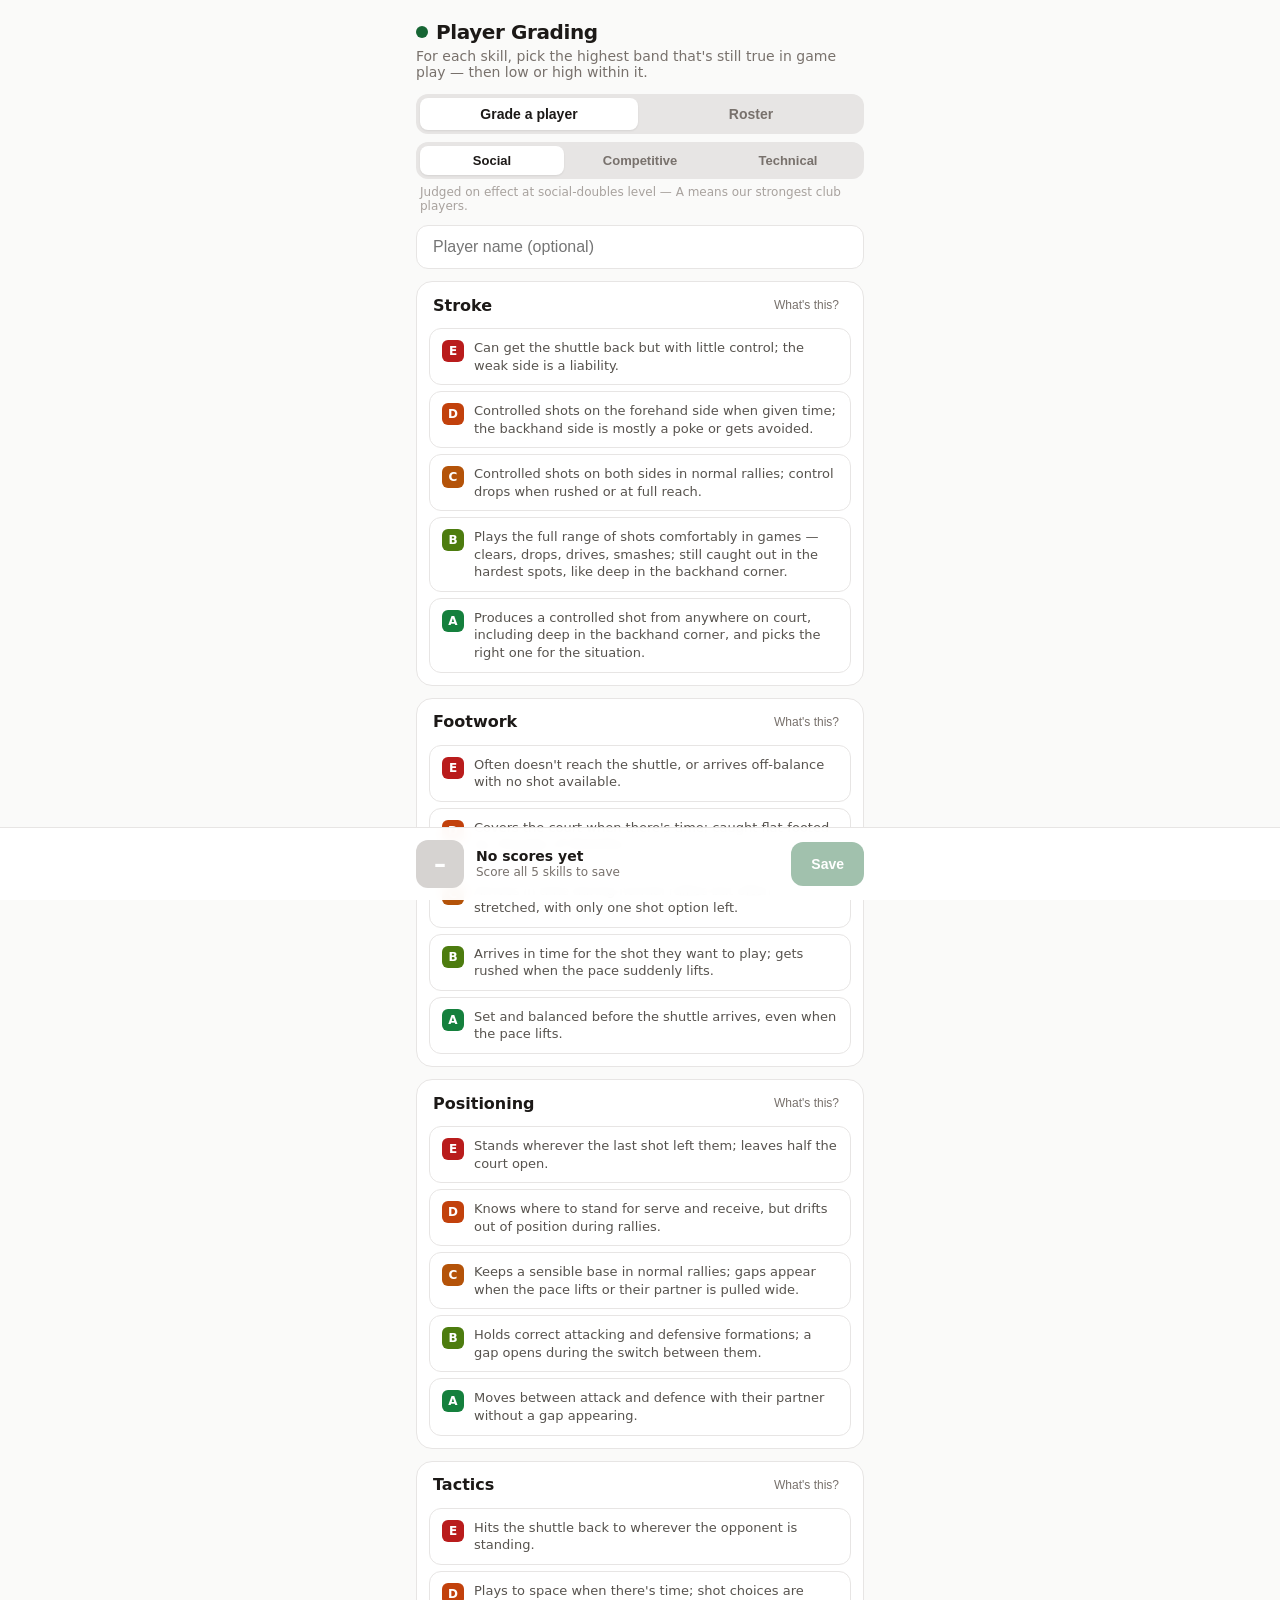
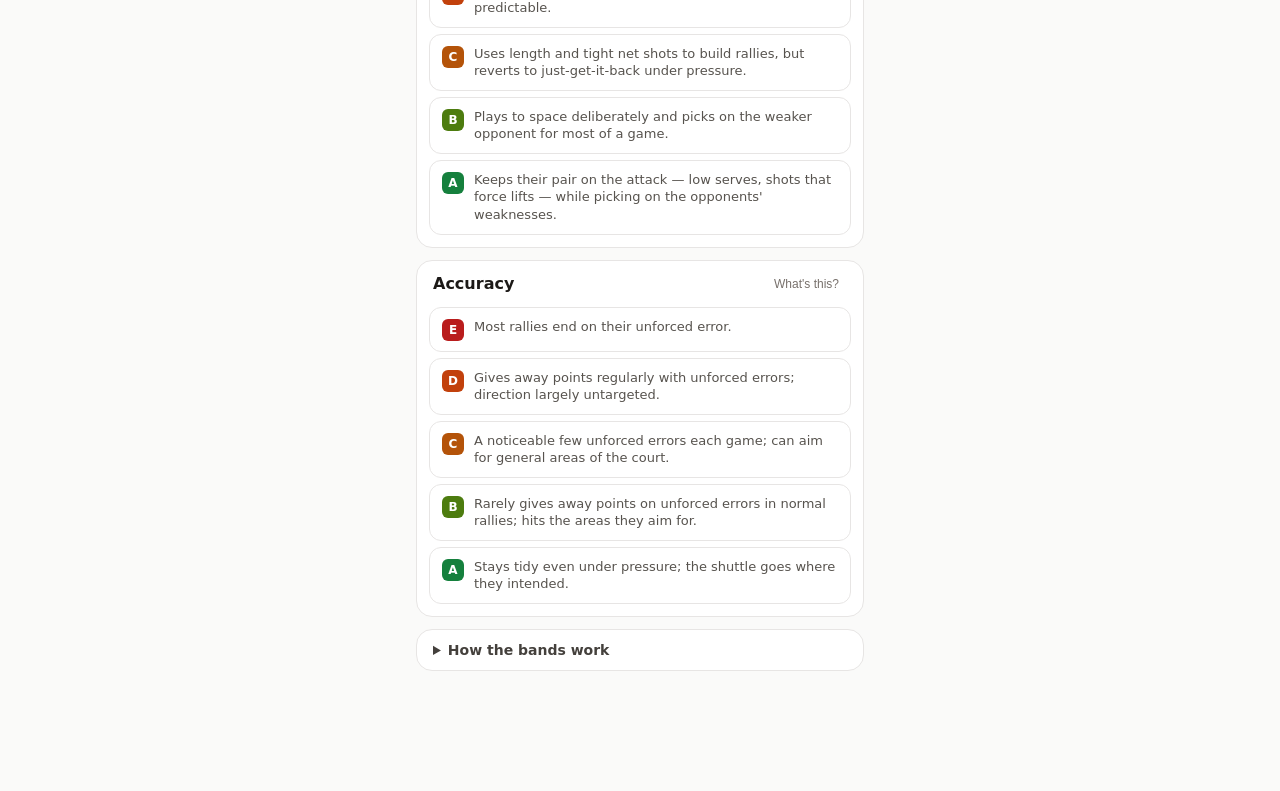
<file: grading/index.html>
<!DOCTYPE html>
<html lang="en">
<head>
<meta charset="UTF-8">
<meta name="viewport" content="width=device-width, initial-scale=1, viewport-fit=cover">
<meta name="theme-color" content="#166534">
<meta name="robots" content="noindex">
<meta name="apple-mobile-web-app-capable" content="yes">
<meta name="mobile-web-app-capable" content="yes">
<meta name="apple-mobile-web-app-title" content="Grading">
<link rel="icon" href="data:image/svg+xml,%3Csvg xmlns='http://www.w3.org/2000/svg' viewBox='0 0 64 64'%3E%3Crect width='64' height='64' rx='14' fill='%23166534'/%3E%3Cpath d='M26 40 L15 12 Q32 4 49 12 L38 40 Q32 43 26 40 Z' fill='white'/%3E%3Cpath d='M29 39 L24 9 M35 39 L40 9' stroke='%23166534' stroke-width='3' fill='none'/%3E%3Crect x='24' y='44' width='16' height='11' rx='5.5' fill='white'/%3E%3C/svg%3E">
<title>Player Grading</title>
<style>
  :root {
    --accent: #166534;
    --bg: #fafaf9;
    --card: #ffffff;
    --line: #e7e5e4;
    --ink: #1c1917;
    --mut: #78716c;
    --faint: #f5f5f4;
  }
  * { box-sizing: border-box; -webkit-tap-highlight-color: transparent; }
  html, body { margin: 0; padding: 0; }
  body {
    background: var(--bg); color: var(--ink);
    font-family: ui-sans-serif, system-ui, -apple-system, "Segoe UI", Roboto, sans-serif;
    padding-bottom: calc(120px + env(safe-area-inset-bottom));
  }
  .wrap { max-width: 480px; margin: 0 auto; }
  header { padding: 20px 16px 8px; }
  h1 { font-size: 20px; font-weight: 700; letter-spacing: -0.02em; margin: 0; display: flex; align-items: center; gap: 8px; }
  h1 .dot { width: 12px; height: 12px; border-radius: 50%; background: var(--accent); }
  header p { margin: 4px 0 0; font-size: 14px; color: var(--mut); }
  .tabs { position: sticky; top: 0; z-index: 10; background: var(--bg); padding: 6px 16px 8px; }
  .tabrow { display: grid; grid-template-columns: 1fr 1fr; gap: 4px; background: #e7e5e4; border-radius: 12px; padding: 4px; }
  .tabrow button { border: 0; background: transparent; padding: 8px; border-radius: 8px; font-size: 14px; font-weight: 600; color: var(--mut); cursor: pointer; }
  .tabrow button.on { background: #fff; color: var(--ink); box-shadow: 0 1px 2px rgba(0,0,0,.08); }
  main { padding: 0 16px; }
  .scale { display: grid; grid-template-columns: repeat(3, 1fr); gap: 4px; background: #e7e5e4; border-radius: 12px; padding: 4px; margin-bottom: 12px; }
  .scale button { border: 0; background: transparent; padding: 7px 2px; border-radius: 8px; font-size: 13px; font-weight: 600; color: var(--mut); cursor: pointer; }
  .scale button.on { background: #fff; color: var(--ink); box-shadow: 0 1px 2px rgba(0,0,0,.08); }
  .scalehint { margin: -6px 0 12px; padding: 0 4px; font-size: 12px; color: #a8a29e; }
  input.name { width: 100%; border: 1px solid var(--line); background: #fff; border-radius: 12px; padding: 12px 16px; font-size: 16px; outline: none; margin-bottom: 12px; }
  input.name:focus { border-color: #a8a29e; }
  .card { border: 1px solid var(--line); background: var(--card); border-radius: 16px; margin-bottom: 12px; overflow: hidden; }
  .card .top { display: flex; align-items: center; justify-content: space-between; padding: 12px 16px 0; }
  .card h2 { font-size: 16px; font-weight: 600; margin: 0; }
  .info { border: 0; background: transparent; color: var(--mut); font-size: 12px; font-weight: 500; padding: 4px 8px; border-radius: 999px; cursor: pointer; }
  .desc { padding: 4px 16px 0; font-size: 14px; line-height: 1.35; color: var(--mut); display: none; }
  .desc.show { display: block; }
  .bandopts { display: flex; flex-direction: column; gap: 6px; padding: 12px; }
  .bandopt { display: flex; gap: 10px; align-items: flex-start; text-align: left; border: 1px solid var(--line); background: #fff; border-radius: 12px; padding: 10px 12px; cursor: pointer; font: inherit; transition: transform .05s; }
  .bandopt:active { transform: scale(0.98); }
  .bandopt .chip { width: 22px; height: 22px; border-radius: 6px; color: #fff; font-size: 12px; font-weight: 700; display: flex; align-items: center; justify-content: center; flex: 0 0 auto; margin-top: 1px; }
  .bandopt .txt { font-size: 13px; line-height: 1.35; color: #57534e; }
  .bandopt.on .txt { color: var(--ink); font-weight: 500; }
  .fine { display: grid; grid-template-columns: 1fr 1fr; gap: 6px; padding: 0 12px 12px; }
  .fine button { height: 44px; border: 0; border-radius: 10px; font-size: 14px; font-weight: 600; background: var(--faint); color: #57534e; cursor: pointer; transition: transform .05s; }
  .fine button:active { transform: scale(0.96); }
  details.bands { border: 1px solid var(--line); background: #fff; border-radius: 16px; padding: 12px 16px; font-size: 14px; }
  details.bands summary { cursor: pointer; font-weight: 600; color: #44403c; }
  details.bands .note { margin: 10px 0 0; font-size: 13px; color: var(--mut); }
  .band { display: flex; gap: 8px; margin-top: 8px; align-items: flex-start; }
  .band .g { width: 20px; height: 20px; border-radius: 5px; color: #fff; font-size: 12px; font-weight: 700; display: flex; align-items: center; justify-content: center; flex: 0 0 auto; margin-top: 1px; }
  .band span.t { color: var(--mut); }
  .band span.t b { color: #44403c; }
  .barwrap { position: fixed; left: 0; right: 0; bottom: 0; z-index: 20; border-top: 1px solid var(--line); background: rgba(255,255,255,.96); backdrop-filter: blur(6px); padding-bottom: env(safe-area-inset-bottom); }
  .bar { max-width: 480px; margin: 0 auto; display: flex; align-items: center; gap: 12px; padding: 12px 16px; }
  .gchip { width: 48px; height: 48px; border-radius: 12px; color: #fff; font-size: 24px; font-weight: 700; display: flex; align-items: center; justify-content: center; flex: 0 0 auto; background: #d6d3d1; }
  .meta { line-height: 1.2; }
  .meta .l1 { font-size: 14px; font-weight: 600; }
  .meta .l2 { font-size: 12px; color: var(--mut); }
  .btn { border: 0; border-radius: 12px; font-weight: 700; cursor: pointer; }
  .save { margin-left: auto; background: var(--accent); color: #fff; padding: 14px 20px; font-size: 14px; }
  .save:disabled { opacity: .4; }
  .clear { border: 1px solid var(--line); background: #fff; color: #57534e; padding: 14px 12px; font-size: 14px; font-weight: 600; }
  .empty { margin-top: 24px; border: 1px dashed #d6d3d1; background: #fff; border-radius: 16px; padding: 40px 16px; text-align: center; }
  .empty p { margin: 0; }
  .empty .b { font-weight: 600; color: #57534e; }
  .empty .s { font-size: 14px; color: #a8a29e; margin-top: 4px; }
  .exports { display: grid; grid-template-columns: repeat(3, 1fr); gap: 8px; margin-bottom: 12px; }
  .exports button { border: 1px solid var(--line); background: #fff; color: #57534e; border-radius: 12px; padding: 10px; font-size: 14px; font-weight: 600; cursor: pointer; }
  .prow { border: 1px solid var(--line); background: #fff; border-radius: 16px; margin-bottom: 10px; overflow: hidden; }
  .phead { display: flex; align-items: center; gap: 12px; padding: 12px; cursor: pointer; }
  .phead .g { width: 44px; height: 44px; border-radius: 12px; color: #fff; font-size: 18px; font-weight: 700; display: flex; align-items: center; justify-content: center; flex: 0 0 auto; }
  .phead .n { flex: 1; min-width: 0; }
  .phead .n b { display: block; font-weight: 600; white-space: nowrap; overflow: hidden; text-overflow: ellipsis; }
  .phead .n small { font-size: 12px; color: #a8a29e; }
  .phead .ch { color: #d6d3d1; }
  .pdetail { border-top: 1px solid #f5f5f4; padding: 8px 12px; }
  .pdetail .r { display: flex; justify-content: space-between; padding: 4px 0; font-size: 14px; }
  .pdetail .r span { color: var(--mut); }
  .pdetail .r b { font-weight: 600; }
  .del { margin-top: 8px; width: 100%; border: 0; background: #fef2f2; color: #dc2626; border-radius: 10px; padding: 10px; font-size: 14px; font-weight: 600; cursor: pointer; }
  .toast { position: fixed; left: 50%; top: 64px; transform: translateX(-50%); background: #1c1917; color: #fff; padding: 8px 16px; border-radius: 999px; font-size: 14px; font-weight: 500; box-shadow: 0 6px 20px rgba(0,0,0,.25); z-index: 30; opacity: 0; transition: opacity .2s; pointer-events: none; }
  .toast.show { opacity: 1; }
  .hidden { display: none !important; }
  @media (prefers-reduced-motion: reduce) { * { transition: none !important; } }
</style>
</head>
<body>
<div class="wrap">
  <header>
    <h1><span class="dot"></span>Player Grading</h1>
    <p>For each skill, pick the highest band that's still true in game play — then low or high within it.</p>
  </header>

  <div class="tabs">
    <div class="tabrow">
      <button id="tab-grade" class="on" onclick="setTab('grade')">Grade a player</button>
      <button id="tab-roster" onclick="setTab('roster')">Roster</button>
    </div>
  </div>

  <main id="view-grade">
    <div class="scale">
      <button id="mode-social" onclick="setMode('social')">Social</button>
      <button id="mode-club" onclick="setMode('club')">Competitive</button>
      <button id="mode-tech" onclick="setMode('tech')">Technical</button>
    </div>
    <p class="scalehint" id="scalehint"></p>
    <input class="name" id="pname" placeholder="Player name (optional)" autocomplete="off">
    <div id="cards"></div>
    <details class="bands">
      <summary>How the bands work</summary>
      <div id="bandlist"></div>
      <p class="note">Within a band, the low number means just into it and the high number means solid in it. Rate straight after watching — don't score from memory at the end of the session.</p>
    </details>
  </main>

  <main id="view-roster" class="hidden">
    <div class="exports" id="exports">
      <button onclick="copyCSV()">Copy CSV</button>
      <button onclick="downloadBackup()">Backup</button>
      <button onclick="document.getElementById('importfile').click()">Restore</button>
    </div>
    <input type="file" id="importfile" accept=".json,application/json" class="hidden" onchange="importBackup(this)">
    <div id="rosterlist"></div>
  </main>
</div>

<div class="barwrap" id="barwrap">
  <div class="bar">
    <div class="gchip" id="gchip">–</div>
    <div class="meta">
      <div class="l1" id="metaL1">No scores yet</div>
      <div class="l2" id="metaL2">Score all 5 skills to save</div>
    </div>
    <button class="btn save" id="saveBtn" onclick="save()" disabled>Save</button>
    <button class="btn clear hidden" id="clearBtn" onclick="clearForm()">Clear</button>
  </div>
</div>

<div class="toast" id="toast"></div>

<script>
// Three rubrics over the same 1-10 scoring:
//  social (default) - effect-based, doubles, A = our strongest club players
//  club             - effect-based at competitive level (key kept as "club"
//                     for backward compat with saved gradings)
//  tech             - form-based, coaching-standard technique
const MODES = {
  social: { name:"Social", hint:"Judged on effect at social-doubles level — A means our strongest club players." },
  club:   { name:"Competitive", hint:"Effect-based but calibrated to competitive level — a stricter read of the same skills." },
  tech:   { name:"Technical", hint:"Judged on coached technique — a strict, form-based standard." }
};
const SKILLS = [
  { key:"grip", name:"Stroke",
    desc:{
      social:"Can they produce the shot they need, on either side, however they hold the racquet?",
      club:"Can they produce the shot they need, on either side, however they hold the racquet?",
      tech:"Uses correct forehand, backhand and front-court grip. Flexible with grip changes for every situation."
    },
    anchors:{
      social:{
        E:"Can get the shuttle back but with little control; the weak side is a liability.",
        D:"Controlled shots on the forehand side when given time; the backhand side is mostly a poke or gets avoided.",
        C:"Controlled shots on both sides in normal rallies; control drops when rushed or at full reach.",
        B:"Plays the full range of shots comfortably in games — clears, drops, drives, smashes; still caught out in the hardest spots, like deep in the backhand corner.",
        A:"Produces a controlled shot from anywhere on court, including deep in the backhand corner, and picks the right one for the situation."
      },
      club:{
        E:"Can get the shuttle back but with little control; the weak side is a liability.",
        D:"Controlled shots on the forehand side when given time; the backhand side is mostly a poke or gets avoided.",
        C:"Controlled shots on both sides in normal rallies; control drops when rushed or at full reach.",
        B:"Full range of shots on both sides in games — clears, drops, drives; only the hardest positions cause trouble.",
        A:"Produces whatever shot the situation needs from anywhere — among the best hitters at club night."
      },
      tech:{
        E:"One grip for everything (often frying-pan); backhand shots aren't possible yet.",
        D:"Correct forehand grip in feeds and warm-up, but grip changes are slow or wrong once rallying.",
        C:"Changes between forehand and backhand grips in normal rallies; late or wrong when rushed at the net.",
        B:"Grip changes are fluent in game play, including front-court grips; only lapses when fully stretched.",
        A:"Grip adjustments are automatic — shortens at the net, adapts for deception; never limits a shot."
      }
    }},
  { key:"footwork", name:"Footwork",
    desc:{
      social:"Do they get to the shuttle early and balanced? Style doesn't matter.",
      club:"Do they get to the shuttle early and balanced? Chassé or not — style doesn't matter.",
      tech:"Uses chassé steps around the court. Stops when playing a shot without stepping beyond it, uses rotation on overhead shots, and isn't flat-footed when waiting for a return."
    },
    anchors:{
      social:{
        E:"Often doesn't reach the shuttle, or arrives off-balance with no shot available.",
        D:"Covers the court when there's time; caught flat-footed by changes of direction.",
        C:"Arrives in time during normal rallies but often stretched, with only one shot option left.",
        B:"Arrives in time for the shot they want to play; gets rushed when the pace suddenly lifts.",
        A:"Set and balanced before the shuttle arrives, even when the pace lifts."
      },
      club:{
        E:"Often doesn't reach the shuttle, or arrives off-balance with no shot available.",
        D:"Covers the court when there's time; caught flat-footed by changes of direction.",
        C:"Arrives in time during normal rallies but often stretched, with only one shot option left.",
        B:"Arrives early and balanced in games; only genuinely fast attacks catch them out.",
        A:"Always seems to be in the right place with time to spare; movement never limits their game."
      },
      tech:{
        E:"Flat-footed; walks or runs to the shuttle with no recognisable pattern.",
        D:"Chassés in drills but reverts to running and lunging in rallies; often steps beyond the shot.",
        C:"Correct movement patterns in normal rallies, but late back to base and flat-footed under pressure.",
        B:"Split-steps and recovers to base consistently in games; occasional lapses at full pace.",
        A:"Anticipates — arrives early and balanced with shot options, even under attack."
      }
    }},
  { key:"positioning", name:"Positioning",
    desc:{
      social:"Are they in the right place before the shot comes, and is their partner covered?",
      club:"Are they in the right place before the shot comes, and is their partner covered?",
      tech:"Correct position when serving and receiving. Base position correct for both attacking and defensive play. Uses correct rotation to cover partner and anticipate the return."
    },
    anchors:{
      social:{
        E:"Stands wherever the last shot left them; leaves half the court open.",
        D:"Knows where to stand for serve and receive, but drifts out of position during rallies.",
        C:"Keeps a sensible base in normal rallies; gaps appear when the pace lifts or their partner is pulled wide.",
        B:"Holds correct attacking and defensive formations; a gap opens during the switch between them.",
        A:"Moves between attack and defence with their partner without a gap appearing."
      },
      club:{
        E:"Stands wherever the last shot left them; leaves half the court open.",
        D:"Knows where to stand for serve and receive, but drifts out of position during rallies.",
        C:"Keeps a sensible base in normal rallies; gaps appear when the pace lifts or their partner is pulled wide.",
        B:"Covers the right space and rotates with their partner consistently; hard to find a gap against them.",
        A:"Moves before the shot is played; makes the court feel small to opponents."
      },
      tech:{
        E:"Stands wherever the last shot left them; no base position.",
        D:"Takes correct serve and receive positions, but doesn't recover to a base during rallies.",
        C:"Holds the right attacking/defensive base in normal rallies; shape breaks down under pressure.",
        B:"Rotates with partner and covers gaps consistently in games; rare lapses.",
        A:"Reads the return and shifts early; cover of partner and court looks seamless."
      }
    }},
  { key:"tactics", name:"Tactics",
    desc:{
      social:"Do they use the court and their opponents' weaknesses deliberately? Only score this from match play.",
      club:"Do they use the court and their opponents' weaknesses deliberately? Only score this from match play, not drills.",
      tech:"Court awareness. Plays shots of correct length and tight to the net to exploit the full court. Actively plays into gaps and moves opponents around. Only score this from match play, not drills."
    },
    anchors:{
      social:{
        E:"Hits the shuttle back to wherever the opponent is standing.",
        D:"Plays to space when there's time; shot choices are predictable.",
        C:"Uses length and tight net shots to build rallies, but reverts to just-get-it-back under pressure.",
        B:"Plays to space deliberately and picks on the weaker opponent for most of a game.",
        A:"Keeps their pair on the attack — low serves, shots that force lifts — while picking on the opponents' weaknesses."
      },
      club:{
        E:"Hits the shuttle back to wherever the opponent is standing.",
        D:"Plays to space when there's time; shot choices are predictable.",
        C:"Uses length and tight net shots to build rallies, but reverts to just-get-it-back under pressure.",
        B:"Deliberately moves opponents around and picks on weaknesses for most of a game.",
        A:"Controls how rallies are played — sets traps, and changes the plan mid-game to counter opponents."
      },
      tech:{
        E:"No plan visible — returns the shuttle straight back to the opponent.",
        D:"Plays to space when there's time; shot choices are predictable.",
        C:"Builds simple patterns (good length, tight net shots) in rallies, but abandons them under pressure.",
        B:"Consistently moves opponents around and plays into gaps in match play; varies pace and length.",
        A:"Controls rallies — creates and exploits weaknesses, disguises intent, adapts the plan to the opponent."
      }
    }},
  { key:"accuracy", name:"Accuracy",
    desc:{
      social:"How often do they give away points on unforced errors, and does the shuttle go where they meant?",
      club:"Low hitting-error rate and accuracy in hitting direction. Tip: count errors over 10–20 shots rather than judging by feel.",
      tech:"Low hitting-error rate and accuracy in hitting direction. Tip: count errors over 10–20 shots rather than judging by feel."
    },
    anchors:{
      social:{
        E:"Most rallies end on their unforced error.",
        D:"Gives away points regularly with unforced errors; direction largely untargeted.",
        C:"A noticeable few unforced errors each game; can aim for general areas of the court.",
        B:"Rarely gives away points on unforced errors in normal rallies; hits the areas they aim for.",
        A:"Stays tidy even under pressure; the shuttle goes where they intended."
      },
      club:{
        E:"Most rallies end on their unforced error — 5 or more misses per 10 shots.",
        D:"Frequent hitting errors, around 3–4 per 10 shots; direction largely untargeted.",
        C:"Around 2 errors per 10 shots; can aim for half-court zones.",
        B:"About 1 error per 10 shots; hits targeted zones under match pressure.",
        A:"Rarely misses — roughly 1 in 20 or better; the shuttle goes where they intended, even when stretched."
      },
      tech:{
        E:"Most rallies end on their unforced error — 5 or more misses per 10 shots.",
        D:"Frequent hitting errors, around 3–4 per 10 shots; direction largely untargeted.",
        C:"Around 2 errors per 10 shots; can aim for half-court zones.",
        B:"About 1 error per 10 shots; hits targeted zones under match pressure.",
        A:"Rarely misses — roughly 1 in 20 or better; pinpoint length and direction even when stretched."
      }
    }}
];
// Displayed low to high so the rater climbs the ladder and stops
// at the last description that still holds.
const BANDS = [
  { g:"E", lo:1, color:"#b91c1c" },
  { g:"D", lo:3, color:"#c2410c" },
  { g:"C", lo:5, color:"#b45309" },
  { g:"B", lo:7, color:"#4d7c0f" },
  { g:"A", lo:9, color:"#15803d" }
];
const GRADES = [
  { g:"A", range:[9,10], color:"#15803d", label:{
      social:"The strongest players at club night; fine margins separate them from B.",
      club:"Among the strongest at club night; their game holds up under any pressure we can apply.",
      tech:"Consistent under pressure, and adapts or disguises at pace." }},
  { g:"B", range:[7,8],  color:"#4d7c0f", label:{
      social:"Strong regulars; hold their own in the top games.",
      club:"Effective in games; only the top players expose them.",
      tech:"Consistent in competitive play; occasional lapses." }},
  { g:"C", range:[5,6],  color:"#b45309", label:{
      social:"Solid in normal rallies; breaks down when the pace lifts.",
      club:"Solid in normal rallies; breaks down when the pace lifts.",
      tech:"Executes in normal rallies; breaks down under pressure or at pace." }},
  { g:"D", range:[3,4],  color:"#c2410c", label:{
      social:"Works when given time; breaks down in live rallies.",
      club:"Works when given time; breaks down in live rallies.",
      tech:"Executes in drills and feeds; breaks down in rallies." }},
  { g:"E", range:[1,2],  color:"#b91c1c", label:{
      social:"Still learning the basics of the game.",
      club:"Still learning the basics of the game.",
      tech:"Can't yet execute the technique, even unpressured." }}
];
const KEY = "badminton-grading-roster-v1";
const MODEKEY = "badminton-grading-rubric-v2";

const blank = () => Object.fromEntries(SKILLS.map(s => [s.key, null]));
let mode = "social";
try { const m = localStorage.getItem(MODEKEY); if (Object.hasOwn(MODES, m)) mode = m; } catch {}
let scores = blank();   // final 1–10 score per skill
let bands = blank();    // chosen band letter, before low/high is picked
let roster = load();
let expandedId = null;

function load() {
  try { return sanitize(JSON.parse(localStorage.getItem(KEY))); } catch { return []; }
}
// Accepts anything (stored data or an imported file) and returns only
// well-formed roster entries, recomputing total/avg/grade from the scores.
function sanitize(data) {
  if (!Array.isArray(data)) return [];
  const out = [];
  for (const p of data) {
    if (!p || typeof p !== "object" || !p.scores || typeof p.scores !== "object") continue;
    if (!SKILLS.every(s => Number.isInteger(p.scores[s.key]) && p.scores[s.key] >= 1 && p.scores[s.key] <= 10)) continue;
    if (typeof p.date !== "string" || isNaN(Date.parse(p.date))) continue;
    const total = SKILLS.reduce((a,s) => a + p.scores[s.key], 0);
    const avg = total / SKILLS.length;
    out.push({
      id: Number.isFinite(p.id) ? p.id : Date.now() + out.length,
      name: (typeof p.name === "string" && p.name.trim()) ? p.name.trim() : "Unnamed player",
      date: p.date,
      scores: Object.fromEntries(SKILLS.map(s => [s.key, p.scores[s.key]])),
      rubric: (typeof p.rubric === "string" && Object.hasOwn(MODES, p.rubric)) ? p.rubric : undefined,
      total, avg: Number(avg.toFixed(1)), grade: gradeFor(avg).g
    });
  }
  return out;
}
function persist() {
  try { localStorage.setItem(KEY, JSON.stringify(roster)); }
  catch { toast("Couldn't save — storage full or blocked"); }
}
function gradeFor(avg) {
  if (avg == null) return null;
  const r = Math.round(avg);
  return GRADES.find(x => r >= x.range[0] && r <= x.range[1]) || GRADES[GRADES.length-1];
}
function toast(msg) {
  const t = document.getElementById("toast");
  t.textContent = msg; t.classList.add("show");
  clearTimeout(toast._t); toast._t = setTimeout(() => t.classList.remove("show"), 1600);
}

function setTab(tab) {
  document.getElementById("tab-grade").classList.toggle("on", tab==="grade");
  document.getElementById("tab-roster").classList.toggle("on", tab==="roster");
  document.getElementById("view-grade").classList.toggle("hidden", tab!=="grade");
  document.getElementById("view-roster").classList.toggle("hidden", tab!=="roster");
  document.getElementById("barwrap").classList.toggle("hidden", tab!=="grade");
  if (tab==="roster") renderRoster();
  updateTabLabel();
}
function updateTabLabel() {
  document.getElementById("tab-roster").textContent = roster.length ? `Roster (${roster.length})` : "Roster";
}

function setMode(m) {
  if (!Object.hasOwn(MODES, m)) return;
  mode = m;
  try { localStorage.setItem(MODEKEY, m); } catch {}
  Object.keys(MODES).forEach(k => {
    const btn = document.getElementById("mode-"+k);
    if (btn) btn.classList.toggle("on", k === mode);
  });
  document.getElementById("scalehint").textContent = MODES[m].hint;
  renderCards(); renderBands();
}

function renderCards() {
  const el = document.getElementById("cards");
  el.innerHTML = SKILLS.map(s => `
    <section class="card">
      <div class="top">
        <h2>${s.name}</h2>
        <button class="info" onclick="toggleDesc('${s.key}')" id="info-${s.key}">What's this?</button>
      </div>
      <p class="desc" id="desc-${s.key}">${s.desc[mode]}</p>
      <div class="bandopts" id="bands-${s.key}">
        ${BANDS.map(b => `
          <button class="bandopt" onclick="setBand('${s.key}','${b.g}')" data-g="${b.g}">
            <span class="chip" style="background:${b.color}">${b.g}</span>
            <span class="txt">${s.anchors[mode][b.g]}</span>
          </button>`).join("")}
      </div>
      <div class="fine hidden" id="fine-${s.key}"></div>
    </section>`).join("");
  refreshCards();
}
function toggleDesc(k) {
  const d = document.getElementById("desc-"+k);
  const b = document.getElementById("info-"+k);
  const show = d.classList.toggle("show");
  b.textContent = show ? "Hide" : "What's this?";
}
function setBand(k, g) {
  if (bands[k] === g) { bands[k] = null; scores[k] = null; }
  else { bands[k] = g; scores[k] = null; }
  refreshCards(); refreshBar();
}
function setFine(k, n) {
  scores[k] = (scores[k] === n) ? null : n;
  refreshCards(); refreshBar();
}
function refreshCards() {
  SKILLS.forEach(s => {
    const g = bands[s.key];
    const wrap = document.getElementById("bands-"+s.key);
    if (!wrap) return;
    [...wrap.querySelectorAll(".bandopt")].forEach(btn => {
      const bd = BANDS.find(x => x.g === btn.dataset.g);
      const on = btn.dataset.g === g;
      btn.classList.toggle("on", on);
      btn.style.borderColor = on ? bd.color : "";
      btn.style.boxShadow = on ? `inset 0 0 0 1px ${bd.color}` : "";
    });
    const fine = document.getElementById("fine-"+s.key);
    if (!g) { fine.classList.add("hidden"); fine.innerHTML = ""; return; }
    const bd = BANDS.find(x => x.g === g);
    fine.classList.remove("hidden");
    fine.innerHTML = [bd.lo, bd.lo+1].map((n,i) => {
      const on = scores[s.key] === n;
      return `<button onclick="setFine('${s.key}',${n})" style="${on ? `background:${bd.color};color:#fff` : ""}">
        ${n} · ${i===0 ? "Just into" : "Solid"} ${g}
      </button>`;
    }).join("");
  });
}
function refreshBar() {
  const rated = SKILLS.filter(s => scores[s.key] != null);
  const pending = SKILLS.filter(s => bands[s.key] != null && scores[s.key] == null);
  const sum = rated.reduce((a,s)=>a+scores[s.key],0);
  const complete = rated.length === SKILLS.length;
  const avg = complete ? sum/SKILLS.length : (rated.length ? sum/rated.length : null);
  const grade = gradeFor(avg);
  const chip = document.getElementById("gchip");
  chip.textContent = grade ? grade.g : "–";
  chip.style.background = grade ? grade.color : "#d6d3d1";
  document.getElementById("metaL1").textContent = complete ? `Grade ${grade.g}` : (rated.length ? `${rated.length}/5 scored` : "No scores yet");
  document.getElementById("metaL2").textContent = complete
    ? `avg ${avg.toFixed(1)} · total ${sum}`
    : pending.length ? `Pick low or high for ${pending[0].name}`
    : rated.length ? `running avg ${avg.toFixed(1)}` : "Score all 5 skills to save";
  document.getElementById("saveBtn").disabled = !complete;
  document.getElementById("clearBtn").classList.toggle("hidden", rated.length === 0 && pending.length === 0);
}
function clearForm() {
  scores = blank(); bands = blank();
  document.getElementById("pname").value = "";
  refreshCards(); refreshBar();
}
function save() {
  const rated = SKILLS.filter(s => scores[s.key] != null);
  if (rated.length !== SKILLS.length) return;
  const sum = rated.reduce((a,s)=>a+scores[s.key],0);
  const avg = sum/SKILLS.length;
  const grade = gradeFor(avg);
  roster.unshift({
    id: Date.now(),
    name: (document.getElementById("pname").value.trim() || "Unnamed player"),
    date: new Date().toISOString(),
    scores: {...scores},
    rubric: mode,
    total: sum, avg: Number(avg.toFixed(1)), grade: grade.g
  });
  persist(); clearForm(); updateTabLabel();
  toast("Saved to roster"); setTab("roster");
}

function fmtDate(iso) {
  return new Date(iso).toLocaleDateString(undefined,{day:"numeric",month:"short"});
}
function renderRoster() {
  const el = document.getElementById("rosterlist");
  if (!roster.length) {
    el.innerHTML = `<div class="empty"><p class="b">No players graded yet</p><p class="s">Grade a player and save, or restore a backup.</p></div>`;
    return;
  }
  el.innerHTML = roster.map(p => {
    const gc = GRADES.find(x => x.g === p.grade) || GRADES[GRADES.length-1];
    const ex = expandedId === p.id;
    return `<div class="prow">
      <div class="phead" onclick="toggleExpand(${p.id})">
        <div class="g" style="background:${gc.color}">${p.grade}</div>
        <div class="n"><b>${escapeHtml(p.name)}</b><small>${fmtDate(p.date)} · avg ${p.avg} · total ${p.total}</small></div>
        <div class="ch">${ex ? "▲" : "▼"}</div>
      </div>
      ${ex ? `<div class="pdetail">
        ${SKILLS.map(s=>`<div class="r"><span>${s.name}</span><b>${p.scores[s.key]} · ${gradeFor(p.scores[s.key]).g}</b></div>`).join("")}
        ${p.rubric ? `<div class="r"><span>Scale</span><b>${MODES[p.rubric].name}</b></div>` : ""}
        <button class="del" onclick="del(${p.id})">Delete</button>
      </div>` : ""}
    </div>`;
  }).join("");
}
function toggleExpand(id) { expandedId = (expandedId === id) ? null : id; renderRoster(); }
function del(id) {
  const p = roster.find(x => x.id === id);
  if (p && !confirm(`Delete ${p.name}?`)) return;
  roster = roster.filter(x => x.id !== id);
  persist(); updateTabLabel(); renderRoster();
}
function escapeHtml(s){ return s.replace(/[&<>"']/g,c=>({"&":"&amp;","<":"&lt;",">":"&gt;",'"':"&quot;","'":"&#39;"}[c])); }

function csv() {
  const head = "Name,Date,Stroke,Footwork,Positioning,Tactics,Accuracy,Total,Avg,Grade,Scale";
  const rows = roster.map(p => [
    `"${p.name.replace(/"/g,'""')}"`, new Date(p.date).toLocaleDateString(),
    p.scores.grip, p.scores.footwork, p.scores.positioning, p.scores.tactics, p.scores.accuracy,
    p.total, p.avg, p.grade, p.rubric ? MODES[p.rubric].name : ""
  ].join(","));
  return [head, ...rows].join("\n");
}
function copyCSV() {
  if (!roster.length) { toast("Nothing to copy yet"); return; }
  const text = csv();
  if (navigator.clipboard) navigator.clipboard.writeText(text).then(()=>toast("Roster copied")).catch(()=>toast("Copy failed"));
  else toast("Copy not available");
}
function downloadBackup() {
  if (!roster.length) { toast("Nothing to back up yet"); return; }
  const blob = new Blob([JSON.stringify(roster, null, 2)], {type:"application/json"});
  const a = document.createElement("a");
  a.href = URL.createObjectURL(blob);
  a.download = `player-grades-${new Date().toISOString().slice(0,10)}.json`;
  document.body.appendChild(a); a.click(); a.remove();
  toast("Backup downloaded");
}
function importBackup(input) {
  const file = input.files && input.files[0];
  input.value = "";
  if (!file) return;
  const reader = new FileReader();
  reader.onload = () => {
    let entries;
    try { entries = sanitize(JSON.parse(reader.result)); }
    catch { toast("Not a valid backup file"); return; }
    if (!entries.length) { toast("No valid players in that file"); return; }
    const have = new Set(roster.map(p => p.id));
    const added = entries.filter(p => !have.has(p.id));
    if (!added.length) { toast("Already up to date"); return; }
    roster = [...added, ...roster].sort((a,b) => new Date(b.date) - new Date(a.date));
    persist(); updateTabLabel(); renderRoster();
    toast(`Restored ${added.length} player${added.length===1?"":"s"}`);
  };
  reader.onerror = () => toast("Couldn't read that file");
  reader.readAsText(file);
}

function renderBands() {
  document.getElementById("bandlist").innerHTML = GRADES.map(x =>
    `<div class="band"><div class="g" style="background:${x.color}">${x.g}</div><span class="t"><b>${x.range[0]}–${x.range[1]}:</b> ${x.label[mode]}</span></div>`).join("");
}

setMode(mode); refreshBar(); updateTabLabel();
</script>
</body>
</html>
</file>
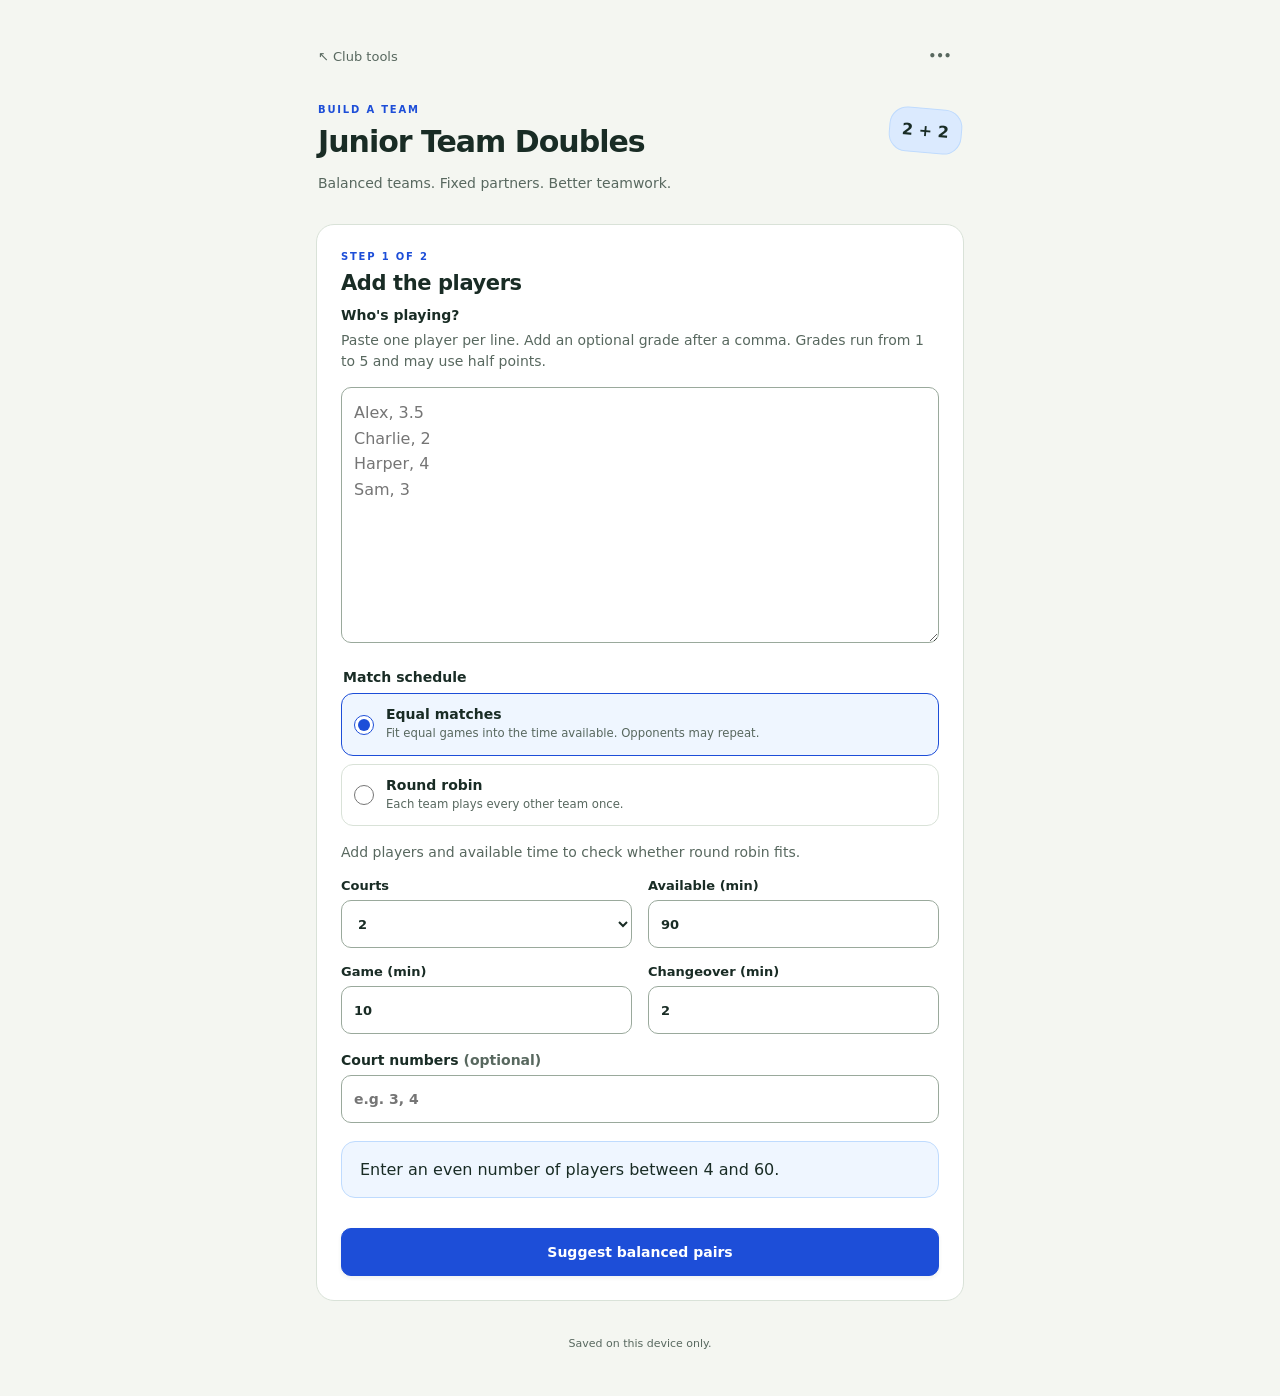
<file: team-tournament/index.html>
<!doctype html><html lang="en"><head><meta charset="utf-8"><meta name="viewport" content="width=device-width, initial-scale=1, viewport-fit=cover"><meta name="theme-color" content="#1d4ed8"><meta name="apple-mobile-web-app-capable" content="yes"><meta name="apple-mobile-web-app-title" content="Team Doubles"><meta name="robots" content="noindex"><title>Junior Team Doubles | Badminton</title><link rel="manifest" href="manifest.webmanifest"><link rel="icon" href="icon.svg" type="image/svg+xml"><link rel="apple-touch-icon" href="icon-192.png"><link rel="stylesheet" href="style.css"><script src="engine.js" defer></script><script src="app.js" defer></script></head><body><div class="wrap"><header><div class="topbar"><a href="../" class="back">↖ Club tools</a><div id="options-slot"></div></div><div class="heading"><div><p class="eyebrow">BUILD A TEAM</p><h1>Junior Team Doubles</h1></div><span class="badge" aria-hidden="true">2 + 2</span></div><p class="muted">Balanced teams. Fixed partners. Better teamwork.</p></header><p id="storage-warning" class="warning" role="alert" hidden></p><main id="app"></main><footer><span id="save-status">Saved on this device only.</span> <span id="offline-status"></span></footer></div><dialog id="confirm"><form method="dialog"><h2 id="confirm-title"></h2><p id="confirm-text"></p><div class="actions"><button value="cancel">Cancel</button><button value="yes" class="danger">Continue</button></div></form></dialog><dialog id="install-help"><form method="dialog"><h2>Install Team Doubles</h2><p>On iPhone or iPad, open this page in Safari, tap Share, then Add to Home Screen.</p><p>On Android or desktop, use your browser menu and choose Install app or Add to Home screen.</p><p>Open the app online once and wait for Ready for offline use before leaving for the courts.</p><button value="close" class="primary wide">Got it</button></form></dialog></body></html>
</file>
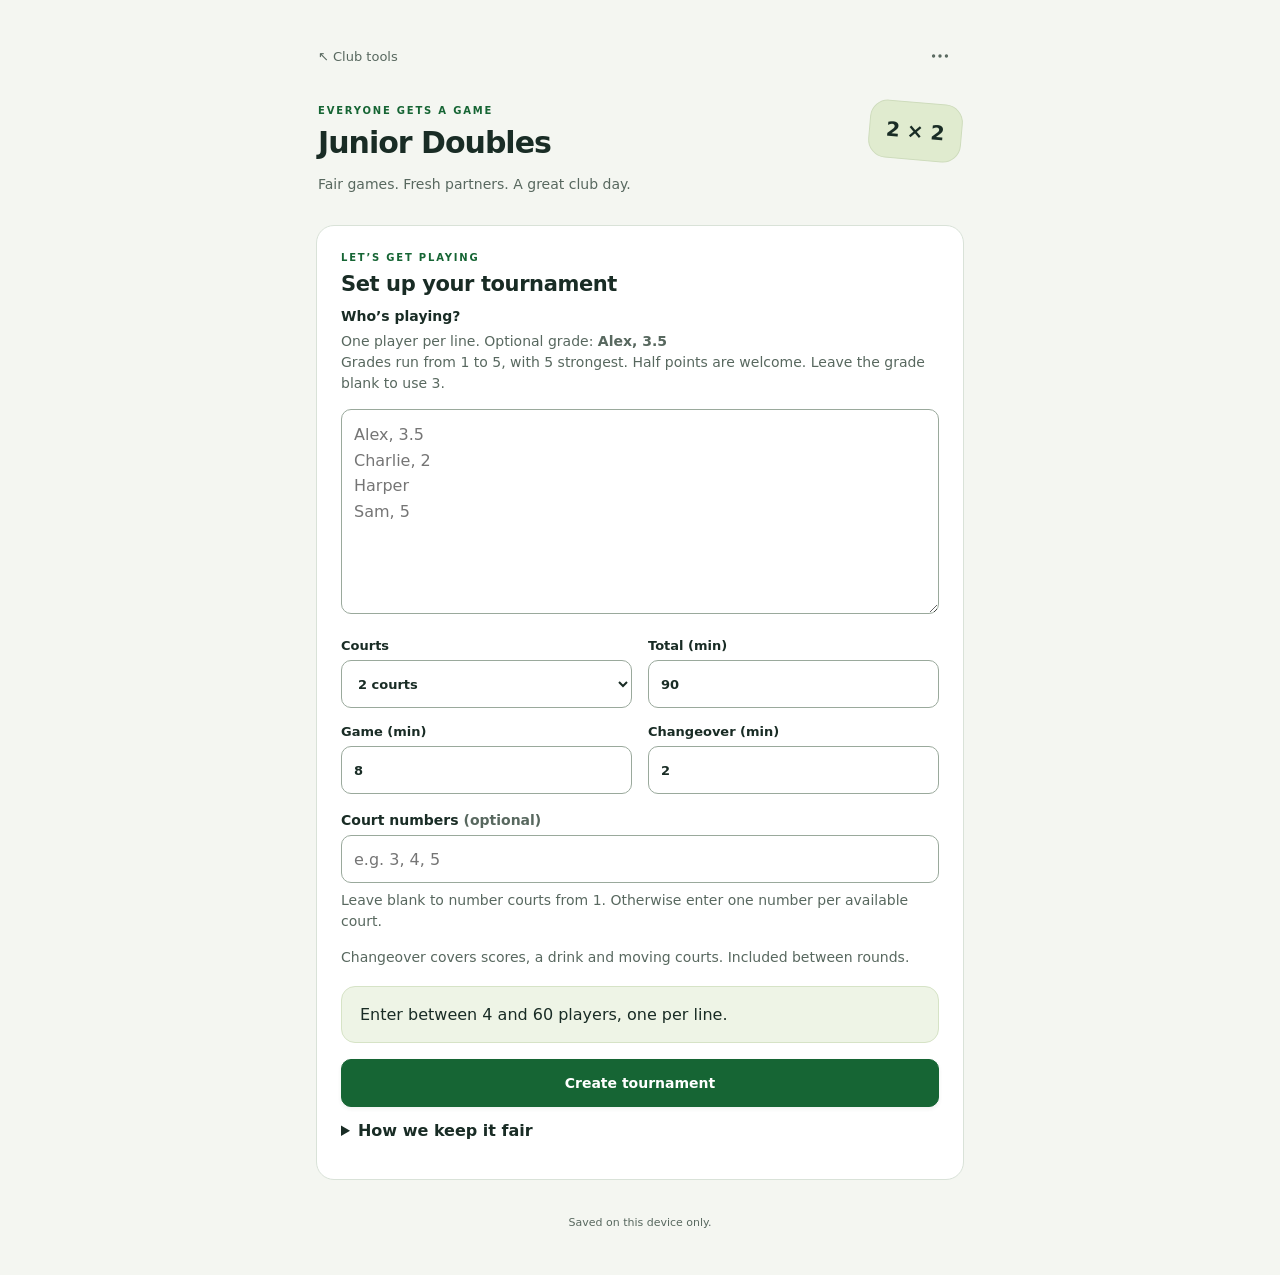
<file: tournament/index.html>
<!doctype html>
<html lang="en">
<head>
<meta charset="utf-8">
<meta name="viewport" content="width=device-width, initial-scale=1, viewport-fit=cover">
<meta name="theme-color" content="#166534">
<meta name="robots" content="noindex">
<title>Junior Doubles | Badminton</title>
<link rel="manifest" href="manifest.webmanifest">
<link rel="icon" href="icon.svg" type="image/svg+xml">
<link rel="apple-touch-icon" href="icon-192.png">
<link rel="stylesheet" href="style.css">
<script src="engine.js" defer></script>
<script src="app.js" defer></script>
</head>
<body>
<div class="wrap">
<header><div class="topbar"><a href="../" class="back">↖ Club tools</a><div id="options-slot"></div></div><div class="heading"><div><p class="eyebrow">EVERYONE GETS A GAME</p><h1>Junior Doubles</h1></div><span class="badge" aria-hidden="true">2 × 2</span></div><p class="muted">Fair games. Fresh partners. A great club day.</p></header>
<p id="storage-warning" class="warning" role="alert" hidden></p>
<main id="app"></main>
<footer><span id="save-status">Saved on this device only.</span> <span id="offline-status"></span></footer>
</div>
<dialog id="confirm"><form method="dialog"><h2 id="confirm-title">Start a new tournament?</h2><p id="confirm-text">This replaces the tournament on this device. Export a backup first if you want to keep it.</p><div class="actions"><button value="cancel">Keep tournament</button><button value="yes" class="danger">Start new</button></div></form></dialog>
</body>
</html>
</file>
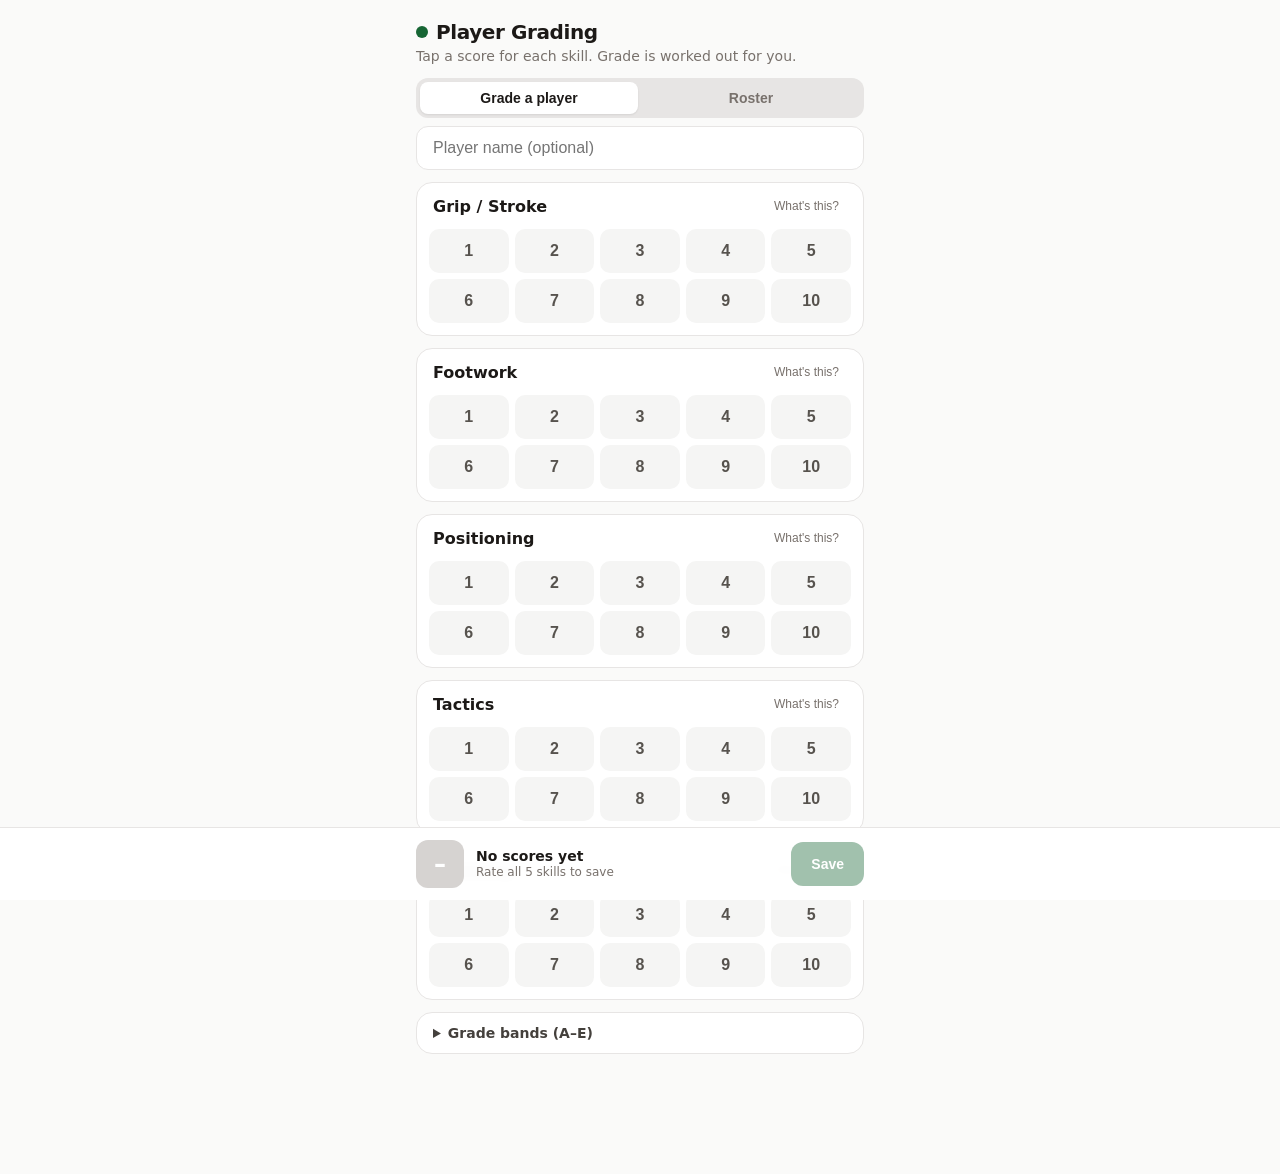
<file: player-grading.html>
<!DOCTYPE html>
<html lang="en">
<head>
<meta charset="UTF-8">
<meta name="viewport" content="width=device-width, initial-scale=1, viewport-fit=cover">
<meta name="theme-color" content="#166534">
<meta name="apple-mobile-web-app-capable" content="yes">
<meta name="mobile-web-app-capable" content="yes">
<meta name="apple-mobile-web-app-title" content="Grading">
<title>Player Grading</title>
<style>
  :root {
    --accent: #166534;
    --bg: #fafaf9;
    --card: #ffffff;
    --line: #e7e5e4;
    --ink: #1c1917;
    --mut: #78716c;
    --faint: #f5f5f4;
  }
  * { box-sizing: border-box; -webkit-tap-highlight-color: transparent; }
  html, body { margin: 0; padding: 0; }
  body {
    background: var(--bg); color: var(--ink);
    font-family: ui-sans-serif, system-ui, -apple-system, "Segoe UI", Roboto, sans-serif;
    padding-bottom: calc(120px + env(safe-area-inset-bottom));
  }
  .wrap { max-width: 480px; margin: 0 auto; }
  header { padding: 20px 16px 8px; }
  h1 { font-size: 20px; font-weight: 700; letter-spacing: -0.02em; margin: 0; display: flex; align-items: center; gap: 8px; }
  h1 .dot { width: 12px; height: 12px; border-radius: 50%; background: var(--accent); }
  header p { margin: 4px 0 0; font-size: 14px; color: var(--mut); }
  .tabs { position: sticky; top: 0; z-index: 10; background: var(--bg); padding: 6px 16px 8px; }
  .tabrow { display: grid; grid-template-columns: 1fr 1fr; gap: 4px; background: #e7e5e4; border-radius: 12px; padding: 4px; }
  .tabrow button { border: 0; background: transparent; padding: 8px; border-radius: 8px; font-size: 14px; font-weight: 600; color: var(--mut); cursor: pointer; }
  .tabrow button.on { background: #fff; color: var(--ink); box-shadow: 0 1px 2px rgba(0,0,0,.08); }
  main { padding: 0 16px; }
  input.name { width: 100%; border: 1px solid var(--line); background: #fff; border-radius: 12px; padding: 12px 16px; font-size: 16px; outline: none; margin-bottom: 12px; }
  input.name:focus { border-color: #a8a29e; }
  .card { border: 1px solid var(--line); background: var(--card); border-radius: 16px; margin-bottom: 12px; overflow: hidden; }
  .card .top { display: flex; align-items: center; justify-content: space-between; padding: 12px 16px 0; }
  .card h2 { font-size: 16px; font-weight: 600; margin: 0; }
  .info { border: 0; background: transparent; color: var(--mut); font-size: 12px; font-weight: 500; padding: 4px 8px; border-radius: 999px; cursor: pointer; }
  .desc { padding: 4px 16px 0; font-size: 14px; line-height: 1.35; color: var(--mut); display: none; }
  .desc.show { display: block; }
  .grid { display: grid; grid-template-columns: repeat(5, 1fr); gap: 6px; padding: 12px; }
  .grid button { height: 44px; border: 0; border-radius: 10px; font-size: 16px; font-weight: 600; background: var(--faint); color: #57534e; cursor: pointer; transition: transform .05s; }
  .grid button:active { transform: scale(0.94); }
  .grid button.on { background: var(--accent); color: #fff; }
  details.bands { border: 1px solid var(--line); background: #fff; border-radius: 16px; padding: 12px 16px; font-size: 14px; }
  details.bands summary { cursor: pointer; font-weight: 600; color: #44403c; }
  .band { display: flex; gap: 8px; margin-top: 8px; align-items: flex-start; }
  .band .g { width: 20px; height: 20px; border-radius: 5px; color: #fff; font-size: 12px; font-weight: 700; display: flex; align-items: center; justify-content: center; flex: 0 0 auto; margin-top: 1px; }
  .band span.t { color: var(--mut); }
  .band span.t b { color: #44403c; }
  .barwrap { position: fixed; left: 0; right: 0; bottom: 0; z-index: 20; border-top: 1px solid var(--line); background: rgba(255,255,255,.96); backdrop-filter: blur(6px); padding-bottom: env(safe-area-inset-bottom); }
  .bar { max-width: 480px; margin: 0 auto; display: flex; align-items: center; gap: 12px; padding: 12px 16px; }
  .gchip { width: 48px; height: 48px; border-radius: 12px; color: #fff; font-size: 24px; font-weight: 700; display: flex; align-items: center; justify-content: center; flex: 0 0 auto; background: #d6d3d1; }
  .meta { line-height: 1.2; }
  .meta .l1 { font-size: 14px; font-weight: 600; }
  .meta .l2 { font-size: 12px; color: var(--mut); }
  .btn { border: 0; border-radius: 12px; font-weight: 700; cursor: pointer; }
  .save { margin-left: auto; background: var(--accent); color: #fff; padding: 14px 20px; font-size: 14px; }
  .save:disabled { opacity: .4; }
  .clear { border: 1px solid var(--line); background: #fff; color: #57534e; padding: 14px 12px; font-size: 14px; font-weight: 600; }
  .empty { margin-top: 24px; border: 1px dashed #d6d3d1; background: #fff; border-radius: 16px; padding: 40px 16px; text-align: center; }
  .empty p { margin: 0; }
  .empty .b { font-weight: 600; color: #57534e; }
  .empty .s { font-size: 14px; color: #a8a29e; margin-top: 4px; }
  .exports { display: grid; grid-template-columns: 1fr 1fr; gap: 8px; margin-bottom: 12px; }
  .exports button { border: 1px solid var(--line); background: #fff; color: #57534e; border-radius: 12px; padding: 10px; font-size: 14px; font-weight: 600; cursor: pointer; }
  .prow { border: 1px solid var(--line); background: #fff; border-radius: 16px; margin-bottom: 10px; overflow: hidden; }
  .phead { display: flex; align-items: center; gap: 12px; padding: 12px; cursor: pointer; }
  .phead .g { width: 44px; height: 44px; border-radius: 12px; color: #fff; font-size: 18px; font-weight: 700; display: flex; align-items: center; justify-content: center; flex: 0 0 auto; }
  .phead .n { flex: 1; min-width: 0; }
  .phead .n b { display: block; font-weight: 600; white-space: nowrap; overflow: hidden; text-overflow: ellipsis; }
  .phead .n small { font-size: 12px; color: #a8a29e; }
  .phead .ch { color: #d6d3d1; }
  .pdetail { border-top: 1px solid #f5f5f4; padding: 8px 12px; }
  .pdetail .r { display: flex; justify-content: space-between; padding: 4px 0; font-size: 14px; }
  .pdetail .r span { color: var(--mut); }
  .pdetail .r b { font-weight: 600; }
  .del { margin-top: 8px; width: 100%; border: 0; background: #fef2f2; color: #dc2626; border-radius: 10px; padding: 10px; font-size: 14px; font-weight: 600; cursor: pointer; }
  .toast { position: fixed; left: 50%; top: 64px; transform: translateX(-50%); background: #1c1917; color: #fff; padding: 8px 16px; border-radius: 999px; font-size: 14px; font-weight: 500; box-shadow: 0 6px 20px rgba(0,0,0,.25); z-index: 30; opacity: 0; transition: opacity .2s; pointer-events: none; }
  .toast.show { opacity: 1; }
  .hidden { display: none !important; }
  @media (prefers-reduced-motion: reduce) { * { transition: none !important; } }
</style>
</head>
<body>
<div class="wrap">
  <header>
    <h1><span class="dot"></span>Player Grading</h1>
    <p>Tap a score for each skill. Grade is worked out for you.</p>
  </header>

  <div class="tabs">
    <div class="tabrow">
      <button id="tab-grade" class="on" onclick="setTab('grade')">Grade a player</button>
      <button id="tab-roster" onclick="setTab('roster')">Roster</button>
    </div>
  </div>

  <main id="view-grade">
    <input class="name" id="pname" placeholder="Player name (optional)" autocomplete="off">
    <div id="cards"></div>
    <details class="bands">
      <summary>Grade bands (A–E)</summary>
      <div id="bandlist"></div>
    </details>
  </main>

  <main id="view-roster" class="hidden">
    <div class="exports" id="exports">
      <button onclick="copyCSV()">Copy CSV</button>
      <button onclick="downloadCSV()">Download backup</button>
    </div>
    <div id="rosterlist"></div>
  </main>
</div>

<div class="barwrap" id="barwrap">
  <div class="bar">
    <div class="gchip" id="gchip">–</div>
    <div class="meta">
      <div class="l1" id="metaL1">No scores yet</div>
      <div class="l2" id="metaL2">Rate all 5 skills to save</div>
    </div>
    <button class="btn save" id="saveBtn" onclick="save()" disabled>Save</button>
    <button class="btn clear hidden" id="clearBtn" onclick="clearForm()">Clear</button>
  </div>
</div>

<div class="toast" id="toast"></div>

<script>
const SKILLS = [
  { key:"grip", name:"Grip / Stroke", desc:"Uses correct forehand, backhand and front-court grip. Flexible with grip changes for every situation." },
  { key:"footwork", name:"Footwork", desc:"Uses chassé steps around the court. Stops when playing a shot without stepping beyond it, uses rotation on overhead shots, and isn't flat-footed when waiting for a return." },
  { key:"positioning", name:"Positioning", desc:"Correct position when serving and receiving. Base position correct for both attacking and defensive play. Uses correct rotation to cover partner and anticipate the return." },
  { key:"tactics", name:"Tactics", desc:"Court awareness. Plays shots of correct length and tight to the net to exploit the full court. Actively plays into gaps and moves opponents around." },
  { key:"accuracy", name:"Accuracy", desc:"Low hitting-error rate and accuracy in hitting direction." }
];
const GRADES = [
  { g:"A", range:[9,10], color:"#15803d", label:"Full command of all aspects of the game." },
  { g:"B", range:[7,8],  color:"#4d7c0f", label:"Technically correct; less accurate than A." },
  { g:"C", range:[5,6],  color:"#b45309", label:"Some technical deficiencies; higher error rate than B." },
  { g:"D", range:[3,4],  color:"#c2410c", label:"Technical deficiencies; lacking court awareness." },
  { g:"E", range:[1,2],  color:"#b91c1c", label:"Basic beginner level." }
];
const KEY = "badminton-grading-roster-v1";

let scores = { grip:null, footwork:null, positioning:null, tactics:null, accuracy:null };
let roster = load();
let expandedId = null;

function load() {
  try { return JSON.parse(localStorage.getItem(KEY)) || []; } catch { return []; }
}
function persist() {
  try { localStorage.setItem(KEY, JSON.stringify(roster)); }
  catch { toast("Couldn't save — storage full or blocked"); }
}
function gradeFor(avg) {
  if (avg == null) return null;
  const r = Math.round(avg);
  return GRADES.find(x => r >= x.range[0] && r <= x.range[1]) || GRADES[GRADES.length-1];
}
function toast(msg) {
  const t = document.getElementById("toast");
  t.textContent = msg; t.classList.add("show");
  clearTimeout(toast._t); toast._t = setTimeout(() => t.classList.remove("show"), 1600);
}

function setTab(tab) {
  document.getElementById("tab-grade").classList.toggle("on", tab==="grade");
  document.getElementById("tab-roster").classList.toggle("on", tab==="roster");
  document.getElementById("view-grade").classList.toggle("hidden", tab!=="grade");
  document.getElementById("view-roster").classList.toggle("hidden", tab!=="roster");
  document.getElementById("barwrap").classList.toggle("hidden", tab!=="grade");
  if (tab==="roster") renderRoster();
  updateTabLabel();
}
function updateTabLabel() {
  document.getElementById("tab-roster").textContent = roster.length ? `Roster (${roster.length})` : "Roster";
}

function renderCards() {
  const el = document.getElementById("cards");
  el.innerHTML = SKILLS.map(s => `
    <section class="card">
      <div class="top">
        <h2>${s.name}</h2>
        <button class="info" onclick="toggleDesc('${s.key}')" id="info-${s.key}">What's this?</button>
      </div>
      <p class="desc" id="desc-${s.key}">${s.desc}</p>
      <div class="grid" id="grid-${s.key}">
        ${Array.from({length:10},(_,i)=>i+1).map(n =>
          `<button onclick="setScore('${s.key}',${n})" data-n="${n}">${n}</button>`).join("")}
      </div>
    </section>`).join("");
  refreshGrids();
}
function toggleDesc(k) {
  const d = document.getElementById("desc-"+k);
  const b = document.getElementById("info-"+k);
  const show = d.classList.toggle("show");
  b.textContent = show ? "Hide" : "What's this?";
}
function setScore(k, n) {
  scores[k] = (scores[k] === n) ? null : n;
  refreshGrids(); refreshBar();
}
function refreshGrids() {
  SKILLS.forEach(s => {
    const g = document.getElementById("grid-"+s.key);
    if (!g) return;
    [...g.children].forEach(btn => {
      btn.classList.toggle("on", scores[s.key] === Number(btn.dataset.n));
    });
  });
}
function refreshBar() {
  const rated = SKILLS.filter(s => scores[s.key] != null);
  const sum = rated.reduce((a,s)=>a+scores[s.key],0);
  const complete = rated.length === SKILLS.length;
  const avg = complete ? sum/SKILLS.length : (rated.length ? sum/rated.length : null);
  const grade = gradeFor(avg);
  const chip = document.getElementById("gchip");
  chip.textContent = grade ? grade.g : "–";
  chip.style.background = grade ? grade.color : "#d6d3d1";
  document.getElementById("metaL1").textContent = complete ? `Grade ${grade.g}` : (rated.length ? `${rated.length}/5 rated` : "No scores yet");
  document.getElementById("metaL2").textContent = complete
    ? `avg ${avg.toFixed(1)} · total ${sum}`
    : (rated.length ? `running avg ${avg.toFixed(1)}` : "Rate all 5 skills to save");
  document.getElementById("saveBtn").disabled = !complete;
  document.getElementById("clearBtn").classList.toggle("hidden", rated.length === 0);
}
function clearForm() {
  scores = { grip:null, footwork:null, positioning:null, tactics:null, accuracy:null };
  document.getElementById("pname").value = "";
  refreshGrids(); refreshBar();
}
function save() {
  const rated = SKILLS.filter(s => scores[s.key] != null);
  if (rated.length !== SKILLS.length) return;
  const sum = rated.reduce((a,s)=>a+scores[s.key],0);
  const avg = sum/SKILLS.length;
  const grade = gradeFor(avg);
  roster.unshift({
    id: Date.now(),
    name: (document.getElementById("pname").value.trim() || "Unnamed player"),
    date: new Date().toISOString(),
    scores: {...scores},
    total: sum, avg: Number(avg.toFixed(1)), grade: grade.g
  });
  persist(); clearForm(); updateTabLabel();
  toast("Saved to roster"); setTab("roster");
}

function fmtDate(iso) {
  return new Date(iso).toLocaleDateString(undefined,{day:"numeric",month:"short"});
}
function renderRoster() {
  const el = document.getElementById("rosterlist");
  document.getElementById("exports").style.display = roster.length ? "grid" : "none";
  if (!roster.length) {
    el.innerHTML = `<div class="empty"><p class="b">No players graded yet</p><p class="s">Grade a player and save to build your roster.</p></div>`;
    return;
  }
  el.innerHTML = roster.map(p => {
    const gc = GRADES.find(x => x.g === p.grade);
    const ex = expandedId === p.id;
    return `<div class="prow">
      <div class="phead" onclick="toggleExpand(${p.id})">
        <div class="g" style="background:${gc.color}">${p.grade}</div>
        <div class="n"><b>${escapeHtml(p.name)}</b><small>${fmtDate(p.date)} · avg ${p.avg} · total ${p.total}</small></div>
        <div class="ch">${ex ? "▲" : "▼"}</div>
      </div>
      ${ex ? `<div class="pdetail">
        ${SKILLS.map(s=>`<div class="r"><span>${s.name}</span><b>${p.scores[s.key]}</b></div>`).join("")}
        <button class="del" onclick="del(${p.id})">Delete</button>
      </div>` : ""}
    </div>`;
  }).join("");
}
function toggleExpand(id) { expandedId = (expandedId === id) ? null : id; renderRoster(); }
function del(id) { roster = roster.filter(p => p.id !== id); persist(); updateTabLabel(); renderRoster(); }
function escapeHtml(s){ return s.replace(/[&<>"']/g,c=>({"&":"&amp;","<":"&lt;",">":"&gt;",'"':"&quot;","'":"&#39;"}[c])); }

function csv() {
  const head = "Name,Date,Grip,Footwork,Positioning,Tactics,Accuracy,Total,Avg,Grade";
  const rows = roster.map(p => [
    `"${p.name.replace(/"/g,'""')}"`, new Date(p.date).toLocaleDateString(),
    p.scores.grip, p.scores.footwork, p.scores.positioning, p.scores.tactics, p.scores.accuracy,
    p.total, p.avg, p.grade
  ].join(","));
  return [head, ...rows].join("\n");
}
function copyCSV() {
  if (!roster.length) return;
  const text = csv();
  if (navigator.clipboard) navigator.clipboard.writeText(text).then(()=>toast("Roster copied")).catch(()=>toast("Copy failed"));
  else toast("Copy not available");
}
function downloadCSV() {
  if (!roster.length) return;
  const blob = new Blob([csv()], {type:"text/csv"});
  const a = document.createElement("a");
  a.href = URL.createObjectURL(blob);
  a.download = `player-grades-${new Date().toISOString().slice(0,10)}.csv`;
  document.body.appendChild(a); a.click(); a.remove();
  toast("Backup downloaded");
}

// build bands reference
document.getElementById("bandlist").innerHTML = GRADES.map(x =>
  `<div class="band"><div class="g" style="background:${x.color}">${x.g}</div><span class="t"><b>${x.range[0]}–${x.range[1]}:</b> ${x.label}</span></div>`).join("");

renderCards(); refreshBar(); updateTabLabel();
</script>
</body>
</html>
</file>
<file: team-tournament/style.css>
:root{font-family:ui-sans-serif,system-ui,-apple-system,"Segoe UI",sans-serif;color:#192c25;background:#f4f6f1;--green:#1d4ed8;--muted:#58685f;--line:#d9e2d8}*{box-sizing:border-box}body{margin:0}button,input,textarea,select{font:inherit}button,a,input,select,textarea{touch-action:manipulation}button{cursor:pointer;min-height:48px;border:1px solid var(--line);border-radius:12px;padding:11px 16px;color:inherit;background:white;font-weight:650}button:disabled{opacity:.5;cursor:default}button.primary{background:var(--green);color:white;border-color:var(--green)}button.danger{color:#a52925}button:focus-visible,a:focus-visible{outline:3px solid #d19a24;outline-offset:3px}input,textarea,select{width:100%;border:1px solid #9aa99c;background:#fff;border-radius:10px;padding:12px;color:inherit;min-height:48px}textarea{resize:vertical;line-height:1.6}label{display:block;font-size:14px;font-weight:650}label input,label select,label textarea{margin-top:7px}h1{font-size:30px;letter-spacing:-1px;margin:0}h2{font-size:21px;letter-spacing:-.4px;margin:0 0 12px}h3{font-size:16px;margin:0}p{line-height:1.5}.wrap{max-width:680px;margin:auto;padding:20px 16px calc(24px + env(safe-area-inset-bottom))}header{padding:4px 2px 16px}.back{font-size:13px;color:var(--muted);text-decoration:none}.heading{display:flex;align-items:center;justify-content:space-between;margin-top:24px}.eyebrow{font-size:10px;font-weight:800;letter-spacing:1.8px;color:var(--green);margin:0 0 7px}.badge{background:#e0ebcf;border:1px solid #cedcbc;border-radius:18px;padding:16px;font-size:20px;font-weight:800;transform:rotate(5deg)}.muted,.help{color:var(--muted);font-size:14px}.help{font-weight:400;margin:7px 0 15px}.card{background:white;border:1px solid var(--line);border-radius:18px;padding:20px;margin-bottom:14px}.grid{display:grid;grid-template-columns:1fr 1fr;gap:16px}.wide{width:100%;margin-top:16px}.preview{margin-top:18px;padding:18px;border-radius:14px;background:#eef4e6;border:1px solid #d6e3c6}.preview strong{font-size:26px;color:var(--green);display:block}.preview p{margin:6px 0 0;font-size:14px}.error{color:#a52925;font-size:14px}.warning{background:#fff1cc;border:1px solid #d8af4a;border-radius:12px;padding:14px;font-size:14px}.tabs{display:flex;gap:4px;padding:5px;background:#e5ebe2;border-radius:14px;margin:0 0 20px;position:sticky;top:0;z-index:2}.tabs button{flex:1;border:0;background:transparent;padding:10px 4px;font-size:14px}.tabs button[aria-current="page"]{background:white;box-shadow:0 2px 5px #18351b12}.round-heading{display:flex;justify-content:space-between;align-items:center}.pill{font-size:12px;font-weight:700;background:#edf3e7;border-radius:20px;padding:7px 10px}.timer-card{background:#163f2b;color:white;border-radius:18px;padding:20px;margin-bottom:16px}.timer-card p{color:#d0dfd3;font-size:13px;margin:8px 0}.clock{font-size:54px;line-height:1.2;font-variant-numeric:tabular-nums;font-weight:750;letter-spacing:-2px}.timer-row{display:flex;justify-content:space-between;align-items:center;gap:12px}.timer-card button{background:#d8efaa;color:#163f2b;border:0}.court-head{display:flex;justify-content:space-between;align-items:center;margin-bottom:18px}.court-number{font-size:11px;letter-spacing:1.3px;font-weight:800;color:var(--green)}.match{display:grid;grid-template-columns:minmax(0,1fr) 28px minmax(0,1fr);align-items:center;gap:8px}.team{font-size:19px;font-weight:700;line-height:1.5;overflow-wrap:anywhere}.versus{font-size:12px;color:var(--muted);text-align:center}.score-row{display:grid;grid-template-columns:1fr 28px 1fr;gap:8px;margin-top:16px}.score-row input{font-size:26px;text-align:center;font-weight:700;font-variant-numeric:tabular-nums}.score-row label{text-align:center;font-size:11px;color:var(--muted)}.rest{background:#eaf0e5;border-radius:14px;padding:16px;margin-bottom:16px}.rest p{margin:5px 0 0;font-size:14px}.actions{display:flex;gap:10px;flex-wrap:wrap}.actions button{flex:1}.stand-row{border-top:1px solid var(--line);padding:14px 0;display:grid;grid-template-columns:30px 1fr auto;gap:10px;align-items:center}.stand-row .name{font-weight:700;overflow-wrap:anywhere}.stand-row small{display:block;color:var(--muted);font-size:12px;margin-top:5px}.points{font-size:23px;font-weight:750;text-align:right}.points small{font-size:10px}.rank{font-size:16px;font-weight:750;color:var(--green)}details summary{cursor:pointer;min-height:48px;padding:14px 0;font-weight:650}details p{font-size:14px}.history-match{padding:14px 0;border-top:1px solid var(--line)}.history-match p{font-size:14px;overflow-wrap:anywhere}.history-match button{min-height:44px;font-size:13px}footer{font-size:11px;color:var(--muted);text-align:center;padding:22px 12px}dialog{max-width:440px;width:calc(100% - 32px);border:1px solid var(--line);border-radius:18px;padding:24px;color:inherit}dialog::backdrop{background:#132c2470}[hidden]{display:none!important}.success{text-align:center;padding:24px 10px}.success strong{display:block;font-size:30px;color:var(--green);margin-bottom:10px}.compact{margin:6px 0;font-size:13px}.utility{margin-top:24px}.file-label{display:inline-flex;align-items:center;min-height:48px;padding:10px 14px;border:1px solid var(--line);border-radius:12px;cursor:pointer;background:white}.file-label input{max-width:220px;border:0;font-size:12px;padding:4px}.progress{height:5px;background:#dce6d5;border-radius:5px;margin:12px 0 20px;overflow:hidden}.progress div{height:100%;background:var(--green)}@media(min-width:600px){.wrap{padding-top:30px}.card{padding:24px}.team{font-size:22px}}@media(prefers-reduced-motion:no-preference){button:active{transform:translateY(1px)}}
:root .player-grade{flex-shrink:0;font-size:11px;font-weight:600;line-height:1.5;color:var(--muted);background:#edf2e8;border-radius:5px;padding:1px 5px;font-variant-numeric:tabular-nums}
.player-label{display:inline-flex;align-items:baseline;gap:6px;max-width:100%;vertical-align:baseline}
.player-name{min-width:0;overflow-wrap:anywhere}
.team .player-label{display:flex}
.rest-players{display:flex;flex-wrap:wrap;gap:6px 16px;margin-top:6px;font-size:14px}
.player-entry{border-top:1px solid var(--line)}
.player-entry summary{padding:16px 0;list-style-position:outside;margin-left:18px}
.player-overview{display:block;font-size:12px;font-weight:400;color:var(--muted);margin-top:4px}
.player-matches{padding:0 0 12px 18px}
.player-matches h3{margin:0 0 10px}
.player-match{border-top:1px solid var(--line);padding:12px 0}
.player-match p{margin:8px 0 0;overflow-wrap:anywhere}
.player-match-heading{display:flex;flex-wrap:wrap;justify-content:space-between;align-items:baseline;gap:6px 12px}
.match-outcome{font-size:13px;color:var(--muted);white-space:nowrap}
.match-outcome b{color:var(--ink,#192c25);margin-left:4px;font-variant-numeric:tabular-nums}
@media(max-width:380px){.tabs button{font-size:12px;min-width:0}.team{font-size:17px}}
.topbar{display:flex;justify-content:space-between;align-items:center;gap:12px;min-height:40px}
.options-menu{position:relative;z-index:5}
.options-menu>summary{display:flex;align-items:center;gap:6px;min-height:40px;padding:6px 10px;border:1px solid transparent;border-radius:9px;font-size:12px;color:var(--muted);list-style:none;touch-action:manipulation}
.options-menu>summary::-webkit-details-marker{display:none}
.options-menu>summary:hover,.options-menu[open]>summary{background:#e5ebe2;color:var(--green)}
.options-menu svg{width:18px;height:18px;flex:none}
.options-panel{position:absolute;right:0;top:calc(100% + 6px);width:230px;max-width:calc(100vw - 32px);padding:8px;background:#fff;border:1px solid var(--line);border-radius:14px;box-shadow:0 12px 36px #18351b20}
.options-panel .menu-label{margin:6px 10px 7px;font-size:10px;letter-spacing:1.2px;text-transform:uppercase;color:var(--muted);font-weight:750}
.options-panel button{display:flex;align-items:center;gap:10px;width:100%;min-height:44px;padding:10px;border:0;border-radius:8px;background:transparent;text-align:left;font-size:13px;font-weight:550}
.options-panel button:hover{background:#f1f5ed}
.options-panel button.danger{color:#9d352d}
.menu-divider{height:1px;background:var(--line);margin:6px 8px}
.running .heading{margin-top:10px}
.running h1{font-size:25px}
.running .badge,.running header>.muted{display:none}
.running header{padding-bottom:20px}
.running .heading .eyebrow{font-size:9px;margin-bottom:4px}
button{min-height:44px;border-radius:10px;background:#edf2e8;border-color:transparent;font-size:14px;padding:10px 14px}
button.primary{min-height:48px;box-shadow:0 2px 4px #163f2b12}
button.primary:hover{background:#124f2b}
button.danger-primary{background:#a33b30;border-color:#a33b30;color:#fff}
button.danger-primary:hover{background:#842f27}
.tabs{gap:2px;padding:4px;border-radius:12px}
.tabs button{min-height:44px;font-size:13px;padding:8px 4px;line-height:1.2}
.timer-card{padding:18px 20px}
.timer-card .eyebrow{font-size:9px}
.timer-card button{min-height:44px;font-size:13px;padding:10px 15px}
.timer-card p{font-size:12px}
.clock{font-size:46px}
.history-match button{min-height:36px;padding:7px 12px;font-size:12px}
.options-menu>summary:focus-visible,.player-entry>summary:focus-visible{outline:3px solid #d19a24;outline-offset:3px}
button,summary,a{-webkit-tap-highlight-color:transparent}
.timer-tools{border-top:1px solid #ffffff30;margin-top:12px}
.timer-tools summary{font-size:12px;min-height:44px;padding:12px 0}
.timer-tools label{display:flex;align-items:center;gap:10px;min-height:44px;font-size:13px}
.timer-tools input{width:20px;height:20px;min-height:20px;margin:0;accent-color:#d8efaa}
.timer-tools button{margin-top:8px}
.finish-estimate{border-top:1px solid #ffffff30;margin-top:12px;padding-top:12px;font-size:14px}
.finish-estimate.over-budget strong{color:#ffe0a0}
.next-round{margin-top:20px}
.next-round>summary{padding:0;display:flex;align-items:center;min-height:44px;font-size:15px}
.next-round>summary::before{content:'+';margin-right:10px;color:var(--green)}
.next-round[open]>summary::before{content:'−'}
.next-court{border-top:1px solid var(--line);padding-top:12px;margin-top:10px}
.next-court p{margin:8px 0;overflow-wrap:anywhere}
.options-menu>summary{width:44px;height:44px;justify-content:center;padding:10px}
.options-menu>summary svg{width:22px;height:22px}
.grid{grid-template-columns:repeat(2,minmax(0,1fr));align-items:stretch}
.grid>label{display:flex;flex-direction:column;justify-content:flex-end;gap:7px;font-size:13px}
.grid>label input,.grid>label select{margin:0}
.court-numbers-label{margin:18px 0 7px}
.sr-only{position:absolute;width:1px;height:1px;padding:0;margin:-1px;overflow:hidden;clip:rect(0,0,0,0);white-space:nowrap;border:0}
.match-list{margin:12px 0}
.pair-row{display:flex;align-items:center;justify-content:space-between;gap:12px;padding:12px 0;min-width:0}
.pair-row+.pair-row{border-top:1px solid var(--line)}
.pair-row .team{display:flex;flex-wrap:wrap;align-items:baseline;gap:3px 7px;min-width:0;flex:1;font-size:17px;line-height:1.5}
.pair-row .team .player-label{display:inline-flex;max-width:100%}
.pair-plus{font-size:13px;color:var(--muted);font-weight:400}
.pair-score{flex:0 0 66px;width:66px}
.pair-score input{margin:0;padding:8px 4px;font-size:24px;font-weight:750;text-align:center;min-height:50px;font-variant-numeric:tabular-nums}
.pair-result{flex:0 0 44px;text-align:center;font-size:23px;font-variant-numeric:tabular-nums}
.history-match .team,.next-court .team,.player-match .team{font-size:14px}
.history-match button{min-height:44px}
.player-match .match-list{margin-bottom:0}
.archive-heading{display:flex;align-items:center;justify-content:space-between;gap:12px}
.archive-heading h2{margin:0}
.archive-entry{border-top:1px solid var(--line);margin-top:20px;padding-top:20px}
.archive-entry h3{font-size:16px}
.archive-entry .actions{gap:6px}
.archive-entry .actions button{font-size:12px;padding:10px 8px;flex:1;min-width:0}
.archive-roster{font-size:13px;overflow-wrap:anywhere;color:var(--muted)}
.archive-empty{margin-top:24px}

.pair-builder{display:grid;gap:12px;margin:16px 0}.pair-card{background:#fff;border:2px solid var(--line);border-radius:16px;padding:12px}.pair-card.locked{border-color:var(--green)}.pair-card-head{display:flex;align-items:center;justify-content:space-between;gap:8px;margin-bottom:8px}.pair-members{display:grid;grid-template-columns:1fr auto 1fr;align-items:stretch;gap:7px}.player-choice{min-width:0;padding:12px 8px;background:#eff6ff;color:#192c25;border:1px solid #bfdbfe;overflow-wrap:anywhere}.player-choice.selected{outline:3px solid var(--green)}.player-choice small{display:block;color:var(--muted);margin-top:3px}.pair-plus{align-self:center;font-weight:800;color:var(--muted)}.pair-strength{font-weight:700;color:var(--green)}.pair-actions{display:grid;grid-template-columns:1fr 1fr;gap:8px;margin:14px 0}.balance{border-radius:14px;padding:12px;background:#eff6ff;color:#1e3a8a}.team-name{overflow-wrap:anywhere}.team-grade{display:block;font-size:11px;color:var(--muted);margin-top:3px}
.badge{background:#dbeafe;border-color:#bfdbfe}.preview{background:#eff6ff;border-color:#bfdbfe}button.primary:hover{background:#1e40af}
.badge{white-space:nowrap;flex-shrink:0;font-size:16px;padding:12px}.team-name>.pair-plus{margin:0 4px}

.schedule-modes{border:0;padding:0;margin:22px 0 8px;min-width:0}.schedule-modes legend{font-size:14px;font-weight:700;margin-bottom:8px}.schedule-modes label{display:flex;align-items:center;gap:12px;border:1px solid var(--line);border-radius:12px;padding:12px;margin-bottom:8px;cursor:pointer}.schedule-modes input{width:20px;height:20px;min-height:20px;padding:0;margin:0;flex:none;accent-color:var(--green)}.schedule-modes small{display:block;font-weight:400;color:var(--muted);line-height:1.5;margin-top:3px}.schedule-modes label:has(input:checked){background:#eff6ff;border-color:var(--green)}.schedule-modes label:has(input:disabled){cursor:default;color:var(--muted);background:#f5f5f4}.schedule-modes input:focus-visible{outline:3px solid #d19a24;outline-offset:3px}.pairing-plan{font-size:13px;line-height:1.6;color:var(--green)}

.score-sheet-scroll{overflow:auto;max-height:70vh;border:1px solid #a6b2aa;border-radius:8px;isolation:isolate}
.score-sheet-scroll:focus-visible{outline:3px solid #d19a24;outline-offset:3px}
.score-sheet{border-collapse:separate;border-spacing:0;min-width:100%;width:max-content;font-variant-numeric:tabular-nums;font-size:14px}
.score-sheet th,.score-sheet td{border-right:1px solid #b8c2ba;border-bottom:1px solid #b8c2ba;padding:0;text-align:center;vertical-align:middle;background:#fff}
.score-sheet tr>:last-child{border-right:0}.score-sheet tbody tr:last-child>*{border-bottom:0}
.score-sheet thead th{position:sticky;top:0;z-index:3;background:#edf2e8;height:48px;min-width:82px;padding:8px 4px;font-size:12px;white-space:nowrap}
.score-sheet .sheet-pair{position:sticky;left:0;z-index:2;text-align:left;min-width:140px;width:140px;padding:12px;font-size:13px}
.score-sheet .sheet-pair>span{display:block;width:116px;overflow-wrap:anywhere;line-height:1.5}
.score-sheet thead .sheet-pair{z-index:4}
.score-sheet .sheet-total{min-width:62px;background:#eff6ff;color:var(--green);padding:10px}
.score-sheet td.sheet-total{font-size:22px}
.sheet-result{position:relative;min-width:82px;min-height:68px;display:flex;align-items:center;padding:12px 42px 12px 14px}
.sheet-points{font-size:26px;line-height:1}
.sheet-score{position:absolute;right:5px;top:5px;display:flex;align-items:center;justify-content:center;width:30px;height:30px;border:1px solid #718079;border-radius:2px;font-size:13px;line-height:1;background:#fff}
.score-sheet .sheet-rest{font-size:10px;letter-spacing:.5px;color:var(--muted)}
.score-sheet td.sheet-rest{background:#f4f6f1;min-width:82px;height:68px}
@media(min-width:600px){.score-sheet .sheet-pair{width:184px;min-width:184px}.score-sheet .sheet-pair>span{width:160px}}

.standings-switch{display:flex;gap:4px;margin:-6px 0 14px}.standings-switch button{flex:1;background:transparent;border:1px solid var(--line)}.standings-switch [aria-pressed="true"]{background:#dbeafe;border-color:#93c5fd;color:#1e40af}.sheet-heading{display:flex;align-items:center;justify-content:space-between;gap:8px;margin-bottom:12px}.sheet-heading h2{margin:0}.sheet-help{font-size:12px}.sheet-help summary{min-height:44px;padding:12px 4px;color:var(--green)}.sheet-help[open]{flex:1}.sheet-heading:has(.sheet-help[open]){display:block}.sheet-help p{font-size:13px;line-height:1.5}.sheet-help summary:focus-visible{outline:3px solid #d19a24;outline-offset:3px}
</file>
<file: tournament/style.css>
:root{font-family:ui-sans-serif,system-ui,-apple-system,"Segoe UI",sans-serif;color:#192c25;background:#f4f6f1;--green:#166534;--muted:#58685f;--line:#d9e2d8}*{box-sizing:border-box}body{margin:0}button,input,textarea,select{font:inherit}button,a,input,select,textarea{touch-action:manipulation}button{cursor:pointer;min-height:48px;border:1px solid var(--line);border-radius:12px;padding:11px 16px;color:inherit;background:white;font-weight:650}button:disabled{opacity:.5;cursor:default}button.primary{background:var(--green);color:white;border-color:var(--green)}button.danger{color:#a52925}button:focus-visible,a:focus-visible{outline:3px solid #d19a24;outline-offset:3px}input,textarea,select{width:100%;border:1px solid #9aa99c;background:#fff;border-radius:10px;padding:12px;color:inherit;min-height:48px}textarea{resize:vertical;line-height:1.6}label{display:block;font-size:14px;font-weight:650}label input,label select,label textarea{margin-top:7px}h1{font-size:30px;letter-spacing:-1px;margin:0}h2{font-size:21px;letter-spacing:-.4px;margin:0 0 12px}h3{font-size:16px;margin:0}p{line-height:1.5}.wrap{max-width:680px;margin:auto;padding:20px 16px calc(24px + env(safe-area-inset-bottom))}header{padding:4px 2px 16px}.back{font-size:13px;color:var(--muted);text-decoration:none}.heading{display:flex;align-items:center;justify-content:space-between;margin-top:24px}.eyebrow{font-size:10px;font-weight:800;letter-spacing:1.8px;color:var(--green);margin:0 0 7px}.badge{background:#e0ebcf;border:1px solid #cedcbc;border-radius:18px;padding:16px;font-size:20px;font-weight:800;transform:rotate(5deg)}.muted,.help{color:var(--muted);font-size:14px}.help{font-weight:400;margin:7px 0 15px}.card{background:white;border:1px solid var(--line);border-radius:18px;padding:20px;margin-bottom:14px}.grid{display:grid;grid-template-columns:1fr 1fr;gap:16px}.wide{width:100%;margin-top:16px}.preview{margin-top:18px;padding:18px;border-radius:14px;background:#eef4e6;border:1px solid #d6e3c6}.preview strong{font-size:26px;color:var(--green);display:block}.preview p{margin:6px 0 0;font-size:14px}.error{color:#a52925;font-size:14px}.warning{background:#fff1cc;border:1px solid #d8af4a;border-radius:12px;padding:14px;font-size:14px}.tabs{display:flex;gap:4px;padding:5px;background:#e5ebe2;border-radius:14px;margin:0 0 20px;position:sticky;top:0;z-index:2}.tabs button{flex:1;border:0;background:transparent;padding:10px 4px;font-size:14px}.tabs button[aria-current="page"]{background:white;box-shadow:0 2px 5px #18351b12}.round-heading{display:flex;justify-content:space-between;align-items:center}.pill{font-size:12px;font-weight:700;background:#edf3e7;border-radius:20px;padding:7px 10px}.timer-card{background:#163f2b;color:white;border-radius:18px;padding:20px;margin-bottom:16px}.timer-card p{color:#d0dfd3;font-size:13px;margin:8px 0}.clock{font-size:54px;line-height:1.2;font-variant-numeric:tabular-nums;font-weight:750;letter-spacing:-2px}.timer-row{display:flex;justify-content:space-between;align-items:center;gap:12px}.timer-card button{background:#d8efaa;color:#163f2b;border:0}.court-head{display:flex;justify-content:space-between;align-items:center;margin-bottom:18px}.court-number{font-size:11px;letter-spacing:1.3px;font-weight:800;color:var(--green)}.match{display:grid;grid-template-columns:minmax(0,1fr) 28px minmax(0,1fr);align-items:center;gap:8px}.team{font-size:19px;font-weight:700;line-height:1.5;overflow-wrap:anywhere}.versus{font-size:12px;color:var(--muted);text-align:center}.score-row{display:grid;grid-template-columns:1fr 28px 1fr;gap:8px;margin-top:16px}.score-row input{font-size:26px;text-align:center;font-weight:700;font-variant-numeric:tabular-nums}.score-row label{text-align:center;font-size:11px;color:var(--muted)}.rest{background:#eaf0e5;border-radius:14px;padding:16px;margin-bottom:16px}.rest p{margin:5px 0 0;font-size:14px}.actions{display:flex;gap:10px;flex-wrap:wrap}.actions button{flex:1}.stand-row{border-top:1px solid var(--line);padding:14px 0;display:grid;grid-template-columns:30px 1fr auto;gap:10px;align-items:center}.stand-row .name{font-weight:700;overflow-wrap:anywhere}.stand-row small{display:block;color:var(--muted);font-size:12px;margin-top:5px}.points{font-size:23px;font-weight:750;text-align:right}.points small{font-size:10px}.rank{font-size:16px;font-weight:750;color:var(--green)}details summary{cursor:pointer;min-height:48px;padding:14px 0;font-weight:650}details p{font-size:14px}.history-match{padding:14px 0;border-top:1px solid var(--line)}.history-match p{font-size:14px;overflow-wrap:anywhere}.history-match button{min-height:44px;font-size:13px}footer{font-size:11px;color:var(--muted);text-align:center;padding:22px 12px}dialog{max-width:440px;width:calc(100% - 32px);border:1px solid var(--line);border-radius:18px;padding:24px;color:inherit}dialog::backdrop{background:#132c2470}[hidden]{display:none!important}.success{text-align:center;padding:24px 10px}.success strong{display:block;font-size:30px;color:var(--green);margin-bottom:10px}.compact{margin:6px 0;font-size:13px}.utility{margin-top:24px}.file-label{display:inline-flex;align-items:center;min-height:48px;padding:10px 14px;border:1px solid var(--line);border-radius:12px;cursor:pointer;background:white}.file-label input{max-width:220px;border:0;font-size:12px;padding:4px}.progress{height:5px;background:#dce6d5;border-radius:5px;margin:12px 0 20px;overflow:hidden}.progress div{height:100%;background:var(--green)}@media(min-width:600px){.wrap{padding-top:30px}.card{padding:24px}.team{font-size:22px}}@media(prefers-reduced-motion:no-preference){button:active{transform:translateY(1px)}}
:root .player-grade{flex-shrink:0;font-size:11px;font-weight:600;line-height:1.5;color:var(--muted);background:#edf2e8;border-radius:5px;padding:1px 5px;font-variant-numeric:tabular-nums}
.player-label{display:inline-flex;align-items:baseline;gap:6px;max-width:100%;vertical-align:baseline}
.player-name{min-width:0;overflow-wrap:anywhere}
.team .player-label{display:flex}
.rest-players{display:flex;flex-wrap:wrap;gap:6px 16px;margin-top:6px;font-size:14px}
.player-entry{border-top:1px solid var(--line)}
.player-entry summary{padding:16px 0;list-style-position:outside;margin-left:18px}
.player-overview{display:block;font-size:12px;font-weight:400;color:var(--muted);margin-top:4px}
.player-matches{padding:0 0 12px 18px}
.player-matches h3{margin:0 0 10px}
.player-match{border-top:1px solid var(--line);padding:12px 0}
.player-match p{margin:8px 0 0;overflow-wrap:anywhere}
.player-match-heading{display:flex;flex-wrap:wrap;justify-content:space-between;align-items:baseline;gap:6px 12px}
.match-outcome{font-size:13px;color:var(--muted);white-space:nowrap}
.match-outcome b{color:var(--ink,#192c25);margin-left:4px;font-variant-numeric:tabular-nums}
@media(max-width:380px){.tabs button{font-size:12px;min-width:0}.team{font-size:17px}}
.topbar{display:flex;justify-content:space-between;align-items:center;gap:12px;min-height:40px}
.options-menu{position:relative;z-index:5}
.options-menu>summary{display:flex;align-items:center;gap:6px;min-height:40px;padding:6px 10px;border:1px solid transparent;border-radius:9px;font-size:12px;color:var(--muted);list-style:none;touch-action:manipulation}
.options-menu>summary::-webkit-details-marker{display:none}
.options-menu>summary:hover,.options-menu[open]>summary{background:#e5ebe2;color:var(--green)}
.options-menu svg{width:18px;height:18px;flex:none}
.options-panel{position:absolute;right:0;top:calc(100% + 6px);width:230px;max-width:calc(100vw - 32px);padding:8px;background:#fff;border:1px solid var(--line);border-radius:14px;box-shadow:0 12px 36px #18351b20}
.options-panel .menu-label{margin:6px 10px 7px;font-size:10px;letter-spacing:1.2px;text-transform:uppercase;color:var(--muted);font-weight:750}
.options-panel button{display:flex;align-items:center;gap:10px;width:100%;min-height:44px;padding:10px;border:0;border-radius:8px;background:transparent;text-align:left;font-size:13px;font-weight:550}
.options-panel button:hover{background:#f1f5ed}
.options-panel button.danger{color:#9d352d}
.menu-divider{height:1px;background:var(--line);margin:6px 8px}
.running .heading{margin-top:10px}
.running h1{font-size:25px}
.running .badge,.running header>.muted{display:none}
.running header{padding-bottom:20px}
.running .heading .eyebrow{font-size:9px;margin-bottom:4px}
button{min-height:44px;border-radius:10px;background:#edf2e8;border-color:transparent;font-size:14px;padding:10px 14px}
button.primary{min-height:48px;box-shadow:0 2px 4px #163f2b12}
button.primary:hover{background:#124f2b}
button.danger-primary{background:#a33b30;border-color:#a33b30;color:#fff}
button.danger-primary:hover{background:#842f27}
.tabs{gap:2px;padding:4px;border-radius:12px}
.tabs button{min-height:44px;font-size:13px;padding:8px 4px;line-height:1.2}
.timer-card{padding:18px 20px}
.timer-card .eyebrow{font-size:9px}
.timer-card button{min-height:44px;font-size:13px;padding:10px 15px}
.timer-card p{font-size:12px}
.clock{font-size:46px}
.history-match button{min-height:36px;padding:7px 12px;font-size:12px}
.options-menu>summary:focus-visible,.player-entry>summary:focus-visible{outline:3px solid #d19a24;outline-offset:3px}
button,summary,a{-webkit-tap-highlight-color:transparent}
.timer-tools{border-top:1px solid #ffffff30;margin-top:12px}
.timer-tools summary{font-size:12px;min-height:44px;padding:12px 0}
.timer-tools label{display:flex;align-items:center;gap:10px;min-height:44px;font-size:13px}
.timer-tools input{width:20px;height:20px;min-height:20px;margin:0;accent-color:#d8efaa}
.timer-tools button{margin-top:8px}
.finish-estimate{border-top:1px solid #ffffff30;margin-top:12px;padding-top:12px;font-size:14px}
.finish-estimate.over-budget strong{color:#ffe0a0}
.next-round{margin-top:20px}
.next-round>summary{padding:0;display:flex;align-items:center;min-height:44px;font-size:15px}
.next-round>summary::before{content:'+';margin-right:10px;color:var(--green)}
.next-round[open]>summary::before{content:'−'}
.next-court{border-top:1px solid var(--line);padding-top:12px;margin-top:10px}
.next-court p{margin:8px 0;overflow-wrap:anywhere}
.options-menu>summary{width:44px;height:44px;justify-content:center;padding:10px}
.options-menu>summary svg{width:22px;height:22px}
.grid{grid-template-columns:repeat(2,minmax(0,1fr));align-items:stretch}
.grid>label{display:flex;flex-direction:column;justify-content:flex-end;gap:7px;font-size:13px}
.grid>label input,.grid>label select{margin:0}
.court-numbers-label{margin:18px 0 7px}
.sr-only{position:absolute;width:1px;height:1px;padding:0;margin:-1px;overflow:hidden;clip:rect(0,0,0,0);white-space:nowrap;border:0}
.match-list{margin:12px 0}
.pair-row{display:flex;align-items:center;justify-content:space-between;gap:12px;padding:12px 0;min-width:0}
.pair-row+.pair-row{border-top:1px solid var(--line)}
.pair-row .team{display:flex;flex-wrap:wrap;align-items:baseline;gap:3px 7px;min-width:0;flex:1;font-size:17px;line-height:1.5}
.pair-row .team .player-label{display:inline-flex;max-width:100%}
.pair-plus{font-size:13px;color:var(--muted);font-weight:400}
.pair-score{flex:0 0 66px;width:66px}
.pair-score input{margin:0;padding:8px 4px;font-size:24px;font-weight:750;text-align:center;min-height:50px;font-variant-numeric:tabular-nums}
.pair-result{flex:0 0 44px;text-align:center;font-size:23px;font-variant-numeric:tabular-nums}
.history-match .team,.next-court .team,.player-match .team{font-size:14px}
.history-match button{min-height:44px}
.player-match .match-list{margin-bottom:0}
.archive-heading{display:flex;align-items:center;justify-content:space-between;gap:12px}
.archive-heading h2{margin:0}
.archive-entry{border-top:1px solid var(--line);margin-top:20px;padding-top:20px}
.archive-entry h3{font-size:16px}
.archive-entry .actions{gap:6px}
.archive-entry .actions button{font-size:12px;padding:10px 8px;flex:1;min-width:0}
.archive-roster{font-size:13px;overflow-wrap:anywhere;color:var(--muted)}
.archive-empty{margin-top:24px}
</file>
